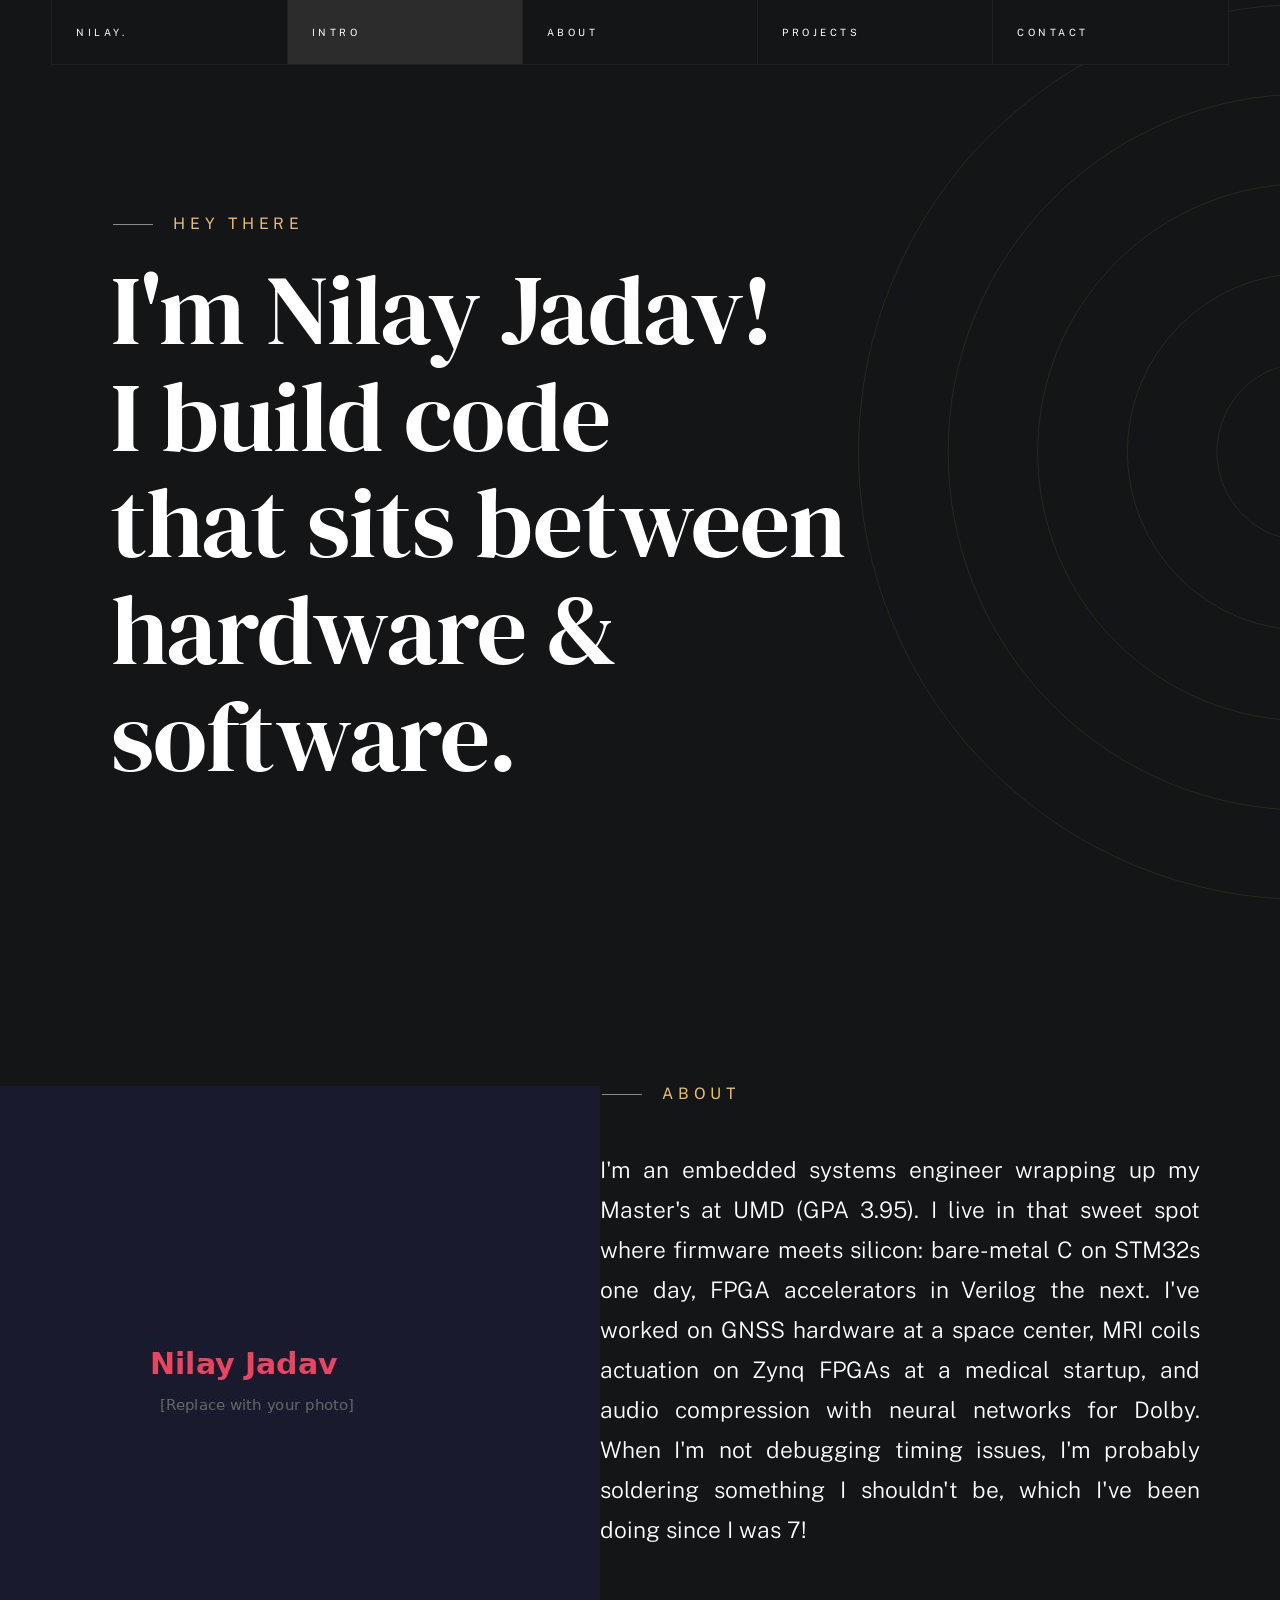
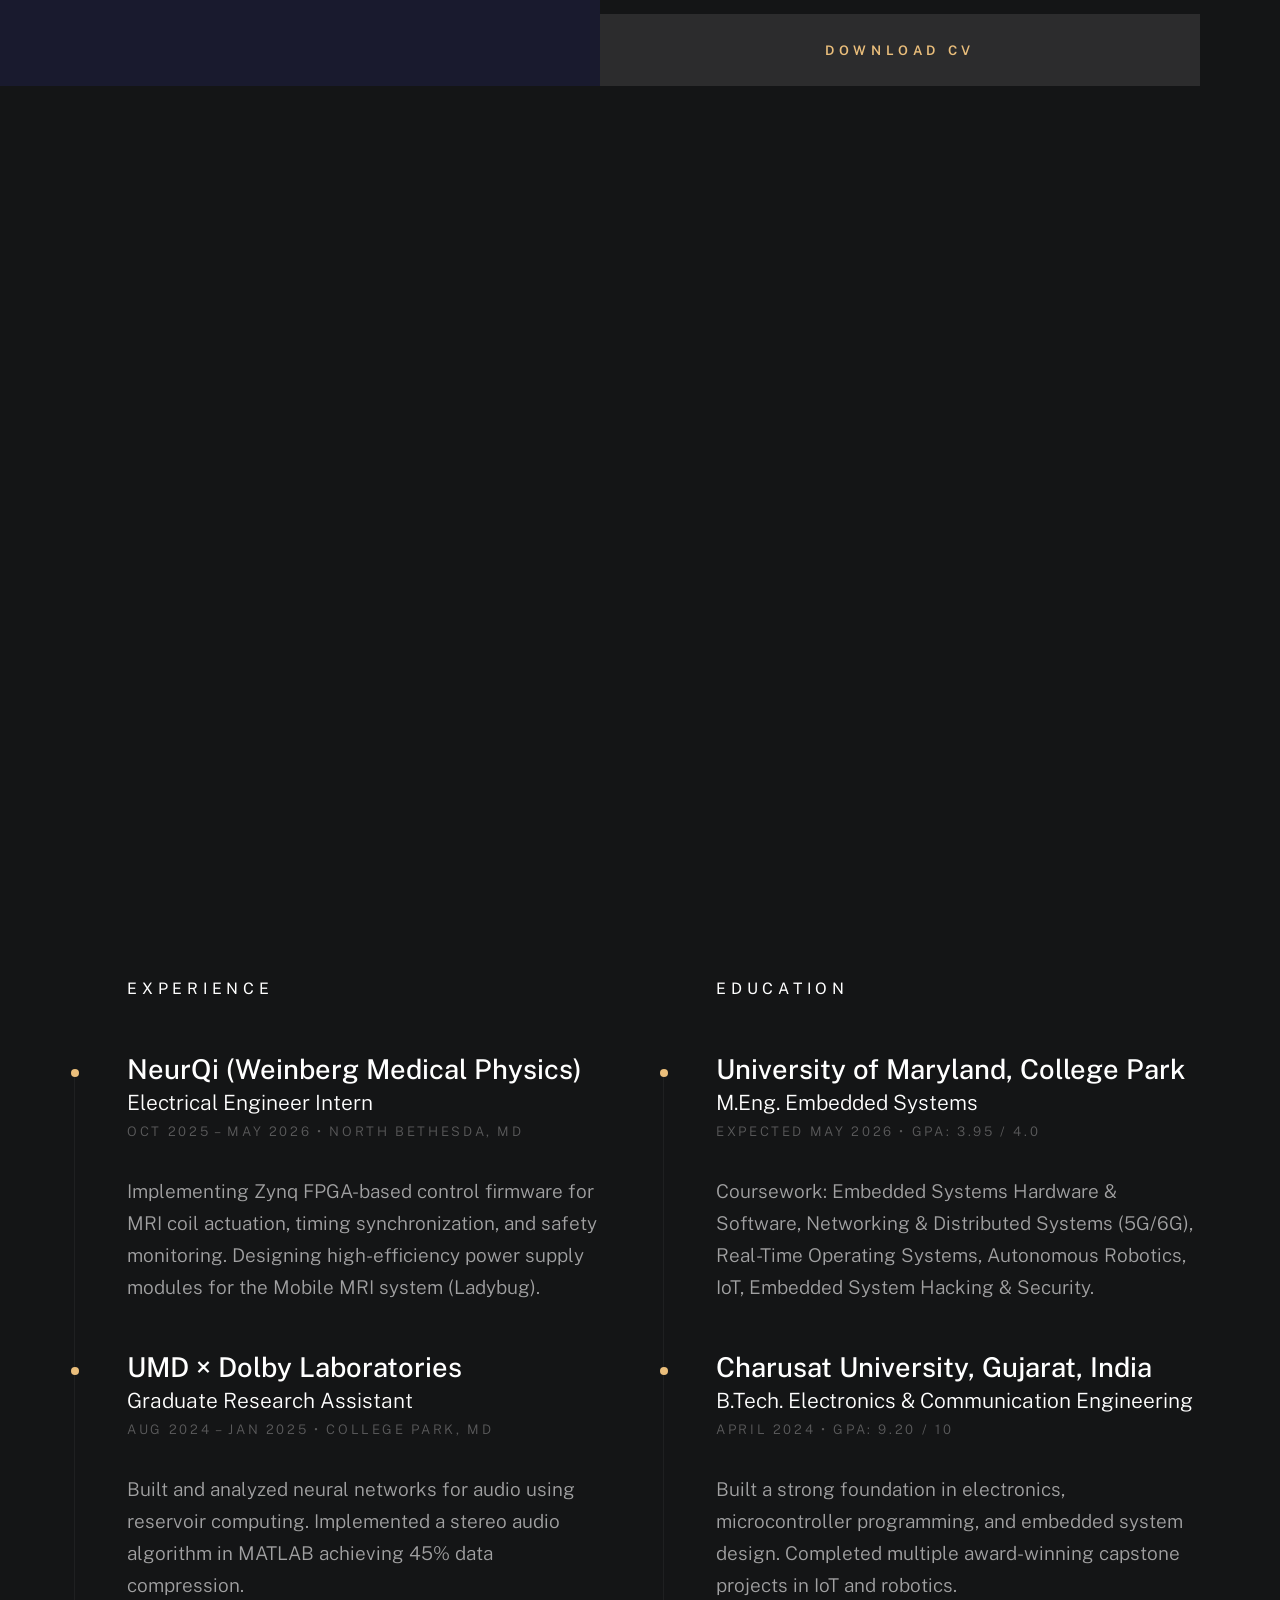
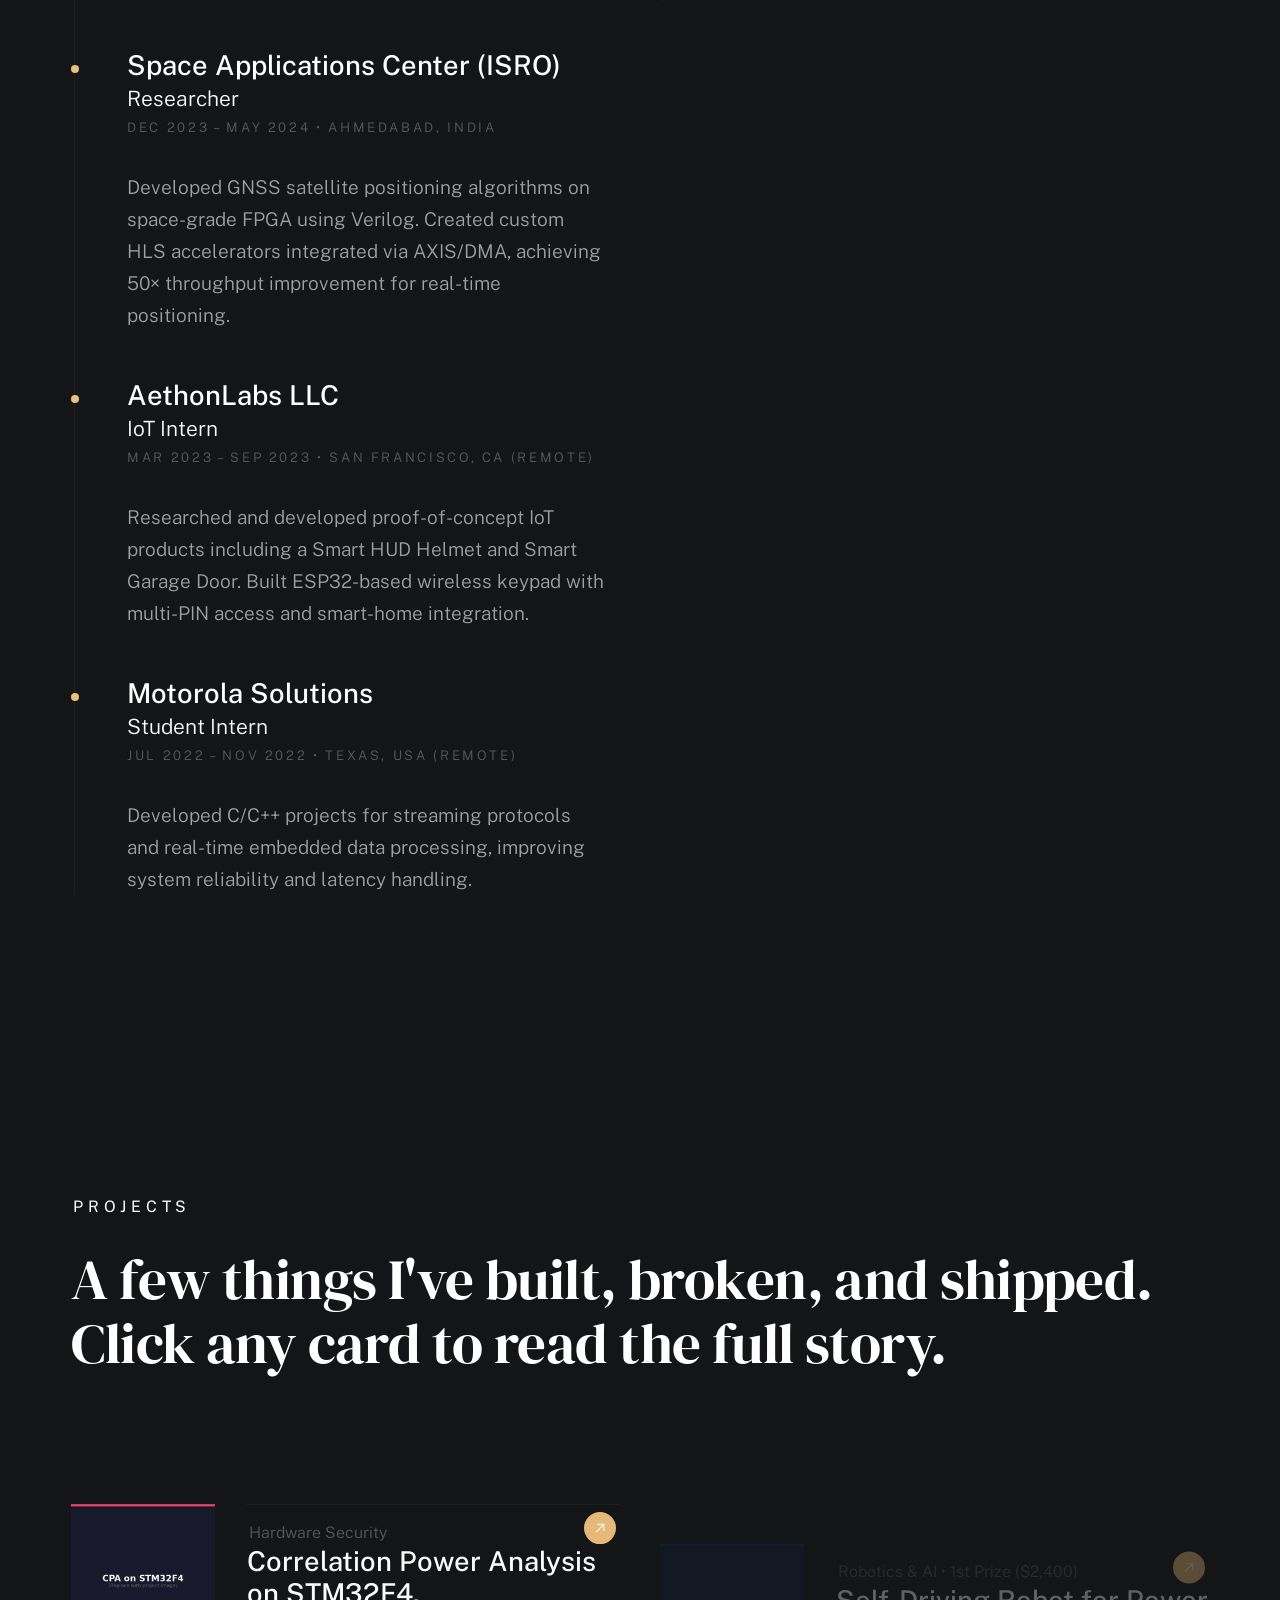
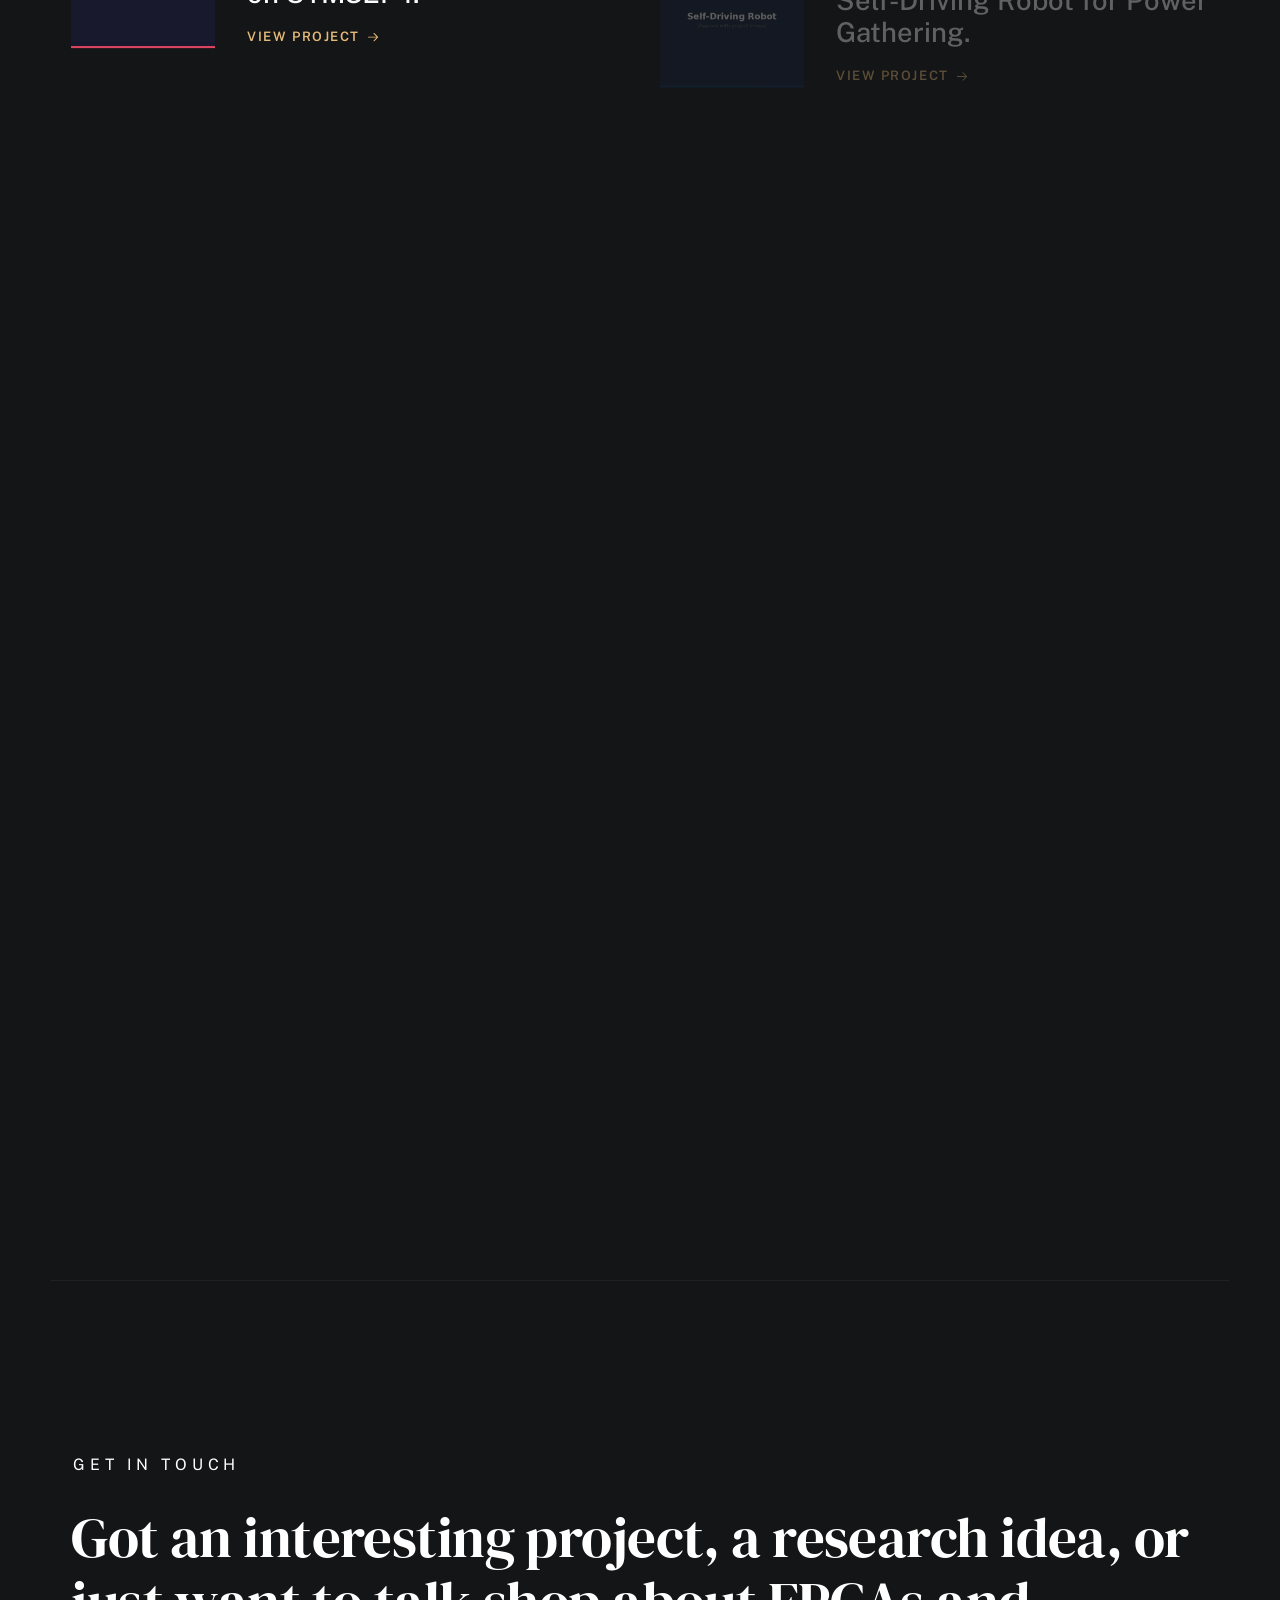
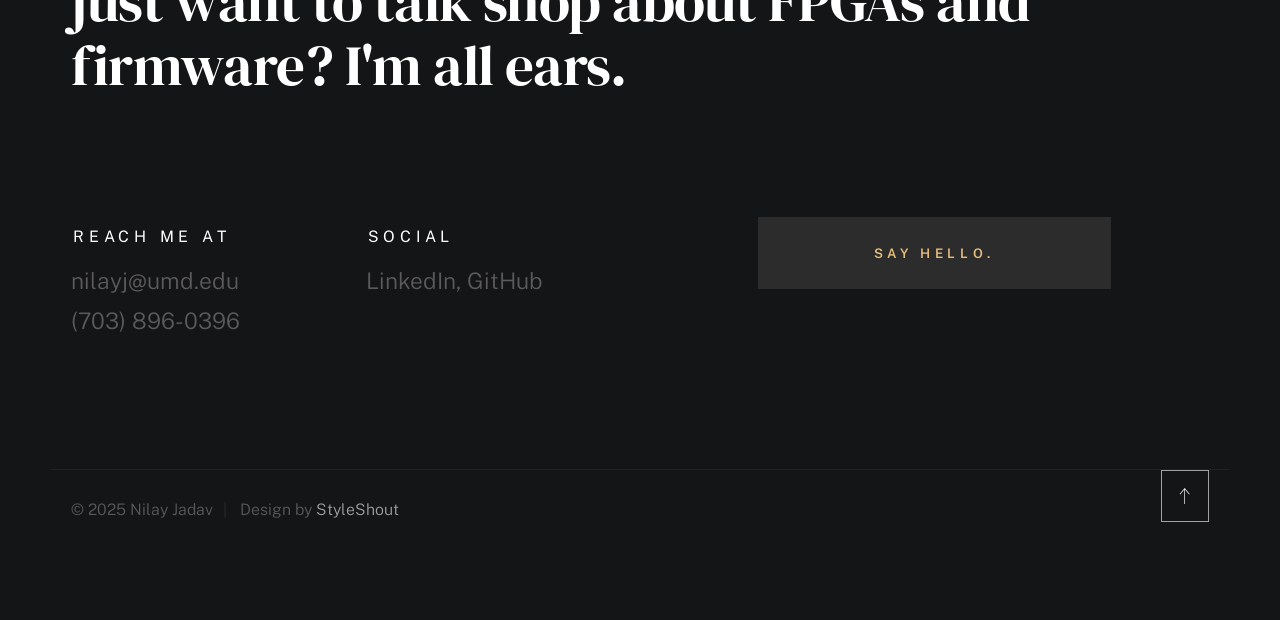
<file: index.html>
<!DOCTYPE html>
<html class="no-js ss-preload" lang="en">
<head>

    <meta charset="utf-8">
    <title>Nilay Jadav | Embedded Systems Engineer</title>
    <meta name="description" content="Portfolio of Nilay Jadav — Embedded Systems Engineer specializing in FPGA, real-time firmware, and hardware-software co-design.">
    <meta name="author" content="Nilay Jadav">
    <meta name="viewport" content="width=device-width, initial-scale=1">

    <link rel="stylesheet" href="css/vendor.css">
    <link rel="stylesheet" href="css/styles.css">

    <!-- Custom overrides -->
    <style>
        /* --- Make project links clearly clickable --- */
        .folio-list__item-link {
            text-decoration: none;
        }
        .about-info__text {
            padding-top: var(--vspace-1) !important;
        }
        .folio-list__item-text {
            position: relative;
        }
        /* "View Project" indicator under each item */
        .folio-list__view-cta {
            display: inline-flex;
            align-items: center;
            gap: 0.6rem;
            margin-top: 1.2rem;
            font-size: 1.3rem;
            font-weight: 600;
            letter-spacing: 0.12em;
            text-transform: uppercase;
            color: var(--color-1, #cf1767);
            transition: gap 0.4s ease;
        }
        .folio-list__item:hover .folio-list__view-cta {
            gap: 1.2rem;
        }
        .folio-list__view-cta svg {
            width: 14px;
            height: 14px;
            fill: currentColor;
        }
        /* Make proj-link arrow more visible */
        .attention-getter {
            text-align: justify;
        }
        .folio-list__proj-link {
            background: var(--color-1, #cf1767);
            border-radius: 50%;
            transition: transform 0.3s ease, background 0.3s ease;
        }
        .folio-list__item:hover .folio-list__proj-link {
            transform: scale(1.3);
        }

        /* --- Skills grid --- */
        .skills-grid {
            display: grid;
            grid-template-columns: repeat(auto-fill, minmax(200px, 1fr));
            gap: 2rem;
            margin-top: 2rem;
        }
        .skills-grid__group h4 {
            font-size: 1.3rem;
            font-weight: 700;
            letter-spacing: 0.15em;
            text-transform: uppercase;
            color: rgba(255,255,255,0.35);
            margin-bottom: 1rem;
        }
        .skills-grid__group ul {
            list-style: none;
            padding: 0;
            margin: 0;
        }
        .skills-grid__group ul li {
            font-size: 1.6rem;
            padding: 0.4rem 0;
            color: var(--color-text-light);
            border-bottom: 1px solid rgba(255,255,255,0.04);
        }
        .s-works {
            padding-bottom: 0;
        }
    </style>

    <link rel="apple-touch-icon" sizes="180x180" href="apple-touch-icon.png">
    <link rel="icon" type="image/png" sizes="32x32" href="favicon-32x32.png">
    <link rel="icon" type="image/png" sizes="16x16" href="favicon-16x16.png">
    <link rel="manifest" href="site.webmanifest">

</head>

<body id="top">

    <!-- # preloader
    ================================================== -->
    <div id="preloader">
        <div id="loader">
        </div>
    </div>


    <!-- # page wrap
    ================================================== -->
    <div class="s-pagewrap">

        <div class="circles">
            <span></span>
            <span></span>
            <span></span>
            <span></span>
            <span></span>
        </div>


        <!-- ## site header 
        ================================================== -->
        <header class="s-header">

            <div class="header-mobile">
                <span class="mobile-home-link"><a href="index.html">Nilay.</a></span>
                <a class="mobile-menu-toggle" href="#0"><span>Menu</span></a>
            </div>

            <div class="row wide main-nav-wrap">
                <nav class="column lg-12 main-nav">
                    <ul>
                        <li><a href="index.html" class="home-link">Nilay.</a></li>
                        <li class="current"><a href="#intro" class="smoothscroll">Intro</a></li>
                        <li><a href="#about" class="smoothscroll">About</a></li>
                        <li><a href="#works" class="smoothscroll">Projects</a></li>
                        <li><a href="#contact" class="smoothscroll">Contact</a></li>
                    </ul>
                </nav>
            </div>

        </header>


        <!-- ## main content
        ================================================== -->
        <main class="s-content">


            <!-- ### intro
            ================================================== -->
            <section id="intro" class="s-intro target-section">

                <div class="row intro-content wide">

                    <div class="column">
                        <div class="text-pretitle with-line">
                            Hey there
                        </div>

                        <h1 class="text-huge-title">
                            I'm Nilay Jadav! <br>
                            I build code <br>
                            that sits between <br>
                            hardware &amp; <br>
                            software.
                        </h1>
                    </div>

                    <ul class="intro-social">
                        <li><a href="https://linkedin.com/in/nilayjadav" target="_blank" rel="noopener">LinkedIn</a></li>
                        <li><a href="https://github.com/nilayjadav" target="_blank" rel="noopener">GitHub</a></li>
                        <li><a href="mailto:nilayj@umd.edu">Email</a></li>
                    </ul>

                </div>

                <a href="#about" class="intro-scrolldown smoothscroll">
                    <svg width="24" height="24" viewBox="0 0 24 24" xmlns="http://www.w3.org/2000/svg" fill-rule="evenodd" clip-rule="evenodd"><path d="M11 21.883l-6.235-7.527-.765.644 7.521 9 7.479-9-.764-.645-6.236 7.529v-21.884h-1v21.883z"/></svg>
                </a>

            </section>


            <!-- ### about
            ================================================== -->
            <section id="about" class="s-about target-section">

                <div class="row about-info wide" data-animate-block>

                    <div class="column lg-6 md-12 about-info__pic-block">
                        <img src="images/about-photo.jpg" 
                             srcset="images/about-photo.jpg 1x, images/about-photo@2x.jpg 2x" alt="Nilay Jadav" class="about-info__pic" data-animate-el loading="lazy">
                    </div>

                    <div class="column lg-6 md-12">
                        <div class="about-info__text">

                            <h2 class="text-pretitle with-line" data-animate-el>
                                About
                            </h2>
                            <p class="attention-getter" data-animate-el>
                                I'm an embedded systems engineer wrapping up my Master's at UMD (GPA 3.95). 
                                I live in that sweet spot where firmware meets silicon: bare-metal C on STM32s 
                                one day, FPGA accelerators in Verilog the next. I've worked on GNSS hardware at 
                                a space center, MRI coils actuation on Zynq FPGAs at a medical startup, and audio compression 
                                with neural networks for Dolby. When I'm not debugging timing issues, I'm probably 
                                soldering something I shouldn't be, which I've been doing since I was 7!
                            </p>
                            <a href="Nilay_Resume.pdf" class="btn btn--medium u-fullwidth" data-animate-el target="_blank">Download CV</a>

                        </div>
                    </div>
                </div>


                <div class="row about-expertise" data-animate-block>
                    <div class="column lg-12">

                        <h2 class="text-pretitle" data-animate-el>Skills &amp; Tools</h2>

                        <div class="skills-grid" data-animate-el>
                            <div class="skills-grid__group">
                                <h4>Languages</h4>
                                <ul>
                                    <li>C / C++</li>
                                    <li>Embedded C</li>
                                    <li>Python</li>
                                    <li>Verilog / SystemVerilog</li>
                                    <li>MATLAB</li>
                                    <li>Assembly</li>
                                    
                                </ul>
                            </div>
                            <div class="skills-grid__group">
                                <h4>Hardware</h4>
                                <ul>
                                    <li>FPGA / Zynq SoC</li>
                                    <li>ARM / AVR / PIC</li>
                                    <li>Jetson Boards</li>
                                    <li>Raspberry Pi</li>
                                    <li>PCB Design</li>
                                    <li>Power Electronics</li>
                                    <li>Everything Bagel (I meant everything in electronics)</li>
                                </ul>
                            </div>
                            <div class="skills-grid__group">
                                <h4>Protocols</h4>
                                <ul>
                                    <li>I2C / SPI / UART</li>
                                    <li>RS232 / RS485</li>
                                    <li>LoRa / Wi-Fi / BLE</li>
                                    <li>AXIS / DMA</li>
                                </ul>
                            </div>
                            <div class="skills-grid__group">
                                <h4>Tools</h4>
                                <ul>
                                    <li>Vivado / Vitis / HLS</li>
                                    <li>STM32 CubeIDE</li>
                                    <li>Atmel Studio 7</li>
                                    <li>Proteus</li>
                                    <li>Keil</li>
                                    <li>KiCad / Altium</li>
                                    <li>Arduino IDE</li>
                                    <li>Git / JIRA</li>
                                    <li>Fusion 360</li>
                                </ul>
                            </div>
                        </div>

                    </div>
                </div>


                <div class="row about-timelines" data-animate-block>

                    <div class="column lg-6 tab-12">

                        <h2 class="text-pretitle" data-animate-el>
                            Experience
                        </h2>

                        <div class="timeline" data-animate-el>

                            <div class="timeline__block">
                                <div class="timeline__bullet"></div>
                                <div class="timeline__header">
                                    <h4 class="timeline__title">NeurQi (Weinberg Medical Physics)</h4>
                                    <h5 class="timeline__meta">Electrical Engineer Intern</h5>
                                    <p class="timeline__timeframe">Oct 2025 – May 2026 &bull; North Bethesda, MD</p>
                                </div>
                                <div class="timeline__desc">
                                    <p>Implementing Zynq FPGA-based control firmware for MRI coil actuation, timing synchronization, and safety monitoring. Designing high-efficiency power supply modules for the Mobile MRI system (Ladybug).</p>
                                </div>
                            </div>
    
                            <div class="timeline__block">
                                <div class="timeline__bullet"></div>
                                <div class="timeline__header">
                                    <h4 class="timeline__title">UMD &times; Dolby Laboratories</h4>
                                    <h5 class="timeline__meta">Graduate Research Assistant</h5>
                                    <p class="timeline__timeframe">Aug 2024 – Jan 2025 &bull; College Park, MD</p>
                                </div>
                                <div class="timeline__desc">
                                    <p>Built and analyzed neural networks for audio using reservoir computing. Implemented a stereo audio algorithm in MATLAB achieving 45% data compression.</p>
                                </div>
                            </div>

                            <div class="timeline__block">
                                <div class="timeline__bullet"></div>
                                <div class="timeline__header">
                                    <h4 class="timeline__title">Space Applications Center (ISRO)</h4>
                                    <h5 class="timeline__meta">Researcher</h5>
                                    <p class="timeline__timeframe">Dec 2023 – May 2024 &bull; Ahmedabad, India</p>
                                </div>
                                <div class="timeline__desc">
                                    <p>Developed GNSS satellite positioning algorithms on space-grade FPGA using Verilog. Created custom HLS accelerators integrated via AXIS/DMA, achieving 50&times; throughput improvement for real-time positioning.</p>
                                </div>
                            </div>

                            <div class="timeline__block">
                                <div class="timeline__bullet"></div>
                                <div class="timeline__header">
                                    <h4 class="timeline__title">AethonLabs LLC</h4>
                                    <h5 class="timeline__meta">IoT Intern</h5>
                                    <p class="timeline__timeframe">Mar 2023 – Sep 2023 &bull; San Francisco, CA (Remote)</p>
                                </div>
                                <div class="timeline__desc">
                                    <p>Researched and developed proof-of-concept IoT products including a Smart HUD Helmet and Smart Garage Door. Built ESP32-based wireless keypad with multi-PIN access and smart-home integration.</p>
                                </div>
                            </div>

                            <div class="timeline__block">
                                <div class="timeline__bullet"></div>
                                <div class="timeline__header">
                                    <h4 class="timeline__title">Motorola Solutions</h4>
                                    <h5 class="timeline__meta">Student Intern</h5>
                                    <p class="timeline__timeframe">Jul 2022 – Nov 2022 &bull; Texas, USA (Remote)</p>
                                </div>
                                <div class="timeline__desc">
                                    <p>Developed C/C++ projects for streaming protocols and real-time embedded data processing, improving system reliability and latency handling.</p>
                                </div>
                            </div>
    
                        </div>

                    </div>

                    <div class="column lg-6 tab-12">

                        <h2 class="text-pretitle" data-animate-el>
                            Education
                        </h2>

                        <div class="timeline" data-animate-el>

                            <div class="timeline__block">
                                <div class="timeline__bullet"></div>
                                <div class="timeline__header">
                                    <h4 class="timeline__title">University of Maryland, College Park</h4>
                                    <h5 class="timeline__meta">M.Eng. Embedded Systems</h5>
                                    <p class="timeline__timeframe">Expected May 2026 &bull; GPA: 3.95 / 4.0</p>
                                </div>
                                <div class="timeline__desc">
                                    <p>Coursework: Embedded Systems Hardware &amp; Software, Networking &amp; Distributed Systems (5G/6G), Real-Time Operating Systems, Autonomous Robotics, IoT, Embedded System Hacking &amp; Security.</p>
                                </div>
                            </div>
    
                            <div class="timeline__block">
                                <div class="timeline__bullet"></div>
                                <div class="timeline__header">
                                    <h4 class="timeline__title">Charusat University, Gujarat, India</h4>
                                    <h5 class="timeline__meta">B.Tech. Electronics &amp; Communication Engineering</h5>
                                    <p class="timeline__timeframe">April 2024 &bull; GPA: 9.20 / 10</p>
                                </div>
                                <div class="timeline__desc">
                                    <p>Built a strong foundation in electronics, microcontroller programming, and embedded system design. Completed multiple award-winning capstone projects in IoT and robotics.</p>
                                </div>
                            </div>
    
                        </div>
                        
                    </div>

                </div>

            </section>


            <!-- ### works
            ================================================== -->
            <section id="works" class="s-works target-section">

                <div class="row works-portfolio">

                    <div class="column lg-12" data-animate-block>

                        <h2 class="text-pretitle" data-animate-el>
                            Projects 
                        </h2>
                        <p class="h1" data-animate-el>
                            A few things I've built, broken, and shipped. Click any card to read the full story.
                        </p>
    
                        <ul class="folio-list row block-lg-one-half block-stack-on-1000">

                            <li class="folio-list__item column" data-animate-el>
                                <a class="folio-list__item-link" href="projects/cpa-stm32.html">
                                    <div class="folio-list__item-pic">
                                        <img src="images/portfolio/cpa-stm32.jpg"
                                             srcset="images/portfolio/cpa-stm32.jpg 1x, images/portfolio/cpa-stm32@2x.jpg 2x" alt="Correlation Power Analysis" loading="lazy">
                                    </div>
                                    <div class="folio-list__item-text">
                                        <div class="folio-list__item-cat">Hardware Security</div>
                                        <div class="folio-list__item-title">Correlation Power Analysis on STM32F4.</div>
                                        <div class="folio-list__view-cta">View Project <svg viewBox="0 0 15 15" xmlns="http://www.w3.org/2000/svg"><path d="M8.14645 3.14645C8.34171 2.95118 8.65829 2.95118 8.85355 3.14645L12.8536 7.14645C13.0488 7.34171 13.0488 7.65829 12.8536 7.85355L8.85355 11.8536C8.65829 12.0488 8.34171 12.0488 8.14645 11.8536C7.95118 11.6583 7.95118 11.3417 8.14645 11.1464L11.2929 8H2.5C2.22386 8 2 7.77614 2 7.5C2 7.22386 2.22386 7 2.5 7H11.2929L8.14645 3.85355C7.95118 3.65829 7.95118 3.34171 8.14645 3.14645Z" fill="currentColor" fill-rule="evenodd" clip-rule="evenodd"></path></svg></div>
                                    </div>
                                </a>
                                <a class="folio-list__proj-link" href="projects/cpa-stm32.html" title="project link">
                                    <svg width="15" height="15" viewBox="0 0 15 15" fill="none" xmlns="http://www.w3.org/2000/svg"><path d="M8.14645 3.14645C8.34171 2.95118 8.65829 2.95118 8.85355 3.14645L12.8536 7.14645C13.0488 7.34171 13.0488 7.65829 12.8536 7.85355L8.85355 11.8536C8.65829 12.0488 8.34171 12.0488 8.14645 11.8536C7.95118 11.6583 7.95118 11.3417 8.14645 11.1464L11.2929 8H2.5C2.22386 8 2 7.77614 2 7.5C2 7.22386 2.22386 7 2.5 7H11.2929L8.14645 3.85355C7.95118 3.65829 7.95118 3.34171 8.14645 3.14645Z" fill="currentColor" fill-rule="evenodd" clip-rule="evenodd"></path></svg>
                                </a>
                            </li>

                            <li class="folio-list__item column" data-animate-el>
                                <a class="folio-list__item-link" href="projects/self-driving-robot.html">
                                    <div class="folio-list__item-pic">
                                        <img src="images/portfolio/self-driving-robot.jpg" 
                                             srcset="images/portfolio/self-driving-robot.jpg 1x, images/portfolio/self-driving-robot@2x.jpeg 2x" alt="Self-Driving Robot" loading="lazy">
                                    </div>
                                    <div class="folio-list__item-text">
                                        <div class="folio-list__item-cat">Robotics &amp; AI &bull; 1st Prize ($2,400)</div>
                                        <div class="folio-list__item-title">Self-Driving Robot for Power Gathering.</div>
                                        <div class="folio-list__view-cta">View Project <svg viewBox="0 0 15 15" xmlns="http://www.w3.org/2000/svg"><path d="M8.14645 3.14645C8.34171 2.95118 8.65829 2.95118 8.85355 3.14645L12.8536 7.14645C13.0488 7.34171 13.0488 7.65829 12.8536 7.85355L8.85355 11.8536C8.65829 12.0488 8.34171 12.0488 8.14645 11.8536C7.95118 11.6583 7.95118 11.3417 8.14645 11.1464L11.2929 8H2.5C2.22386 8 2 7.77614 2 7.5C2 7.22386 2.22386 7 2.5 7H11.2929L8.14645 3.85355C7.95118 3.65829 7.95118 3.34171 8.14645 3.14645Z" fill="currentColor" fill-rule="evenodd" clip-rule="evenodd"></path></svg></div>
                                    </div>
                                </a>
                                <a class="folio-list__proj-link" href="projects/self-driving-robot.html" title="project link">
                                    <svg width="15" height="15" viewBox="0 0 15 15" fill="none" xmlns="http://www.w3.org/2000/svg"><path d="M8.14645 3.14645C8.34171 2.95118 8.65829 2.95118 8.85355 3.14645L12.8536 7.14645C13.0488 7.34171 13.0488 7.65829 12.8536 7.85355L8.85355 11.8536C8.65829 12.0488 8.34171 12.0488 8.14645 11.8536C7.95118 11.6583 7.95118 11.3417 8.14645 11.1464L11.2929 8H2.5C2.22386 8 2 7.77614 2 7.5C2 7.22386 2.22386 7 2.5 7H11.2929L8.14645 3.85355C7.95118 3.65829 7.95118 3.34171 8.14645 3.14645Z" fill="currentColor" fill-rule="evenodd" clip-rule="evenodd"></path></svg>
                                </a>
                            </li>

                            <li class="folio-list__item column" data-animate-el>
                                <a class="folio-list__item-link" href="projects/iot-drone.html">
                                    <div class="folio-list__item-pic">
                                        <img src="images/portfolio/iot-drone.jpg" 
                                             srcset="images/portfolio/iot-drone.jpg 1x, images/portfolio/iot-drone@2x.jpg 2x" alt="IoT Water Quality Drone" loading="lazy">
                                    </div>
                                    <div class="folio-list__item-text">
                                        <div class="folio-list__item-cat">IoT &amp; Blockchain &bull; SSIP Funded</div>
                                        <div class="folio-list__item-title">IoT-Blockchain Water Quality Drone.</div>
                                        <div class="folio-list__view-cta">View Project <svg viewBox="0 0 15 15" xmlns="http://www.w3.org/2000/svg"><path d="M8.14645 3.14645C8.34171 2.95118 8.65829 2.95118 8.85355 3.14645L12.8536 7.14645C13.0488 7.34171 13.0488 7.65829 12.8536 7.85355L8.85355 11.8536C8.65829 12.0488 8.34171 12.0488 8.14645 11.8536C7.95118 11.6583 7.95118 11.3417 8.14645 11.1464L11.2929 8H2.5C2.22386 8 2 7.77614 2 7.5C2 7.22386 2.22386 7 2.5 7H11.2929L8.14645 3.85355C7.95118 3.65829 7.95118 3.34171 8.14645 3.14645Z" fill="currentColor" fill-rule="evenodd" clip-rule="evenodd"></path></svg></div>
                                    </div>
                                </a>
                                <a class="folio-list__proj-link" href="projects/iot-drone.html" title="project link">
                                    <svg width="15" height="15" viewBox="0 0 15 15" fill="none" xmlns="http://www.w3.org/2000/svg"><path d="M8.14645 3.14645C8.34171 2.95118 8.65829 2.95118 8.85355 3.14645L12.8536 7.14645C13.0488 7.34171 13.0488 7.65829 12.8536 7.85355L8.85355 11.8536C8.65829 12.0488 8.34171 12.0488 8.14645 11.8536C7.95118 11.6583 7.95118 11.3417 8.14645 11.1464L11.2929 8H2.5C2.22386 8 2 7.77614 2 7.5C2 7.22386 2.22386 7 2.5 7H11.2929L8.14645 3.85355C7.95118 3.65829 7.95118 3.34171 8.14645 3.14645Z" fill="currentColor" fill-rule="evenodd" clip-rule="evenodd"></path></svg>
                                </a>
                            </li>

                            <li class="folio-list__item column" data-animate-el>
                                <a class="folio-list__item-link" href="projects/smart-irrigation.html">
                                    <div class="folio-list__item-pic">
                                        <img src="images/portfolio/smart-irrigation.jpg"
                                             srcset="images/portfolio/smart-irrigation.jpg 1x, images/portfolio/smart-irrigation@2x.jpg 2x" alt="Smart Irrigation" loading="lazy">
                                    </div>
                                    <div class="folio-list__item-text">
                                        <div class="folio-list__item-cat">IoT &amp; Embedded</div>
                                        <div class="folio-list__item-title">ESP32 Smart Irrigation Nodes.</div>
                                        <div class="folio-list__view-cta">View Project <svg viewBox="0 0 15 15" xmlns="http://www.w3.org/2000/svg"><path d="M8.14645 3.14645C8.34171 2.95118 8.65829 2.95118 8.85355 3.14645L12.8536 7.14645C13.0488 7.34171 13.0488 7.65829 12.8536 7.85355L8.85355 11.8536C8.65829 12.0488 8.34171 12.0488 8.14645 11.8536C7.95118 11.6583 7.95118 11.3417 8.14645 11.1464L11.2929 8H2.5C2.22386 8 2 7.77614 2 7.5C2 7.22386 2.22386 7 2.5 7H11.2929L8.14645 3.85355C7.95118 3.65829 7.95118 3.34171 8.14645 3.14645Z" fill="currentColor" fill-rule="evenodd" clip-rule="evenodd"></path></svg></div>
                                    </div>
                                </a>
                                <a class="folio-list__proj-link" href="projects/smart-irrigation.html" title="project link">
                                    <svg width="15" height="15" viewBox="0 0 15 15" fill="none" xmlns="http://www.w3.org/2000/svg"><path d="M8.14645 3.14645C8.34171 2.95118 8.65829 2.95118 8.85355 3.14645L12.8536 7.14645C13.0488 7.34171 13.0488 7.65829 12.8536 7.85355L8.85355 11.8536C8.65829 12.0488 8.34171 12.0488 8.14645 11.8536C7.95118 11.6583 7.95118 11.3417 8.14645 11.1464L11.2929 8H2.5C2.22386 8 2 7.77614 2 7.5C2 7.22386 2.22386 7 2.5 7H11.2929L8.14645 3.85355C7.95118 3.65829 7.95118 3.34171 8.14645 3.14645Z" fill="currentColor" fill-rule="evenodd" clip-rule="evenodd"></path></svg>
                                </a>
                            </li>

                            <li class="folio-list__item column" data-animate-el>
                                <a class="folio-list__item-link" href="projects/sightsense.html">
                                    <div class="folio-list__item-pic">
                                        <img src="images/portfolio/sightsense.jpg" 
                                             srcset="images/portfolio/sightsense.jpg 1x, images/portfolio/sightsense@2x.jpg 2x" alt="SightSense" loading="lazy">
                                    </div>
                                    <div class="folio-list__item-text">
                                        <div class="folio-list__item-cat">Assistive Tech &bull; Patent Filed</div>
                                        <div class="folio-list__item-title">SightSense Smart Blind Stick.</div>
                                        <div class="folio-list__view-cta">View Project <svg viewBox="0 0 15 15" xmlns="http://www.w3.org/2000/svg"><path d="M8.14645 3.14645C8.34171 2.95118 8.65829 2.95118 8.85355 3.14645L12.8536 7.14645C13.0488 7.34171 13.0488 7.65829 12.8536 7.85355L8.85355 11.8536C8.65829 12.0488 8.34171 12.0488 8.14645 11.8536C7.95118 11.6583 7.95118 11.3417 8.14645 11.1464L11.2929 8H2.5C2.22386 8 2 7.77614 2 7.5C2 7.22386 2.22386 7 2.5 7H11.2929L8.14645 3.85355C7.95118 3.65829 7.95118 3.34171 8.14645 3.14645Z" fill="currentColor" fill-rule="evenodd" clip-rule="evenodd"></path></svg></div>
                                    </div>
                                </a>
                                <a class="folio-list__proj-link" href="projects/sightsense.html" title="project link">
                                    <svg width="15" height="15" viewBox="0 0 15 15" fill="none" xmlns="http://www.w3.org/2000/svg"><path d="M8.14645 3.14645C8.34171 2.95118 8.65829 2.95118 8.85355 3.14645L12.8536 7.14645C13.0488 7.34171 13.0488 7.65829 12.8536 7.85355L8.85355 11.8536C8.65829 12.0488 8.34171 12.0488 8.14645 11.8536C7.95118 11.6583 7.95118 11.3417 8.14645 11.1464L11.2929 8H2.5C2.22386 8 2 7.77614 2 7.5C2 7.22386 2.22386 7 2.5 7H11.2929L8.14645 3.85355C7.95118 3.65829 7.95118 3.34171 8.14645 3.14645Z" fill="currentColor" fill-rule="evenodd" clip-rule="evenodd"></path></svg>
                                </a>
                            </li>

                            <li class="folio-list__item column" data-animate-el>
                                <a class="folio-list__item-link" href="projects/fpga-accelerators.html">
                                    <div class="folio-list__item-pic">
                                        <img src="images/portfolio/fpga-accelerators.jpg" 
                                             srcset="images/portfolio/fpga-accelerators.jpg 1x, images/portfolio/fpga-accelerators@2x.jpg 2x" alt="FPGA Accelerators" loading="lazy">
                                    </div>
                                    <div class="folio-list__item-text">
                                        <div class="folio-list__item-cat">FPGA &amp; Hardware &bull; IEEE Published</div>
                                        <div class="folio-list__item-title">FPGA Accelerators (GNSS &amp; Robotics).</div>
                                        <div class="folio-list__view-cta">View Project <svg viewBox="0 0 15 15" xmlns="http://www.w3.org/2000/svg"><path d="M8.14645 3.14645C8.34171 2.95118 8.65829 2.95118 8.85355 3.14645L12.8536 7.14645C13.0488 7.34171 13.0488 7.65829 12.8536 7.85355L8.85355 11.8536C8.65829 12.0488 8.34171 12.0488 8.14645 11.8536C7.95118 11.6583 7.95118 11.3417 8.14645 11.1464L11.2929 8H2.5C2.22386 8 2 7.77614 2 7.5C2 7.22386 2.22386 7 2.5 7H11.2929L8.14645 3.85355C7.95118 3.65829 7.95118 3.34171 8.14645 3.14645Z" fill="currentColor" fill-rule="evenodd" clip-rule="evenodd"></path></svg></div>
                                    </div>
                                </a>
                                <a class="folio-list__proj-link" href="projects/fpga-accelerators.html" title="project link">
                                    <svg width="15" height="15" viewBox="0 0 15 15" fill="none" xmlns="http://www.w3.org/2000/svg"><path d="M8.14645 3.14645C8.34171 2.95118 8.65829 2.95118 8.85355 3.14645L12.8536 7.14645C13.0488 7.34171 13.0488 7.65829 12.8536 7.85355L8.85355 11.8536C8.65829 12.0488 8.34171 12.0488 8.14645 11.8536C7.95118 11.6583 7.95118 11.3417 8.14645 11.1464L11.2929 8H2.5C2.22386 8 2 7.77614 2 7.5C2 7.22386 2.22386 7 2.5 7H11.2929L8.14645 3.85355C7.95118 3.65829 7.95118 3.34171 8.14645 3.14645Z" fill="currentColor" fill-rule="evenodd" clip-rule="evenodd"></path></svg>
                                </a>
                            </li>

                        </ul> <!-- end folio-list -->

                    </div> <!-- end column -->

                </div> <!-- end works-portfolio -->

            </section> <!-- end s-works -->

           <!-- ### publications
            ================================================== -->
            <section id="publications" class="target-section" style="padding-bottom:var(--vspace-2);">

                <div class="row" data-animate-block>
                    <div class="column lg-12">

                        <h2 class="text-pretitle" data-animate-el>
                            Publications &amp; Patent
                        </h2>
                        <p class="h1" data-animate-el>
                            Research that made it to print.
                        </p>

                        <div data-animate-el style="margin-top:var(--vspace-1_5);">

                            <div style="border-bottom:1px solid rgba(255,255,255,0.06);padding-bottom:2.4rem;margin-bottom:2.4rem;">
                                <h4 style="font-size:var(--text-md);margin-bottom:0.6rem;">
                                    <a href="https://ieeexplore.ieee.org/document/10969225" target="_blank" rel="noopener" style="color:var(--color-text);text-decoration:none;">
                                        FPGA Implementation of Hardware Accelerated 64-bit Floating Point Matrix-Multiplier for GNSS Data Processing
                                    </a>
                                </h4>
                                <p style="color:var(--color-text-light);font-size:1.5rem;margin-bottom:0.8rem;">IEEE &bull; 2024</p>
                                <a href="https://ieeexplore.ieee.org/document/10969225" target="_blank" rel="noopener" style="font-size:1.3rem;font-weight:600;letter-spacing:0.1em;text-transform:uppercase;color:var(--color-1);">Read Paper &nearr;</a>
                            </div>

                            <div style="border-bottom:1px solid rgba(255,255,255,0.06);padding-bottom:2.4rem;margin-bottom:2.4rem;">
                                <h4 style="font-size:var(--text-md);margin-bottom:0.6rem;">
                                    <a href="https://ieeexplore.ieee.org/document/10426431" target="_blank" rel="noopener" style="color:var(--color-text);text-decoration:none;">
                                        AI-Enhanced Quad-Wheeled Robot for Targeted Plant Disease Surveillance in Greenhouses
                                    </a>
                                </h4>
                                <p style="color:var(--color-text-light);font-size:1.5rem;margin-bottom:0.8rem;">IEEE &bull; 2023</p>
                                <a href="https://ieeexplore.ieee.org/document/10426431" target="_blank" rel="noopener" style="font-size:1.3rem;font-weight:600;letter-spacing:0.1em;text-transform:uppercase;color:var(--color-1);">Read Paper &nearr;</a>
                            </div>

                            <div>
                                <h4 style="font-size:var(--text-md);margin-bottom:0.6rem;">
                                    SightSense — Smart Assistive Blind Stick
                                </h4>
                                <p style="color:var(--color-text-light);font-size:1.5rem;margin-bottom:0.8rem;">Patent Filed &bull; 2024</p>
                            </div>

                        </div>

                    </div>
                </div>

            </section>

            <!-- ### contact
            ================================================== -->
            <section id="contact" class="s-contact target-section">

                <div class="row contact-top">
                    <div class="column lg-12">
                        <h2 class="text-pretitle">
                            Get In Touch
                        </h2>

                        <p class="h1">
                            Got an interesting project, a research idea, 
                            or just want to talk shop about FPGAs and firmware? I'm all ears.
                        </p>
                    </div>
                </div>

                <div class="row contact-bottom">
                    <div class="column lg-3 md-5 tab-6 stack-on-550 contact-block">
                        <h3 class="text-pretitle">Reach me at</h3>
                        <p class="contact-links">
                            <a href="mailto:nilayj@umd.edu">nilayj@umd.edu</a> <br>
                            <a href="tel:+17038960396">(703) 896-0396</a>
                        </p>
                    </div>
                    <div class="column lg-4 md-5 tab-6 stack-on-550 contact-block">
                        <h3 class="text-pretitle">Social</h3>
                        <ul class="contact-social">
                            <li><a href="https://linkedin.com/in/nilayjadav" target="_blank" rel="noopener">LinkedIn</a></li>
                            <li><a href="https://github.com/nilayjadav" target="_blank" rel="noopener">GitHub</a></li>
                        </ul>
                    </div>
                    <div class="column lg-4 md-12 contact-block">
                        <a href="mailto:nilayj@umd.edu" class="btn btn--medium u-fullwidth contact-btn">Say Hello.</a>
                    </div>
                </div>

            </section>

        </main>


        <!-- ## footer
        ================================================== -->
        <footer class="s-footer">

            <div class="row">
                <div class="column ss-copyright">
                    <span>&copy; 2025 Nilay Jadav</span> 
                    <span>Design by <a href="https://www.styleshout.com/">StyleShout</a></span>
                </div>

                <div class="ss-go-top">
                    <a class="smoothscroll" title="Back to Top" href="#top">
                        <svg xmlns="http://www.w3.org/2000/svg" viewBox="0 0 24 24" fill-rule="evenodd" clip-rule="evenodd"><path d="M11 2.206l-6.235 7.528-.765-.645 7.521-9 7.479 9-.764.646-6.236-7.53v21.884h-1v-21.883z"/></svg>
                    </a>
                </div>
            </div>

        </footer>

    </div>


    <!-- Java Script
    ================================================== -->
    <script src="js/plugins.js"></script>
    <script src="js/main.js"></script>

</body>
</html>
</file>
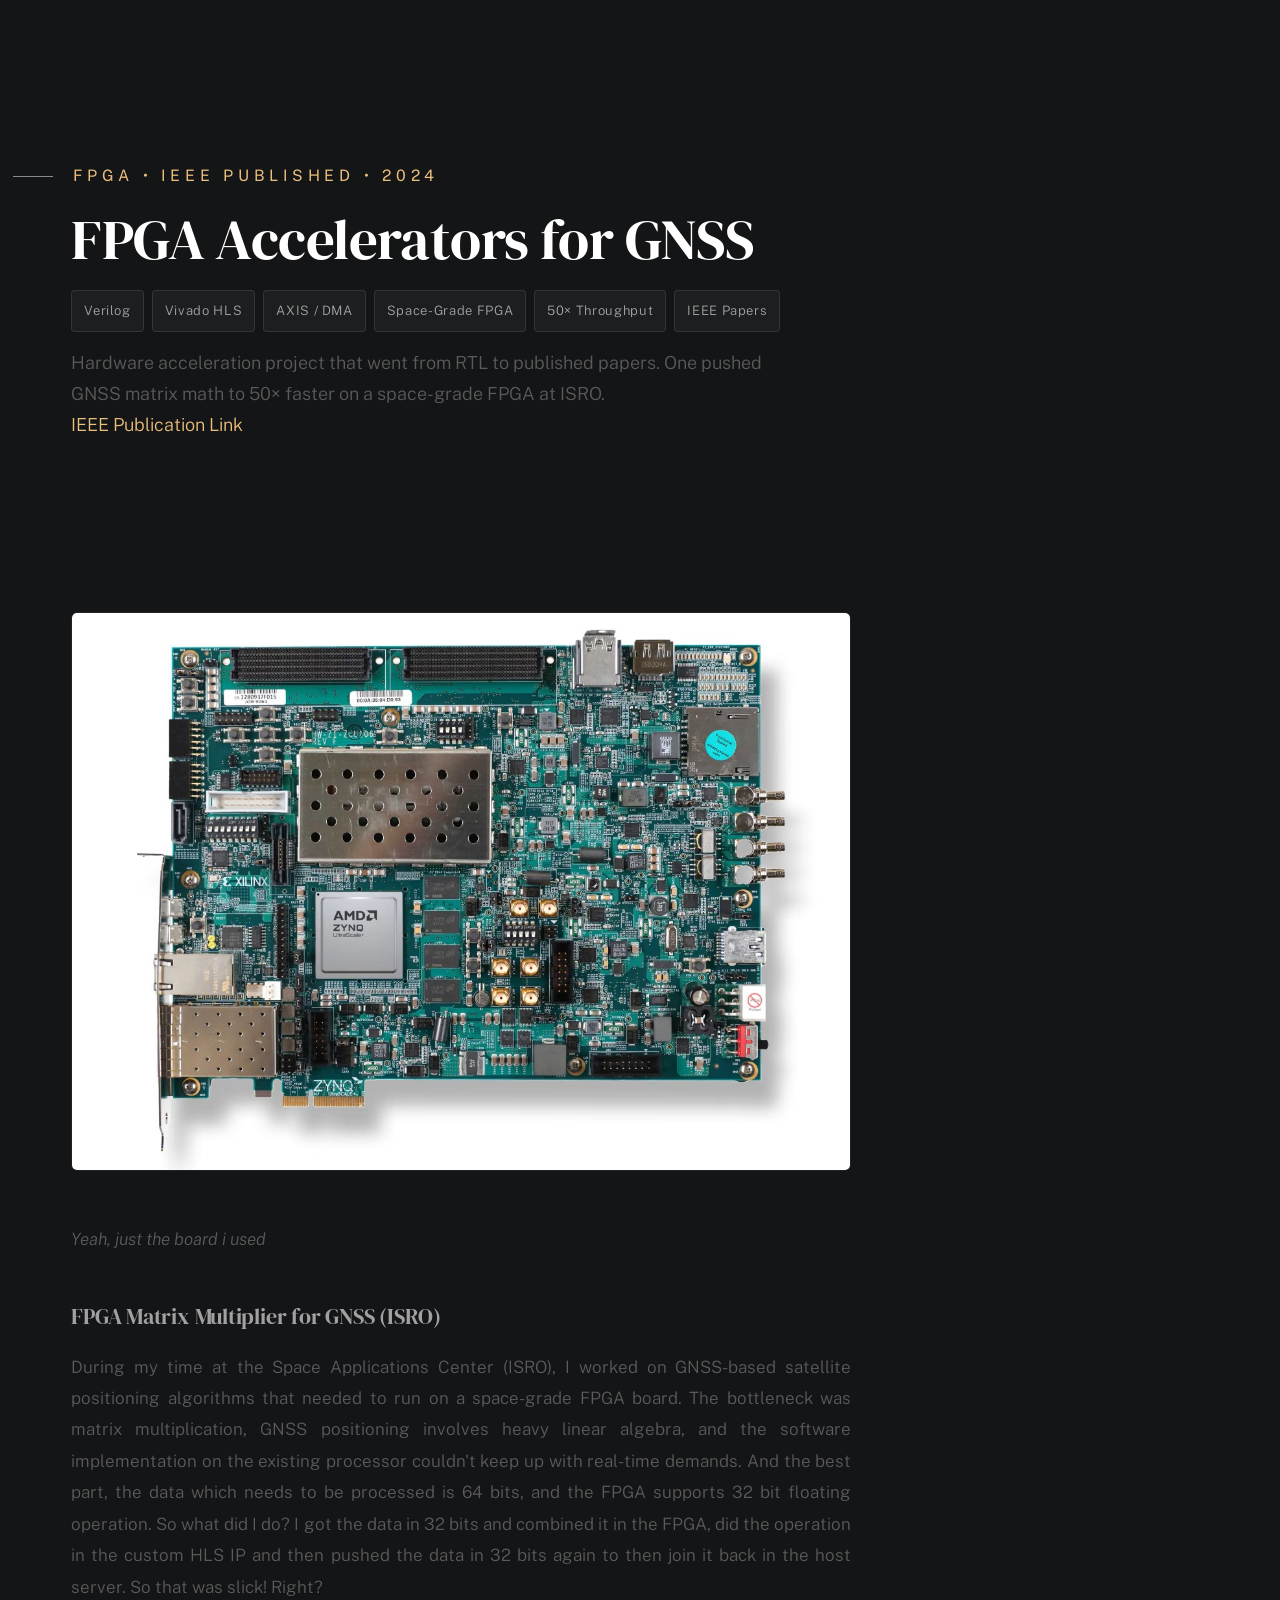
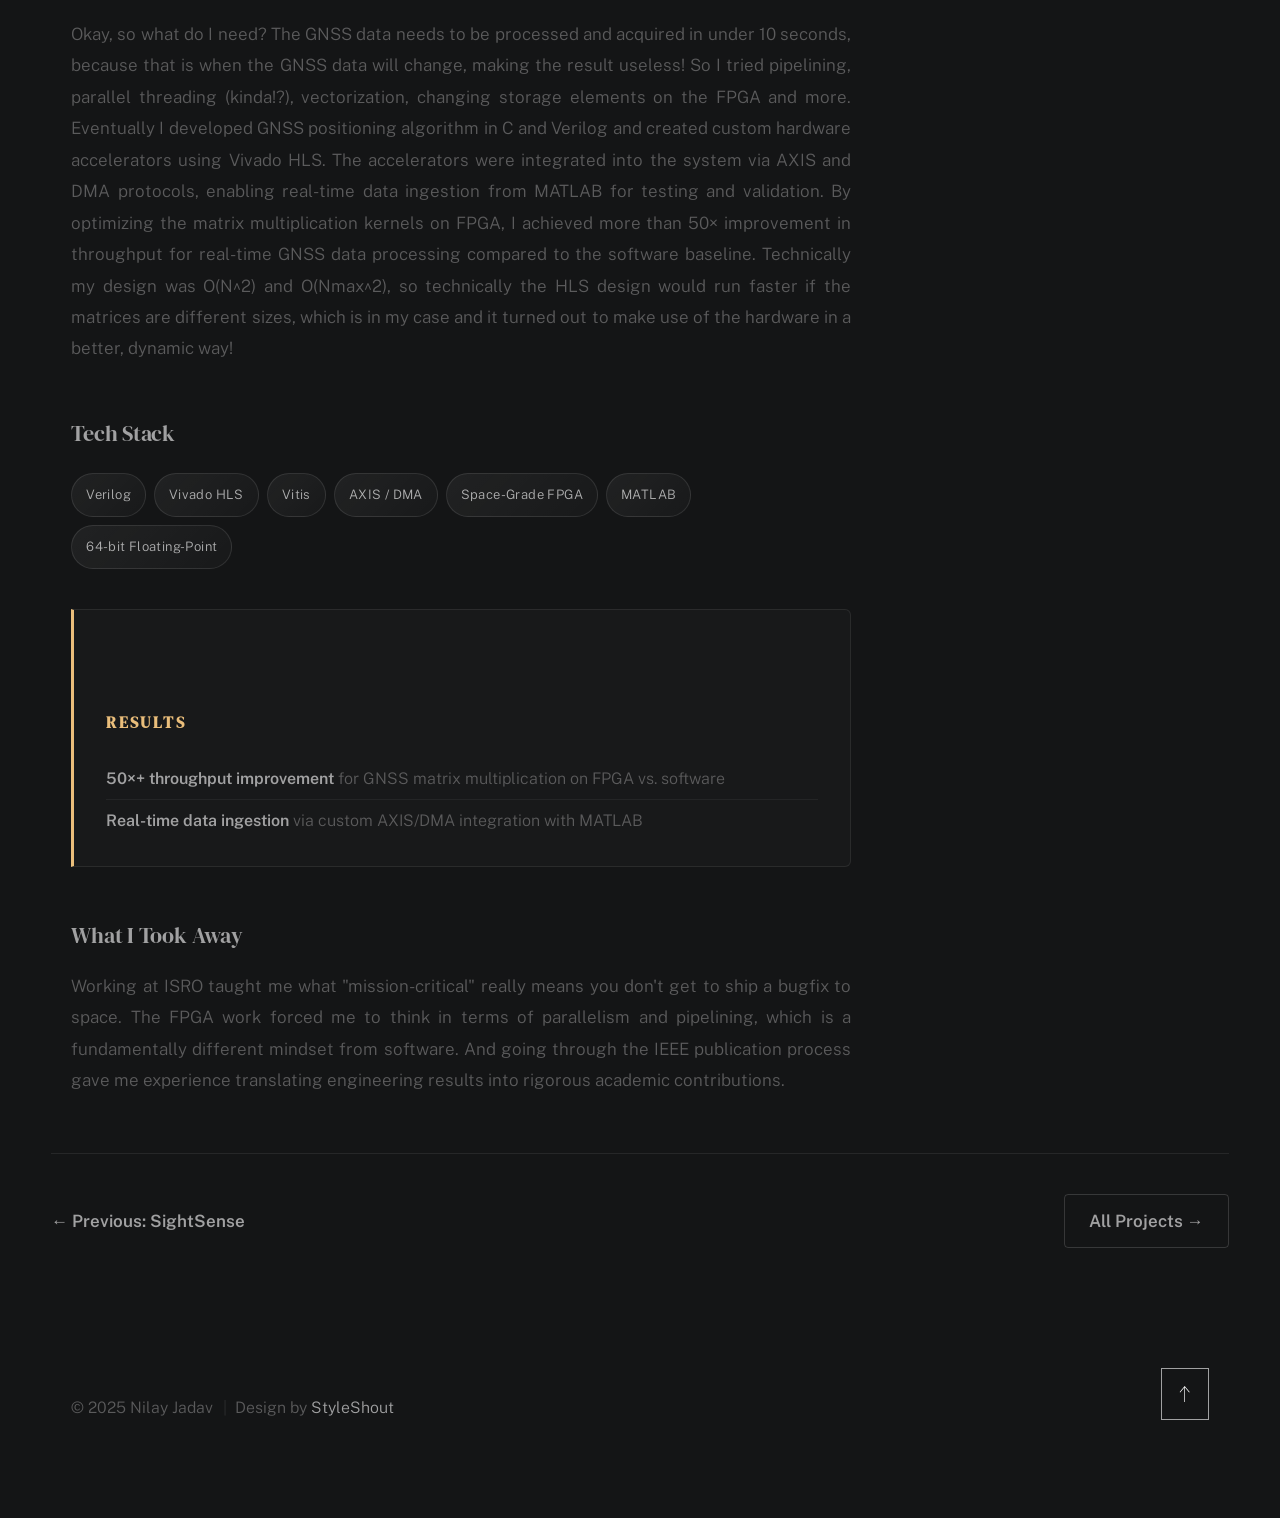
<file: projects/fpga-accelerators.html>
<!DOCTYPE html>
<html class="no-js" lang="en">
<head>
    <meta charset="utf-8">
    <title>FPGA Accelerators — GNSS  | Nilay Jadav</title>
    <meta name="description" content="FPGA-based matrix multiplier for GNSS with 50x throughput improvement, and AI greenhouse robot published in IEEE.">
    <meta name="viewport" content="width=device-width, initial-scale=1">
    <link rel="stylesheet" href="../css/vendor.css">
    <link rel="stylesheet" href="../css/styles.css">
    <link rel="stylesheet" href="../css/project.css">
</head>

<body id="top">
    <div class="s-pagewrap">
        <header class="s-header">
            <div class="header-mobile">
                <span class="mobile-home-link"><a href="../index.html">Nilay.</a></span>
                <a class="mobile-menu-toggle" href="#0"><span>Menu</span></a>
            </div>
            <div class="row wide main-nav-wrap">
                <nav class="column lg-12 main-nav">
                    <ul>
                        <li><a href="../index.html" class="home-link">Nilay.</a></li>
                        <li><a href="../index.html#intro">Intro</a></li>
                        <li><a href="../index.html#about">About</a></li>
                        <li class="current"><a href="../index.html#works">Projects</a></li>
                        <li><a href="../index.html#contact">Contact</a></li>
                    </ul>
                </nav>
            </div>
        </header>

        <main class="s-content">
            <section class="s-project-hero">
                <div class="row">
                    <div class="column lg-12">
                        <div class="text-pretitle with-line">FPGA &bull; IEEE Published &bull; 2024</div>
                        <h1 class="project-hero__title">FPGA Accelerators for GNSS</h1>
                        <div class="project-hero__meta">
                            <span>Verilog</span>
                            <span>Vivado HLS</span>
                            <span>AXIS / DMA</span>
                            <span>Space-Grade FPGA</span>
                            <span>50&times; Throughput</span>
                            <span>IEEE Papers</span>
                        </div>
                        <p class="project-hero__summary">
                           Hardware acceleration project that went from RTL to published papers. One pushed 
                            GNSS matrix math to 50&times; faster on a space-grade FPGA at ISRO. 
                            <br>
                            <a href = "https://ieeexplore.ieee.org/document/10969225"> IEEE Publication Link</a>
                        </p>
                    </div>
                </div>
            </section>

            <section class="s-project-content">
                <div class="row">
                    <div class="column lg-12 project-content__main">

                     <div class="project-media">
                            <img src="../images/portfolio/gallery/zync.jpg" alt="Zync Ultrascale" loading="lazy">
                            <p class="project-media__caption">Yeah, just the board i used</p>
                        </div>

                        <h3> FPGA Matrix Multiplier for GNSS (ISRO)</h3>
                        <p>
                            During my time at the Space Applications Center (ISRO), I worked on GNSS-based satellite 
                            positioning algorithms that needed to run on a space-grade FPGA board. The bottleneck 
                            was matrix multiplication, GNSS positioning involves heavy linear algebra, and the 
                            software implementation on the existing processor couldn't keep up with real-time demands.
                            And the best part, the data which needs to be processed is 64 bits, and the FPGA supports 32 bit floating operation. 
                            So what did I do? I got the data in 32 bits and combined it in the FPGA, did the operation in the custom HLS IP and 
                            then pushed the data in 32 bits again to then join it back in the host server. So that was slick! Right?
                        </p>
                        <p>
                            Okay, so what do I need? The GNSS data needs to be processed and acquired in under 10 seconds, because that
                            is when the GNSS data will change, making the result useless! So I tried pipelining, parallel threading (kinda!?), 
                            vectorization, changing storage elements on the FPGA and more.
                            Eventually I developed GNSS positioning algorithm in C and Verilog and created custom hardware 
                            accelerators using Vivado HLS. The accelerators were integrated into the system via 
                            AXIS and DMA protocols, enabling real-time data ingestion from MATLAB for testing and 
                            validation. By optimizing the matrix multiplication kernels on FPGA, I achieved more 
                            than 50&times; improvement in throughput for real-time GNSS data processing compared 
                            to the software baseline. Technically my design was O(N^2) and O(Nmax^2), so technically the HLS design would run faster 
                            if the matrices are different sizes, which is in my case and it turned out to make use of the hardware in a better, dynamic way!
                        </p>

                        <h3>Tech Stack</h3>
                        <div class="tech-stack">
                            <span>Verilog</span>
                            <span>Vivado HLS</span>
                            <span>Vitis</span>
                            <span>AXIS / DMA</span>
                            <span>Space-Grade FPGA</span>
                            <span>MATLAB</span>
                            <span>64-bit Floating-Point</span>
                        </div>



                        <div class="project-results">
                            <h4>Results</h4>
                            <ul>
                                <li><strong>50&times;+ throughput improvement</strong> for GNSS matrix multiplication on FPGA vs. software</li>
                                <li><strong>Real-time data ingestion</strong> via custom AXIS/DMA integration with MATLAB</li>
                            </ul>
                        </div>

                        <h3>What I Took Away</h3>
                        <p>
                            Working at ISRO taught me what "mission-critical" really means you don't get to ship 
                            a bugfix to space. The FPGA work forced me to think in terms of parallelism and 
                            pipelining, which is a fundamentally different mindset from software. And going through 
                            the IEEE publication process gave me experience translating engineering results into 
                            rigorous academic contributions.
                        </p>

                    </div>
                </div>

                <div class="row">
                    <div class="column lg-12 project-nav">
                        <a href="sightsense.html">&larr; Previous: SightSense</a>
                        <a href="../index.html#works" class="project-nav__back">All Projects &rarr;</a>
                    </div>
                </div>
            </section>
        </main>

        <footer class="s-footer">
            <div class="row">
                <div class="column ss-copyright"><span>&copy; 2025 Nilay Jadav</span><span>Design by <a href="https://www.styleshout.com/">StyleShout</a></span></div>
                <div class="ss-go-top"><a title="Back to Top" href="#top"><svg xmlns="http://www.w3.org/2000/svg" viewBox="0 0 24 24" fill-rule="evenodd" clip-rule="evenodd"><path d="M11 2.206l-6.235 7.528-.765-.645 7.521-9 7.479 9-.764.646-6.236-7.53v21.884h-1v-21.883z"/></svg></a></div>
            </div>
        </footer>
    </div>
    <script src="../js/plugins.js"></script>
    <script src="../js/main.js"></script>
</body>
</html>
</file>
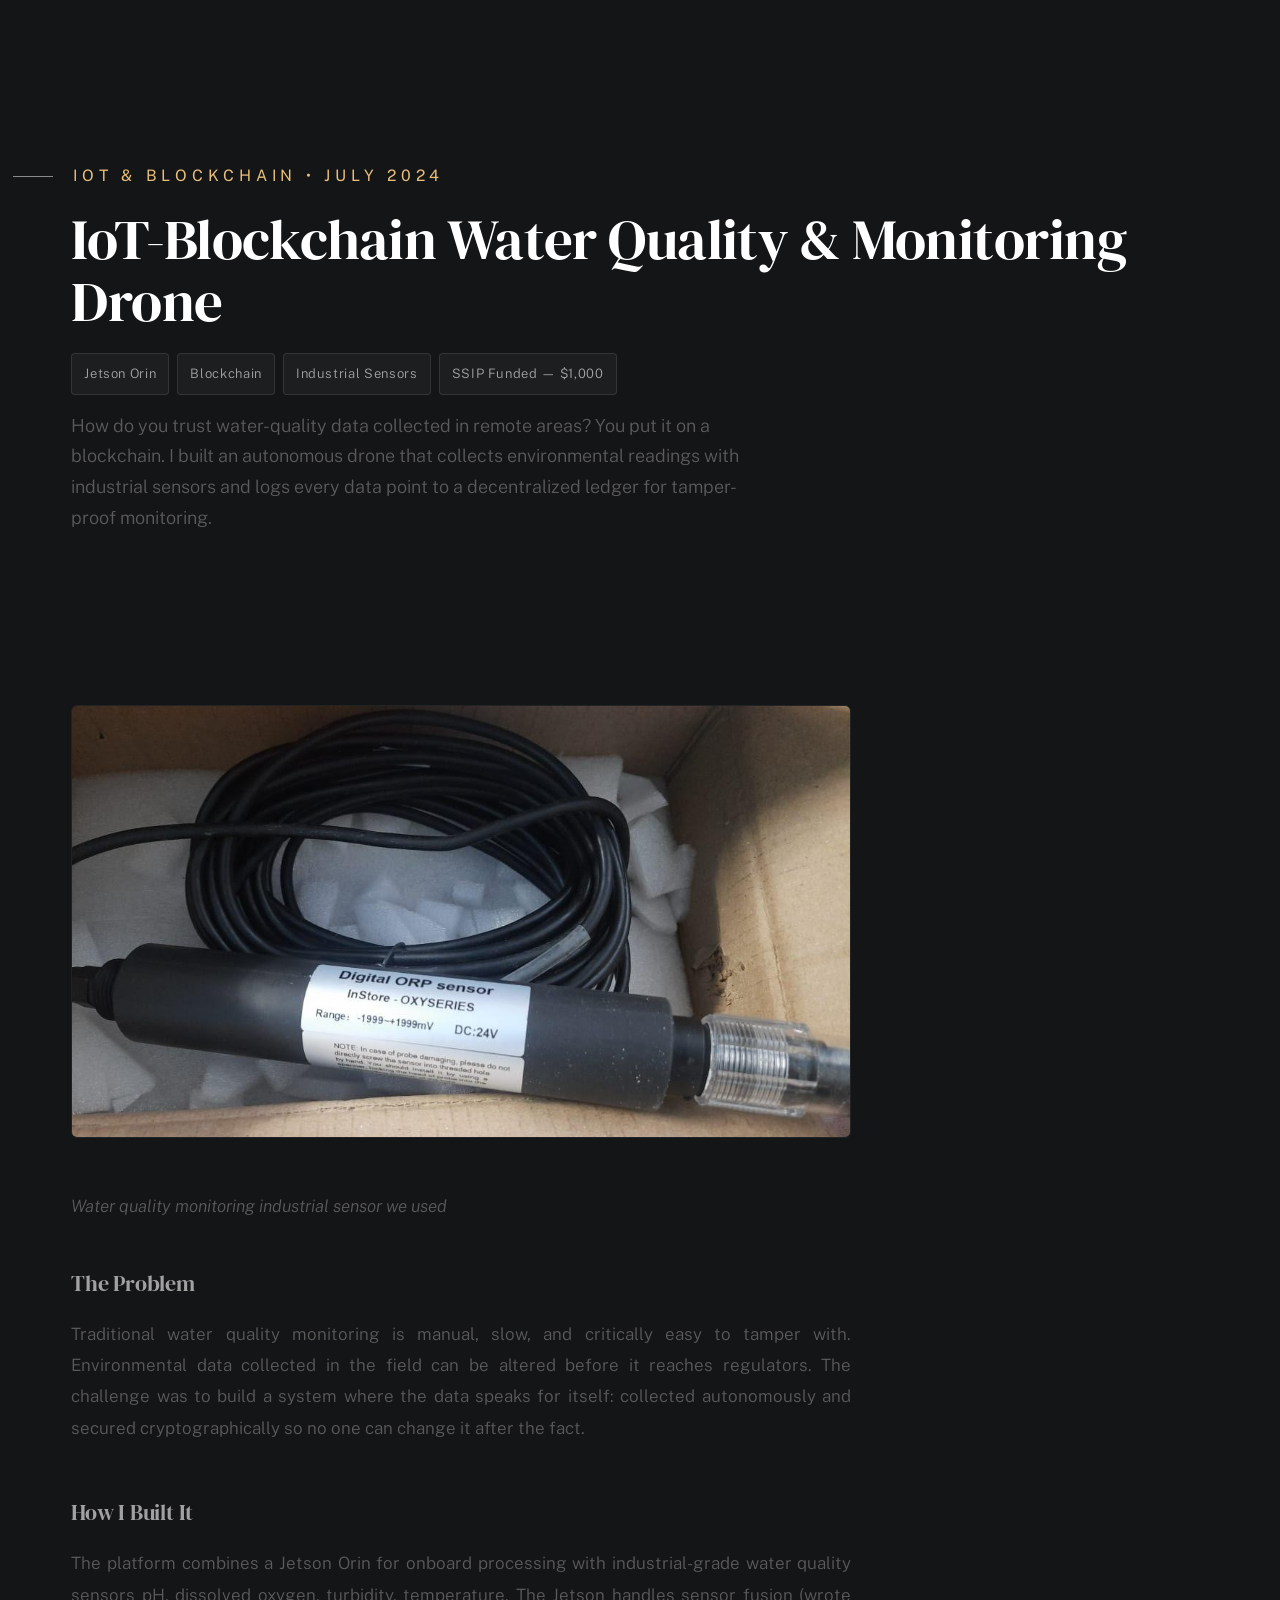
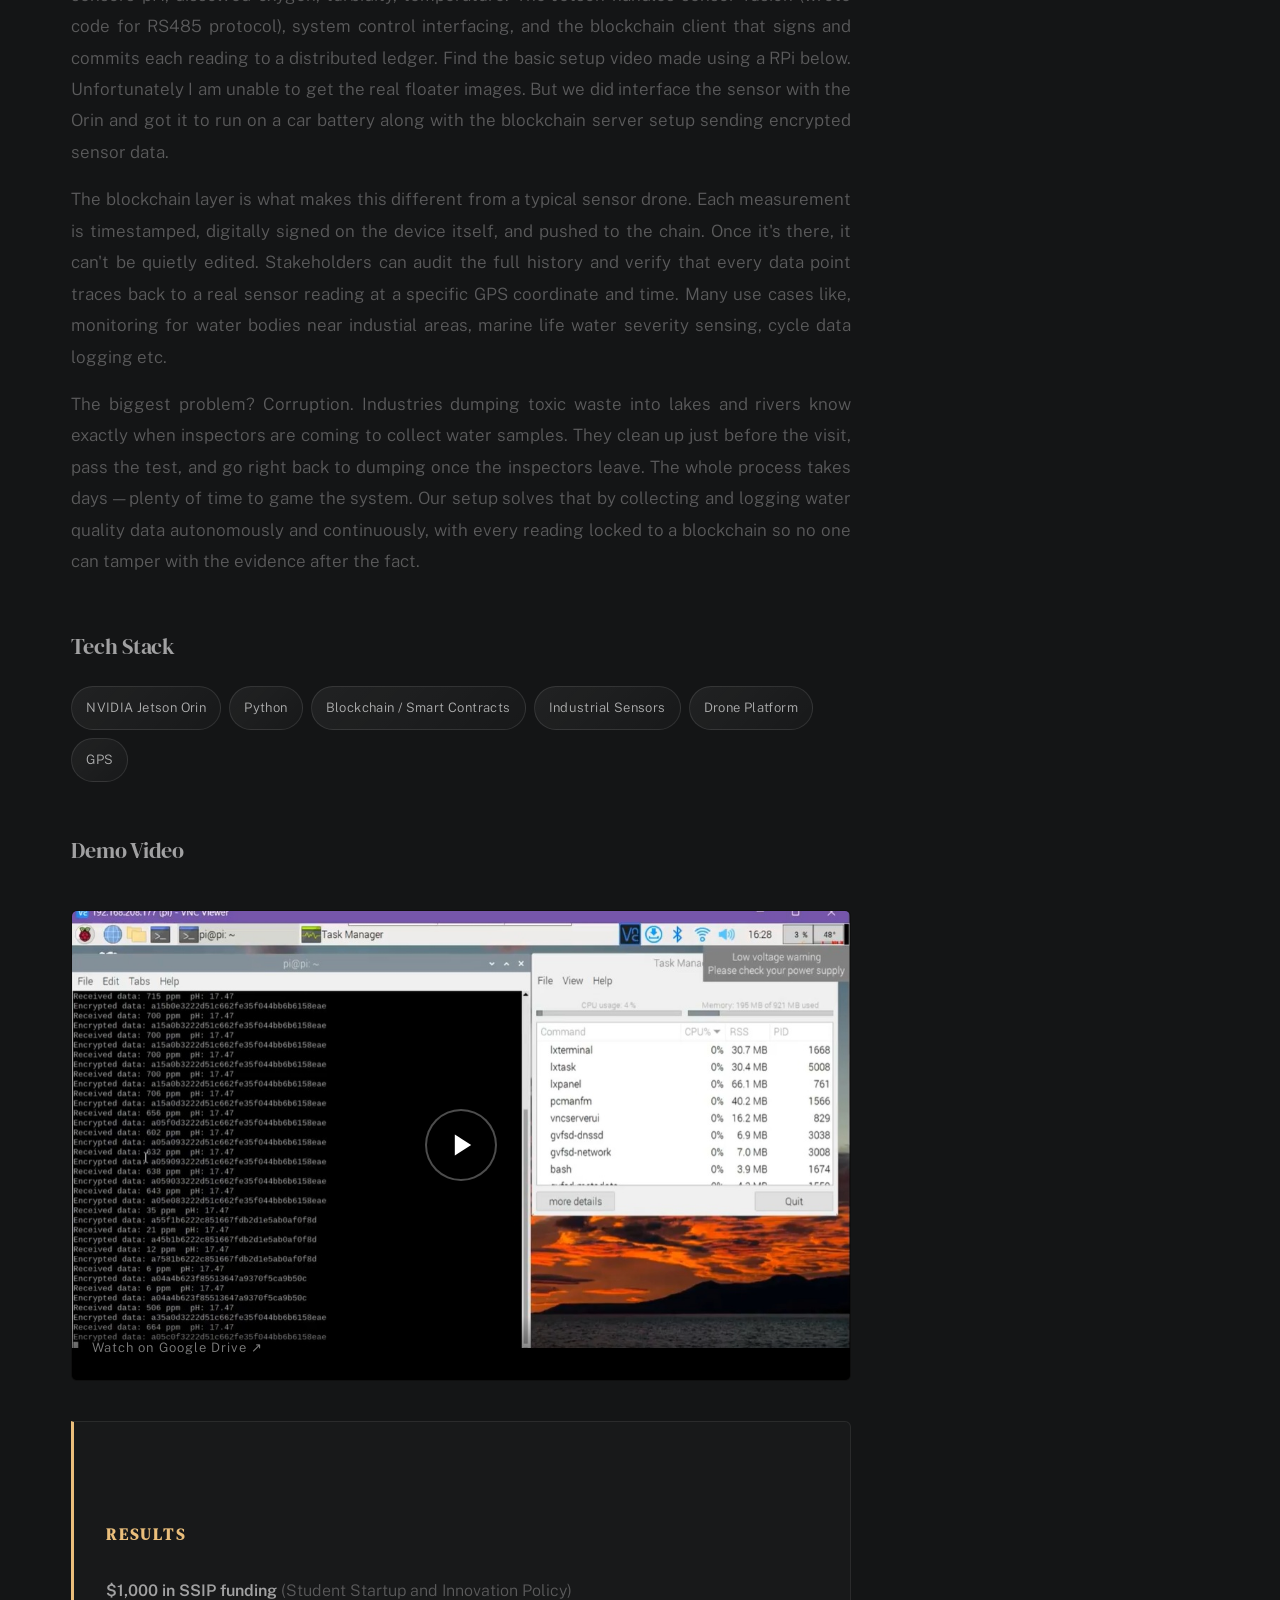
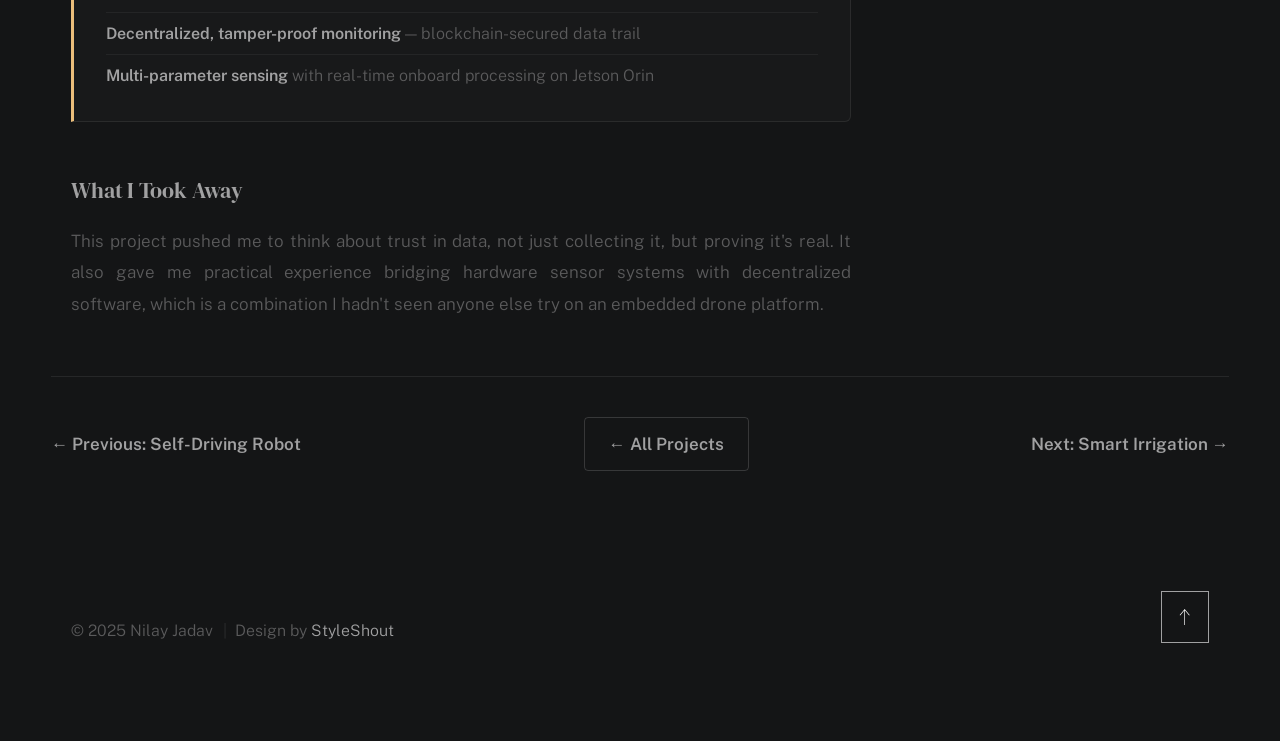
<file: projects/iot-drone.html>
<!DOCTYPE html>
<html class="no-js" lang="en">
<head>
    <meta charset="utf-8">
    <title>IoT-Blockchain Water Quality Drone | Nilay Jadav</title>
    <meta name="description" content="Blockchain-based water drone for decentralized secure monitoring using Jetson Orin and industrial sensors.">
    <meta name="viewport" content="width=device-width, initial-scale=1">
    <link rel="stylesheet" href="../css/vendor.css">
    <link rel="stylesheet" href="../css/styles.css">
    <link rel="stylesheet" href="../css/project.css">
</head>

<body id="top">
    <div class="s-pagewrap">
        <header class="s-header">
            <div class="header-mobile">
                <span class="mobile-home-link"><a href="../index.html">Nilay.</a></span>
                <a class="mobile-menu-toggle" href="#0"><span>Menu</span></a>
            </div>
            <div class="row wide main-nav-wrap">
                <nav class="column lg-12 main-nav">
                    <ul>
                        <li><a href="../index.html" class="home-link">Nilay.</a></li>
                        <li><a href="../index.html#intro">Intro</a></li>
                        <li><a href="../index.html#about">About</a></li>
                        <li class="current"><a href="../index.html#works">Projects</a></li>
                        <li><a href="../index.html#contact">Contact</a></li>
                    </ul>
                </nav>
            </div>
        </header>

        <main class="s-content">
            <section class="s-project-hero">
                <div class="row">
                    <div class="column lg-12">
                        <div class="text-pretitle with-line">IoT &amp; Blockchain &bull; July 2024</div>
                        <h1 class="project-hero__title">IoT-Blockchain Water Quality &amp; Monitoring Drone</h1>
                        <div class="project-hero__meta">
                            <span>Jetson Orin</span>
                            <span>Blockchain</span>
                            <span>Industrial Sensors</span>
                            <span>SSIP Funded — $1,000</span>
                        </div>
                        <p class="project-hero__summary">
                            How do you trust water-quality data collected in remote areas? You put it on a blockchain. 
                            I built an autonomous drone that collects environmental readings with industrial sensors 
                            and logs every data point to a decentralized ledger for tamper-proof monitoring.
                        </p>
                    </div>
                </div>
            </section>

            <section class="s-project-content">
                <div class="row">
                    <div class="column lg-12 project-content__main">

                        <div class="project-media">
                            <img src="../images/portfolio/gallery/iot_2.jpeg" alt="IoT Water Quality Drone" loading="lazy">
                            <p class="project-media__caption">Water quality monitoring industrial sensor we used</p>
                        </div>

                        <h3>The Problem</h3>
                        <p>
                            Traditional water quality monitoring is manual, slow, and critically easy to tamper 
                            with. Environmental data collected in the field can be altered before it reaches 
                            regulators. The challenge was to build a system where the data speaks for itself: 
                            collected autonomously and secured cryptographically so no one can change it after the fact.
                        </p>

                        <h3>How I Built It</h3>
                        <p>
                            The platform combines a Jetson Orin for onboard processing with industrial-grade water 
                            quality sensors pH, dissolved oxygen, turbidity, temperature. The Jetson handles 
                            sensor fusion (wrote code for RS485 protocol), system control interfacing, and the blockchain client that signs and 
                            commits each reading to a distributed ledger. Find the basic setup video made using a RPi below. 
                            Unfortunately I am unable to get the real floater images. But we did interface the sensor with the Orin and got it to 
                            run on a car battery along with the blockchain server setup sending encrypted sensor data. 
                        </p>
                        <p>
                            The blockchain layer is what makes this different from a typical sensor drone. Each 
                            measurement is timestamped, digitally signed on the device itself, and pushed to the 
                            chain. Once it's there, it can't be quietly edited. Stakeholders can audit the full 
                            history and verify that every data point traces back to a real sensor reading at a 
                            specific GPS coordinate and time. Many use cases like, monitoring for water bodies near industial areas, 
                            marine life water severity sensing, cycle data logging etc.
                            
                        </p>

                        <p>
                            The biggest problem? Corruption. Industries dumping toxic waste into lakes and rivers 
                            know exactly when inspectors are coming to collect water samples. They clean up just 
                            before the visit, pass the test, and go right back to dumping once the inspectors leave. 
                            The whole process takes days — plenty of time to game the system. Our setup solves that 
                            by collecting and logging water quality data autonomously and continuously, with every 
                            reading locked to a blockchain so no one can tamper with the evidence after the fact.
                        </p>

                        <h3>Tech Stack</h3>
                        <div class="tech-stack">
                            <span>NVIDIA Jetson Orin</span>
                            <span>Python</span>
                            <span>Blockchain / Smart Contracts</span>
                            <span>Industrial Sensors</span>
                            <span>Drone Platform</span>
                            <span>GPS</span>
                        </div>

                        <h3>Demo Video</h3>
                        <a href="https://drive.google.com/file/d/1bJpCX3L3Q3tk_aYVGxomYRhZ4JrC5PTG/view?usp=sharing" target="_blank" rel="noopener" class="video-thumb">
                        <img src="../images/portfolio/gallery/iot_1.jpg" alt="Watch demo video" loading="lazy">
                        <div class="video-thumb__play"><svg viewBox="0 0 24 24" xmlns="http://www.w3.org/2000/svg"><polygon points="5 3 19 12 5 21 5 3"></polygon></svg></div>
                        <div class="video-thumb__label">Watch on Google Drive &nearr;</div>
                        </a>    



                        <div class="project-results">
                            <h4>Results</h4>
                            <ul>
                                <li><strong>$1,000 in SSIP funding</strong> (Student Startup and Innovation Policy)</li>
                                <li><strong>Decentralized, tamper-proof monitoring</strong> — blockchain-secured data trail</li>
                                <li><strong>Multi-parameter sensing</strong> with real-time onboard processing on Jetson Orin</li>
                            </ul>
                        </div>

                        <h3>What I Took Away</h3>
                        <p>
                            This project pushed me to think about trust in data, not just collecting it, but 
                            proving it's real. It also gave me practical experience bridging hardware sensor 
                            systems with decentralized software, which is a combination I hadn't seen anyone else 
                            try on an embedded drone platform.
                        </p>

                    </div>
                </div>

                <div class="row">
                    <div class="column lg-12 project-nav">
                        <a href="self-driving-robot.html">&larr; Previous: Self-Driving Robot</a>
                        <a href="../index.html#works" class="project-nav__back">&larr; All Projects</a>
                        <a href="smart-irrigation.html">Next: Smart Irrigation &rarr;</a>
                    </div>
                </div>
            </section>
        </main>

        <footer class="s-footer">
            <div class="row">
                <div class="column ss-copyright"><span>&copy; 2025 Nilay Jadav</span><span>Design by <a href="https://www.styleshout.com/">StyleShout</a></span></div>
                <div class="ss-go-top"><a title="Back to Top" href="#top"><svg xmlns="http://www.w3.org/2000/svg" viewBox="0 0 24 24" fill-rule="evenodd" clip-rule="evenodd"><path d="M11 2.206l-6.235 7.528-.765-.645 7.521-9 7.479 9-.764.646-6.236-7.53v21.884h-1v-21.883z"/></svg></a></div>
            </div>
        </footer>
    </div>
    <script src="../js/plugins.js"></script>
    <script src="../js/main.js"></script>
</body>
</html>
</file>
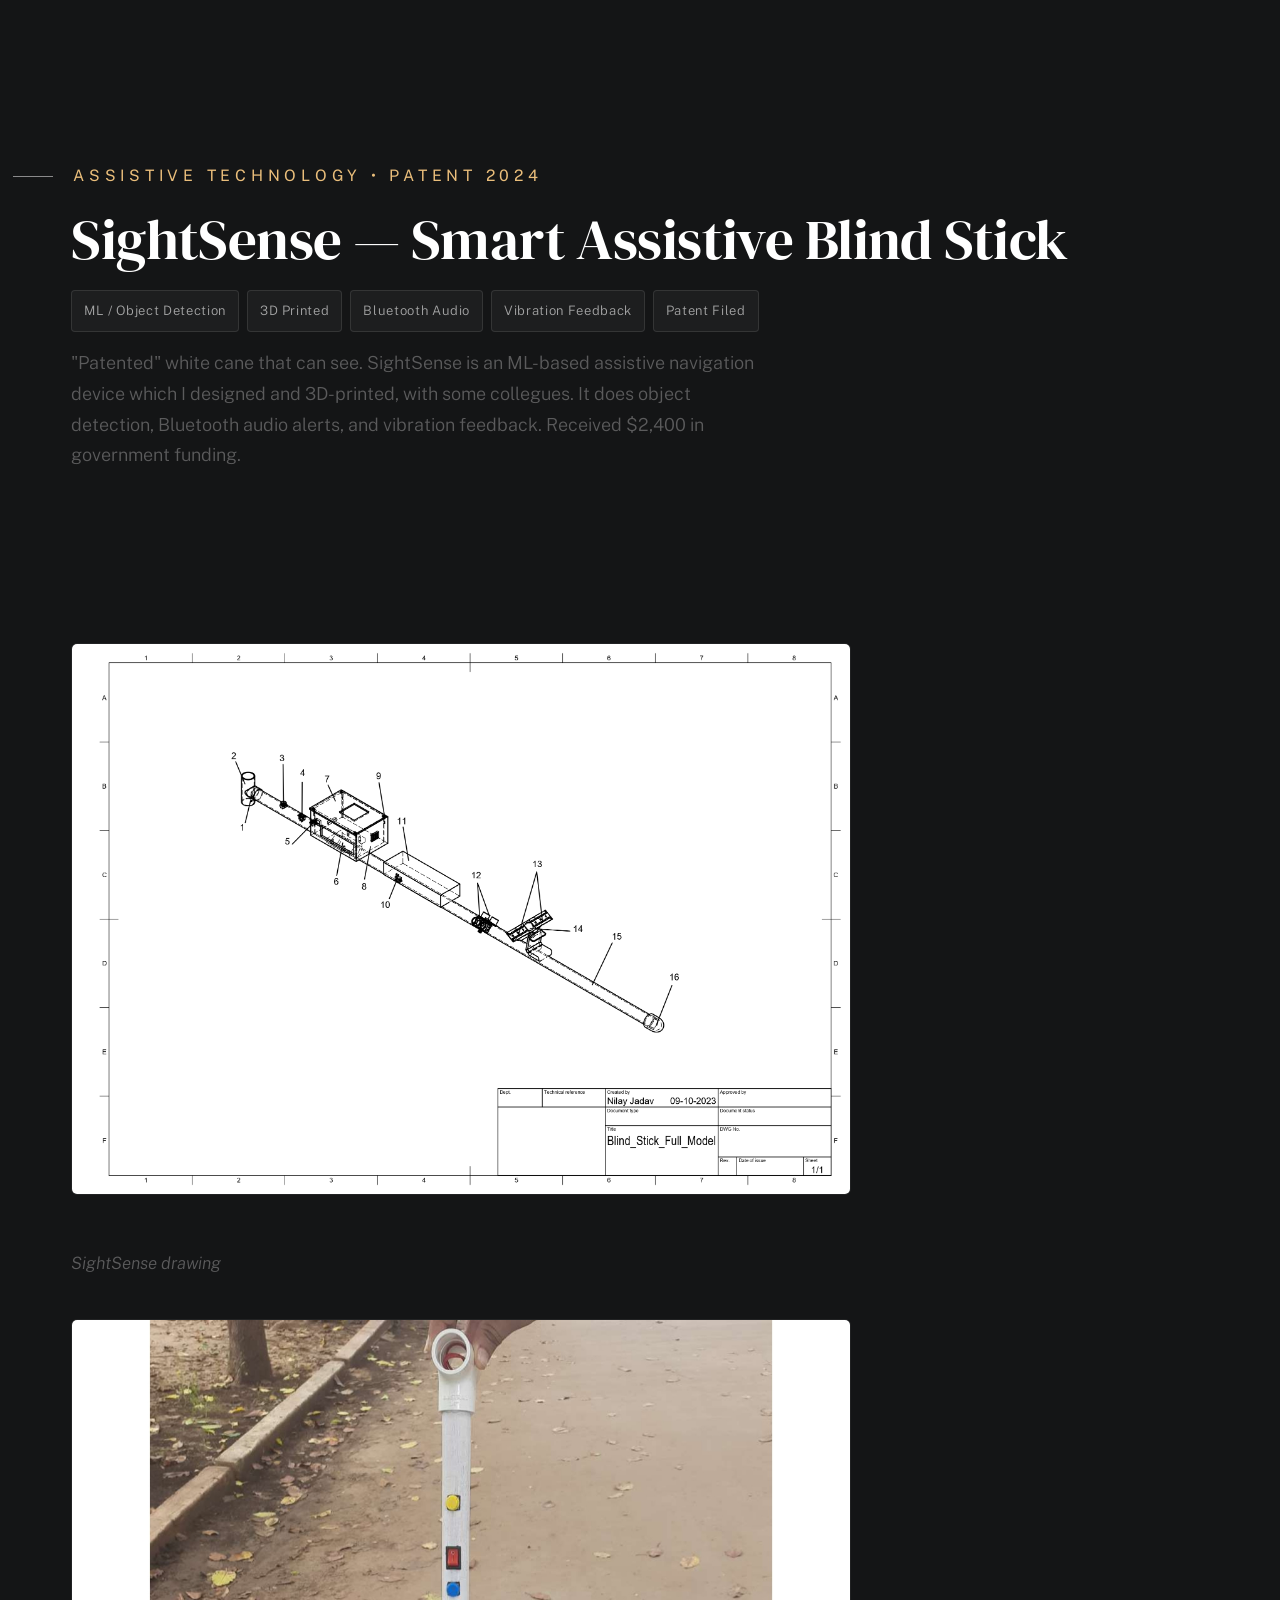
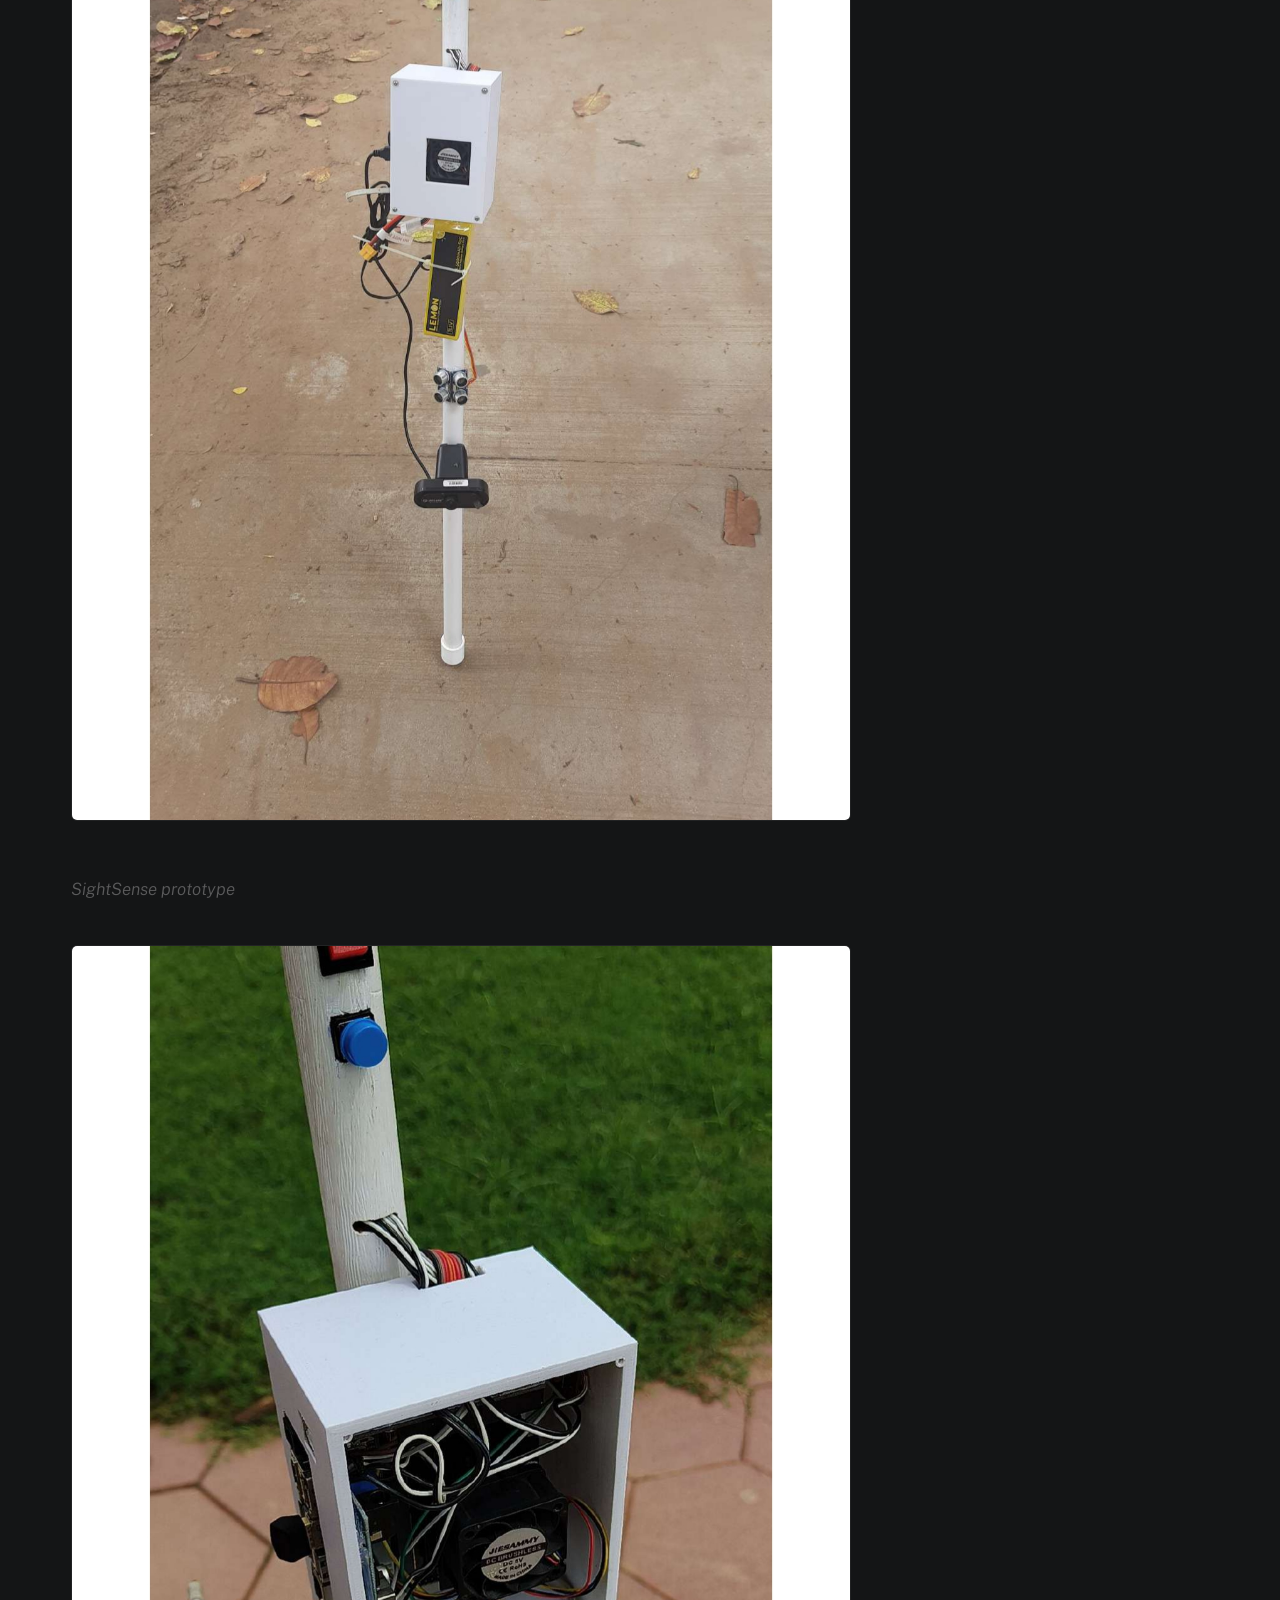
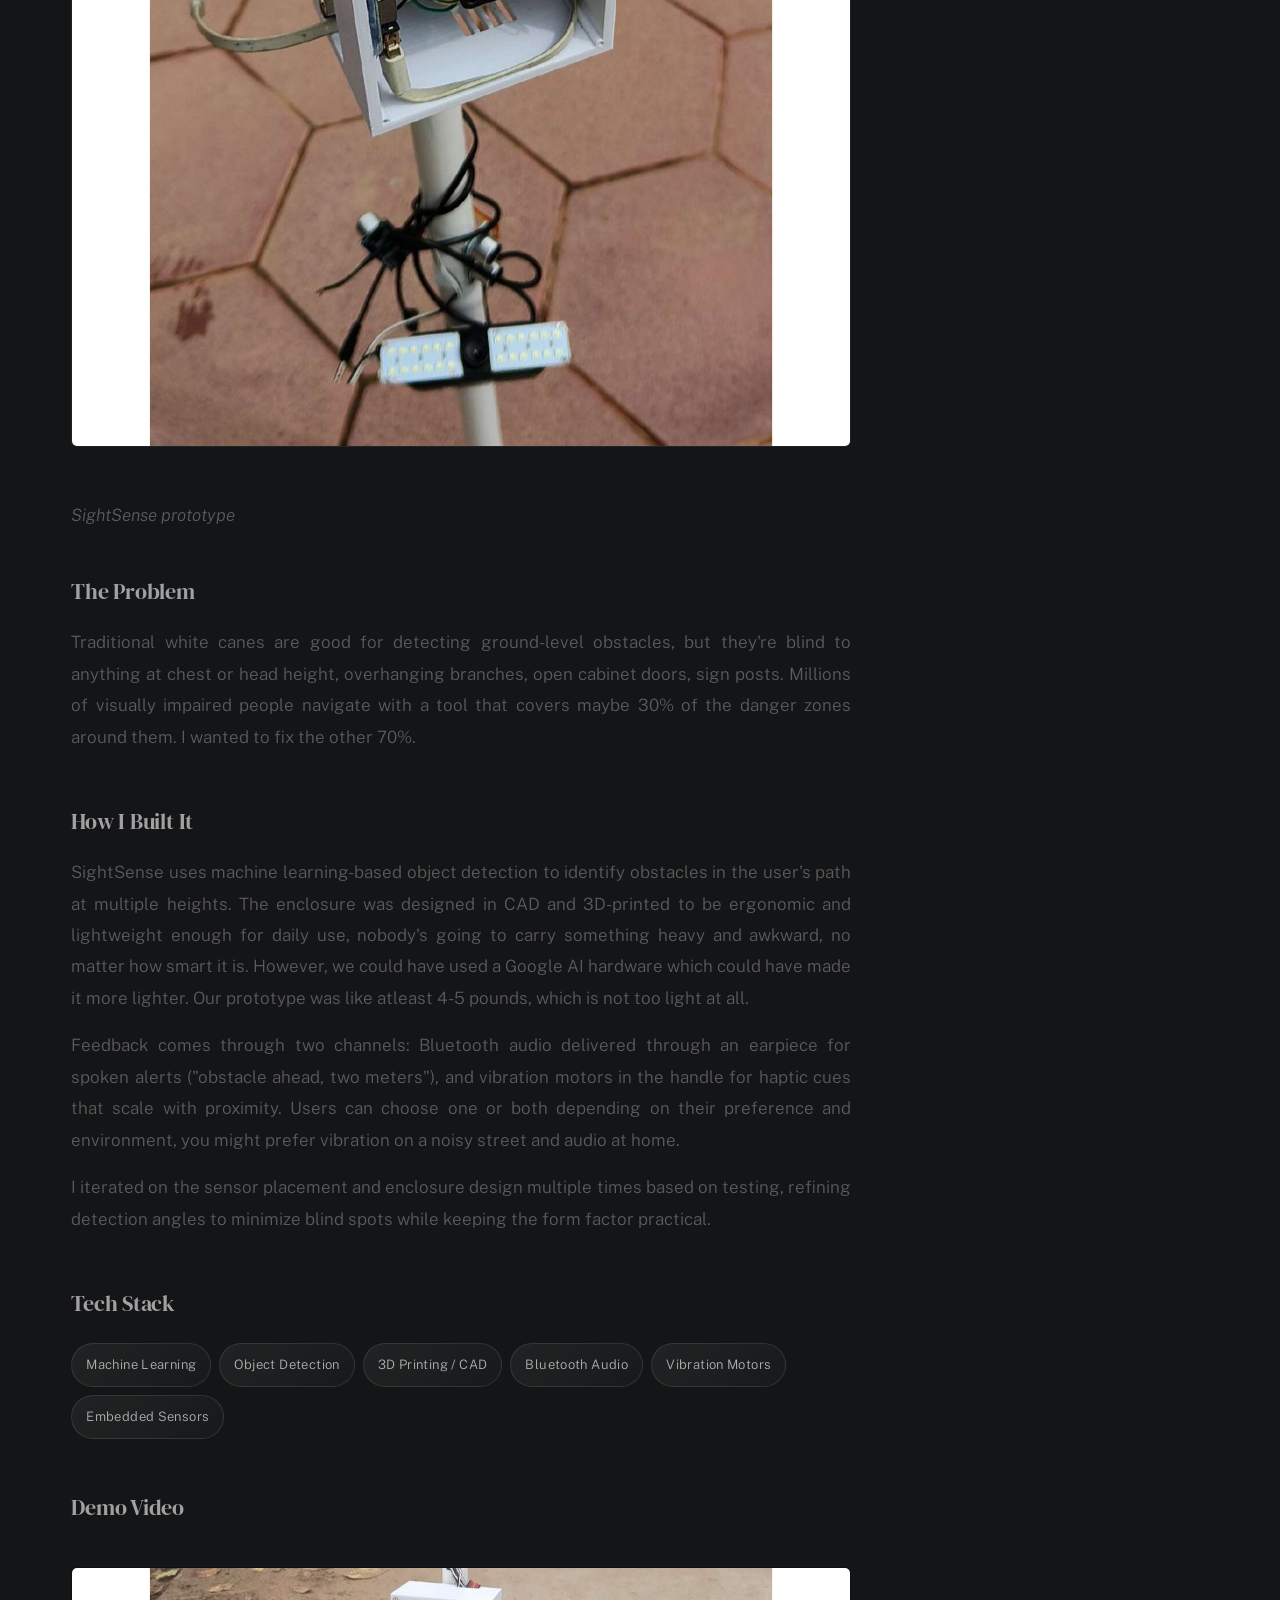
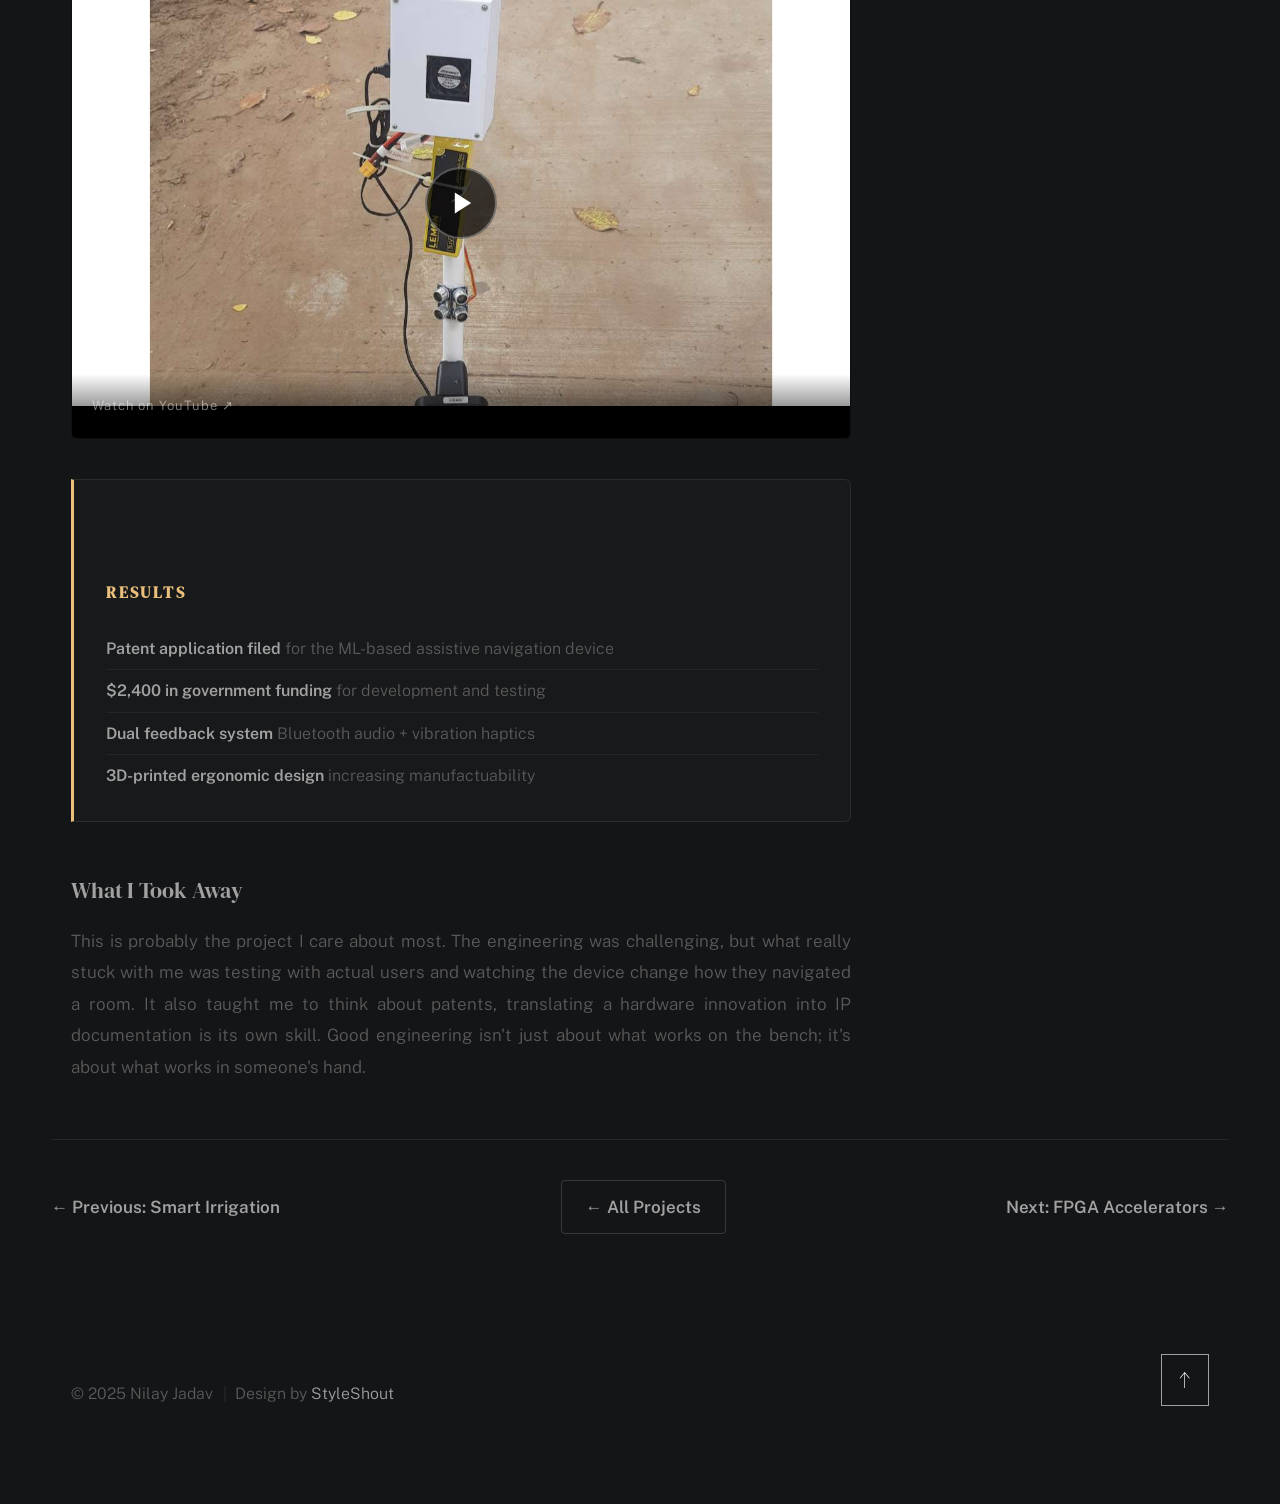
<file: projects/sightsense.html>
<!DOCTYPE html>
<html class="no-js" lang="en">
<head>
    <meta charset="utf-8">
    <title>SightSense Smart Blind Stick | Nilay Jadav</title>
    <meta name="description" content="3D-printed ML-based assistive navigation device with object detection, Bluetooth audio, and vibration feedback. Patent pending.">
    <meta name="viewport" content="width=device-width, initial-scale=1">
    <link rel="stylesheet" href="../css/vendor.css">
    <link rel="stylesheet" href="../css/styles.css">
    <link rel="stylesheet" href="../css/project.css">
</head>

<body id="top">
    <div class="s-pagewrap">
        <header class="s-header">
            <div class="header-mobile">
                <span class="mobile-home-link"><a href="../index.html">Nilay.</a></span>
                <a class="mobile-menu-toggle" href="#0"><span>Menu</span></a>
            </div>
            <div class="row wide main-nav-wrap">
                <nav class="column lg-12 main-nav">
                    <ul>
                        <li><a href="../index.html" class="home-link">Nilay.</a></li>
                        <li><a href="../index.html#intro">Intro</a></li>
                        <li><a href="../index.html#about">About</a></li>
                        <li class="current"><a href="../index.html#works">Projects</a></li>
                        <li><a href="../index.html#contact">Contact</a></li>
                    </ul>
                </nav>
            </div>
        </header>

        <main class="s-content">
            <section class="s-project-hero">
                <div class="row">
                    <div class="column lg-12">
                        <div class="text-pretitle with-line">Assistive Technology &bull; Patent 2024</div>
                        <h1 class="project-hero__title">SightSense — Smart Assistive Blind Stick</h1>
                        <div class="project-hero__meta">
                            <span>ML / Object Detection</span>
                            <span>3D Printed</span>
                            <span>Bluetooth Audio</span>
                            <span>Vibration Feedback</span>
                            <span>Patent Filed</span>
                        </div>
                        <p class="project-hero__summary">
                            "Patented" white cane that can see. SightSense is an ML-based assistive navigation device which I  
                            designed and 3D-printed, with some collegues. It does object detection, Bluetooth audio alerts, and vibration 
                            feedback. Received $2,400 in government funding.
                        </p>
                    </div>
                </div>
            </section>

            <section class="s-project-content">
                <div class="row">
                    <div class="column lg-12 project-content__main">

                        <div class="project-media">
                            <img src="../images/portfolio/gallery/blindstick_1.jpg" alt="SightSense Blind Stick" loading="lazy">
                            <p class="project-media__caption">SightSense drawing</p>
                        </div>

                        <div class="project-media">
                            <img src="../images/portfolio/gallery/blindstick_3.jpg" alt="SightSense Blind Stick" loading="lazy">
                            <p class="project-media__caption">SightSense prototype</p>
                        </div>

                        <div class="project-media">
                            <img src="../images/portfolio/gallery/blindstick_2.jpg" alt="SightSense Blind Stick" loading="lazy">
                            <p class="project-media__caption">SightSense prototype </p>
                        </div>
                        <h3>The Problem</h3>
                        <p>
                            Traditional white canes are good for detecting ground-level obstacles, but they're 
                            blind to anything at chest or head height, overhanging branches, open cabinet doors, 
                            sign posts. Millions of visually impaired people navigate with a tool that covers 
                            maybe 30% of the danger zones around them. I wanted to fix the other 70%.
                        </p>

                        <h3>How I Built It</h3>
                        <p>
                            SightSense uses machine learning-based object detection to identify obstacles in the 
                            user's path at multiple heights. The enclosure was designed in CAD and 3D-printed to 
                            be ergonomic and lightweight enough for daily use, nobody's going to carry something 
                            heavy and awkward, no matter how smart it is. However, we could have used a Google AI hardware
                            which could have made it more lighter. Our prototype was like atleast 4-5 pounds, which is not too light at all. 
                        </p>
                        <p>
                            Feedback comes through two channels: Bluetooth audio delivered through an earpiece 
                            for spoken alerts ("obstacle ahead, two meters"), and vibration motors in the handle 
                            for haptic cues that scale with proximity. Users can choose one or both depending on 
                            their preference and environment, you might prefer vibration on a noisy street and 
                            audio at home.
                        </p>
                        <p>
                            I iterated on the sensor placement and enclosure design multiple times based on 
                            testing, refining detection angles to minimize blind spots while keeping the form 
                            factor practical.
                        </p>

                        <h3>Tech Stack</h3>
                        <div class="tech-stack">
                            <span>Machine Learning</span>
                            <span>Object Detection</span>
                            <span>3D Printing / CAD</span>
                            <span>Bluetooth Audio</span>
                            <span>Vibration Motors</span>
                            <span>Embedded Sensors</span>
                        </div>

                        
                        <h3>Demo Video</h3>
                        <a href="https://www.youtube.com/watch?v=o1gIEFg7zrE" target="_blank" rel="noopener" class="video-thumb">
                            <img src="../images/portfolio/gallery/blindstick_3.jpg" alt="Watch demo video" loading="lazy">
                            <div class="video-thumb__play"><svg viewBox="0 0 24 24" xmlns="http://www.w3.org/2000/svg"><polygon points="5 3 19 12 5 21 5 3"></polygon></svg></div>
                            <div class="video-thumb__label">Watch on YouTube &nearr;</div>
                        </a>



                        <div class="project-results">
                            <h4>Results</h4>
                            <ul>
                                <li><strong>Patent application filed</strong> for the ML-based assistive navigation device</li>
                                <li><strong>$2,400 in government funding</strong> for development and testing</li>
                                <li><strong>Dual feedback system</strong> Bluetooth audio + vibration haptics</li>
                                <li><strong>3D-printed ergonomic design</strong> increasing manufactuability</li>
                            </ul>
                        </div>

                        <h3>What I Took Away</h3>
                        <p>
                            This is probably the project I care about most. The engineering was challenging, but 
                            what really stuck with me was testing with actual users and watching the device change 
                            how they navigated a room. It also taught me to think about patents, translating a 
                            hardware innovation into IP documentation is its own skill. Good engineering isn't just 
                            about what works on the bench; it's about what works in someone's hand.
                        </p>

                    </div>
                </div>

                <div class="row">
                    <div class="column lg-12 project-nav">
                        <a href="smart-irrigation.html">&larr; Previous: Smart Irrigation</a>
                        <a href="../index.html#works" class="project-nav__back">&larr; All Projects</a>
                        <a href="fpga-accelerators.html">Next: FPGA Accelerators &rarr;</a>
                    </div>
                </div>
            </section>
        </main>

        <footer class="s-footer">
            <div class="row">
                <div class="column ss-copyright"><span>&copy; 2025 Nilay Jadav</span><span>Design by <a href="https://www.styleshout.com/">StyleShout</a></span></div>
                <div class="ss-go-top"><a title="Back to Top" href="#top"><svg xmlns="http://www.w3.org/2000/svg" viewBox="0 0 24 24" fill-rule="evenodd" clip-rule="evenodd"><path d="M11 2.206l-6.235 7.528-.765-.645 7.521-9 7.479 9-.764.646-6.236-7.53v21.884h-1v-21.883z"/></svg></a></div>
            </div>
        </footer>
    </div>
    <script src="../js/plugins.js"></script>
    <script src="../js/main.js"></script>
</body>
</html>
</file>
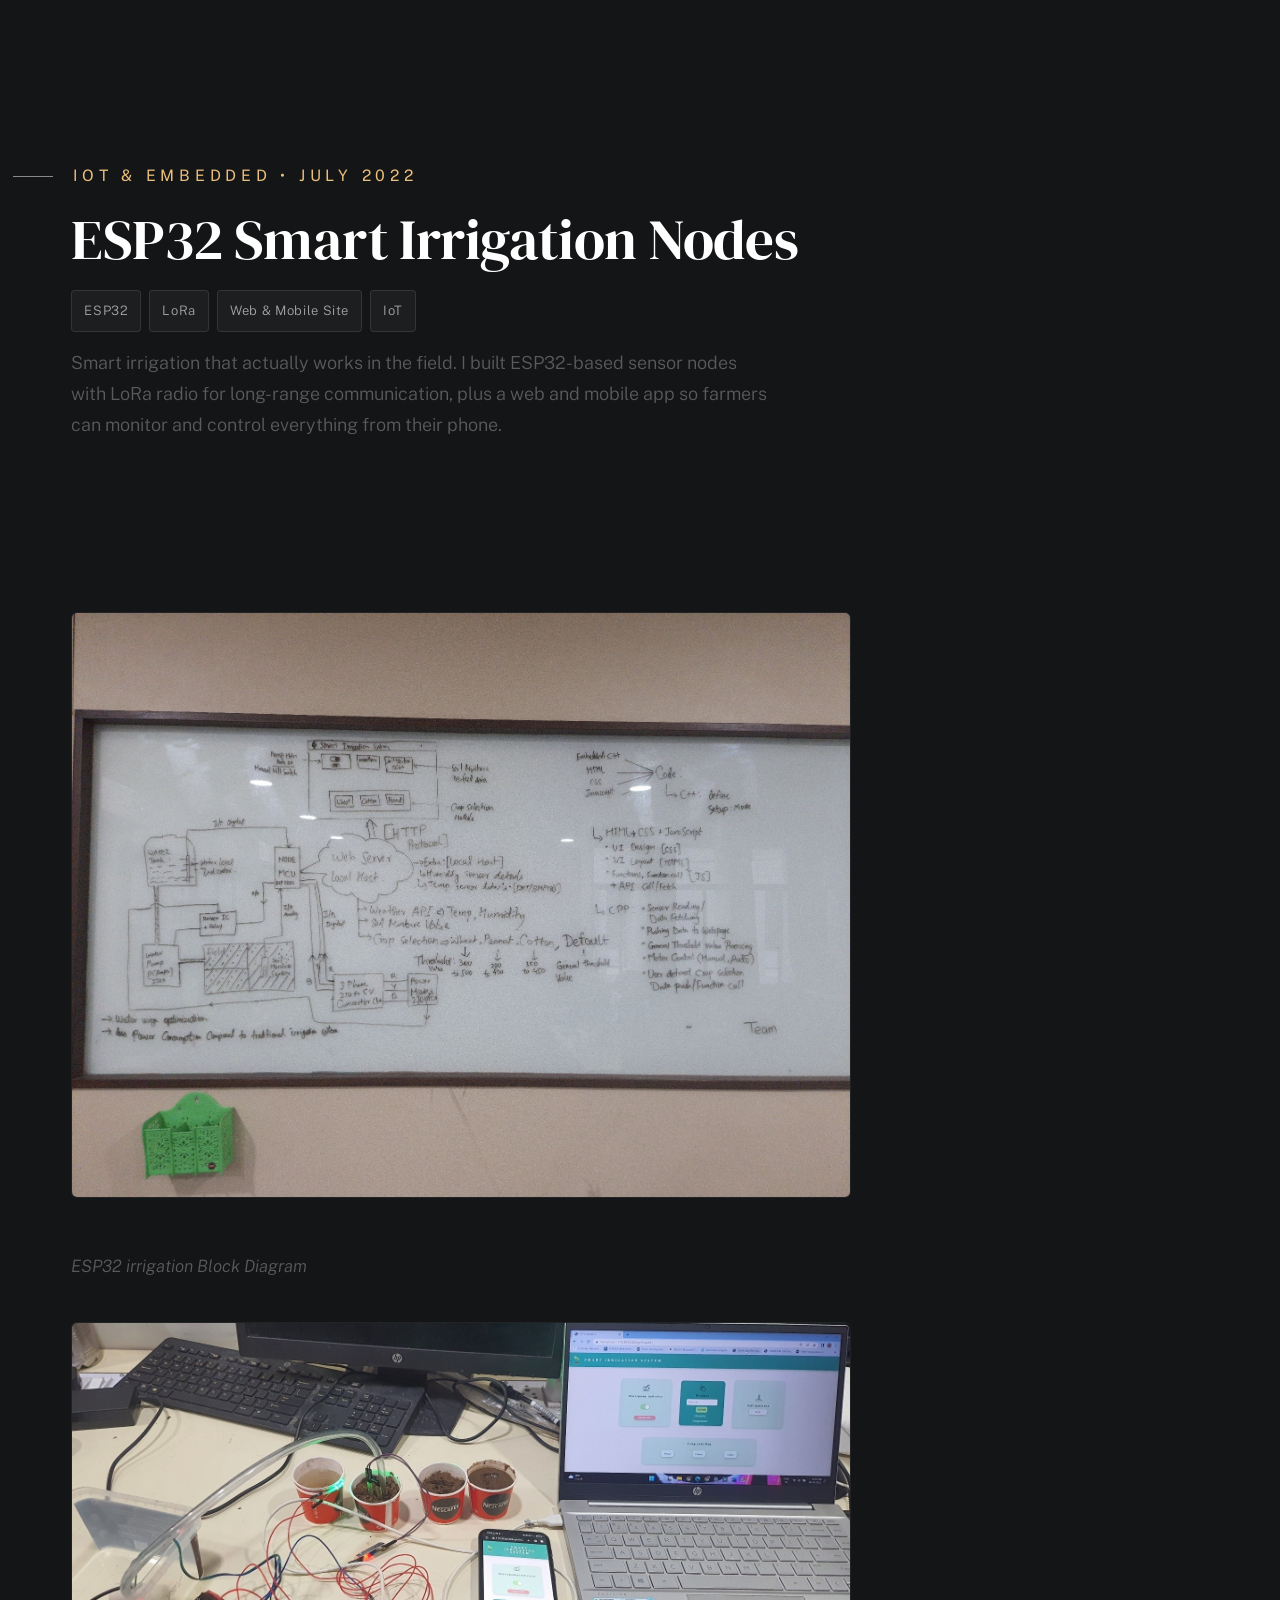
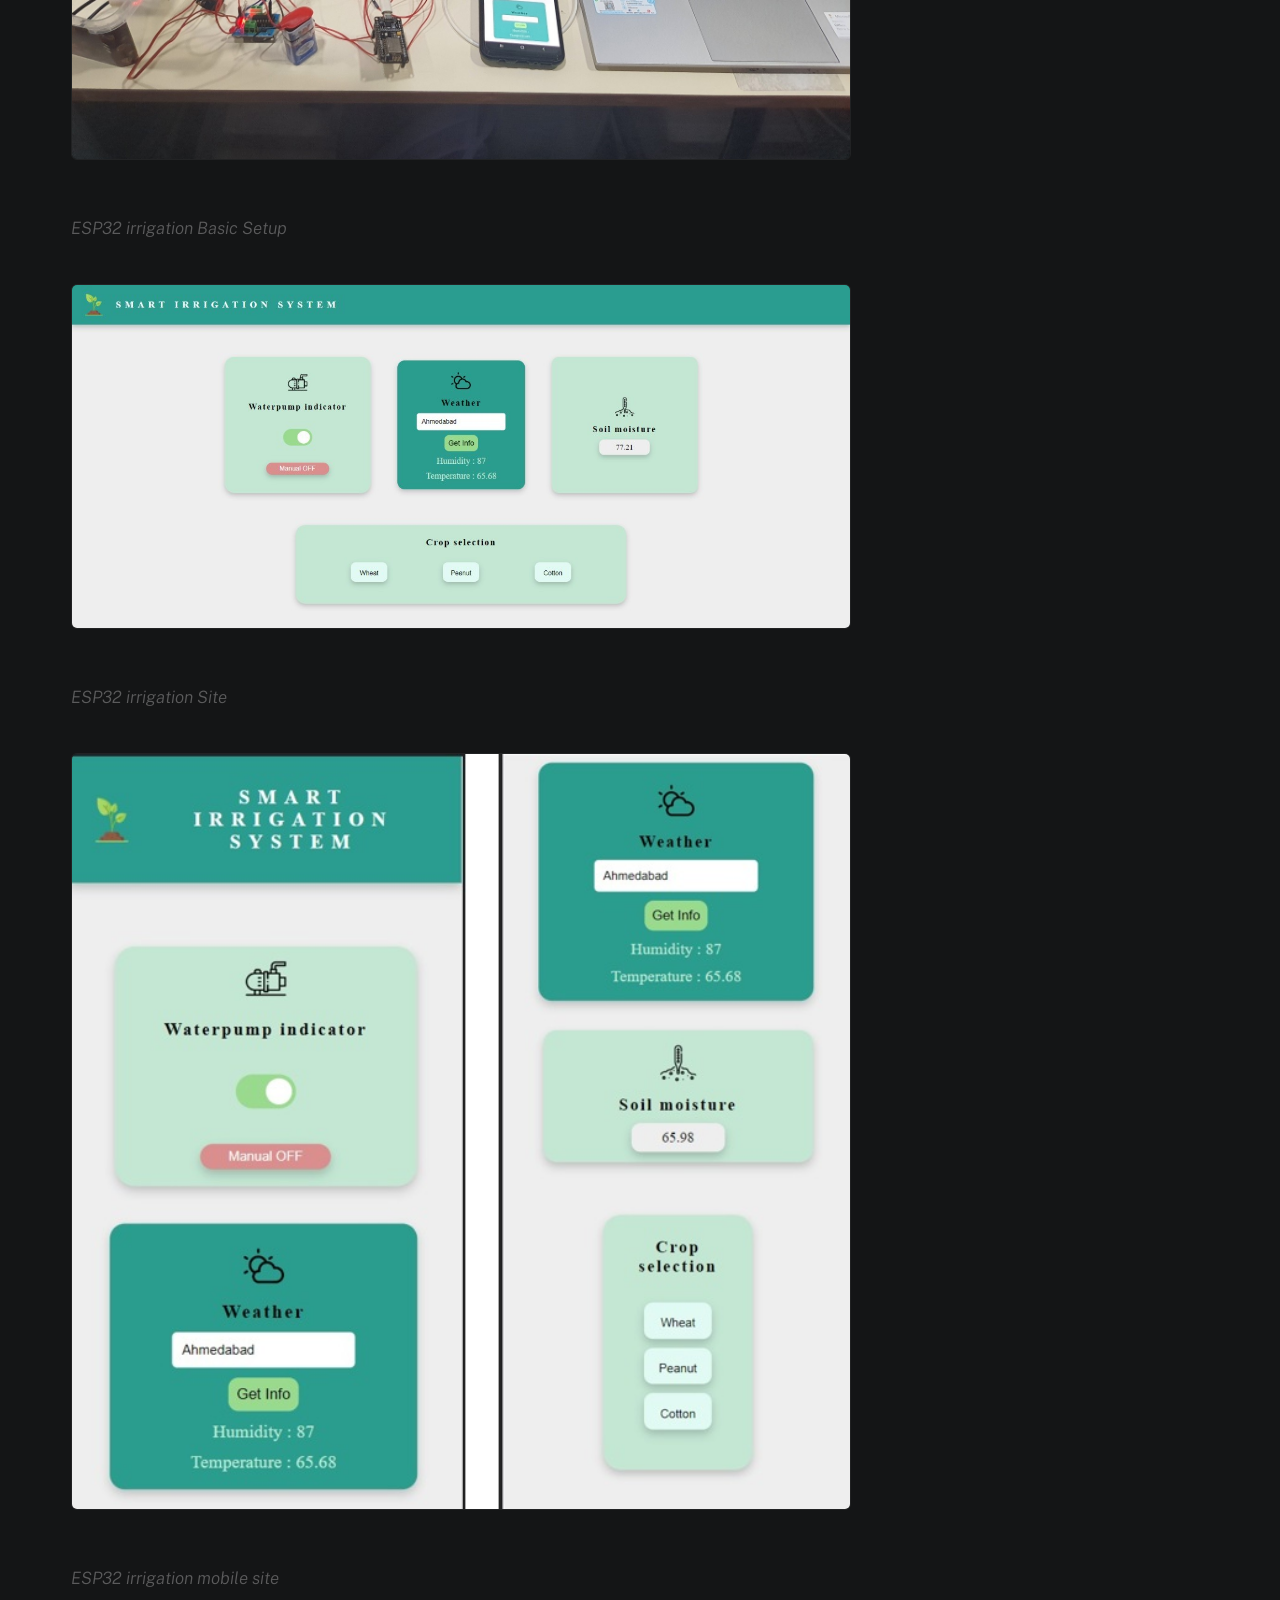
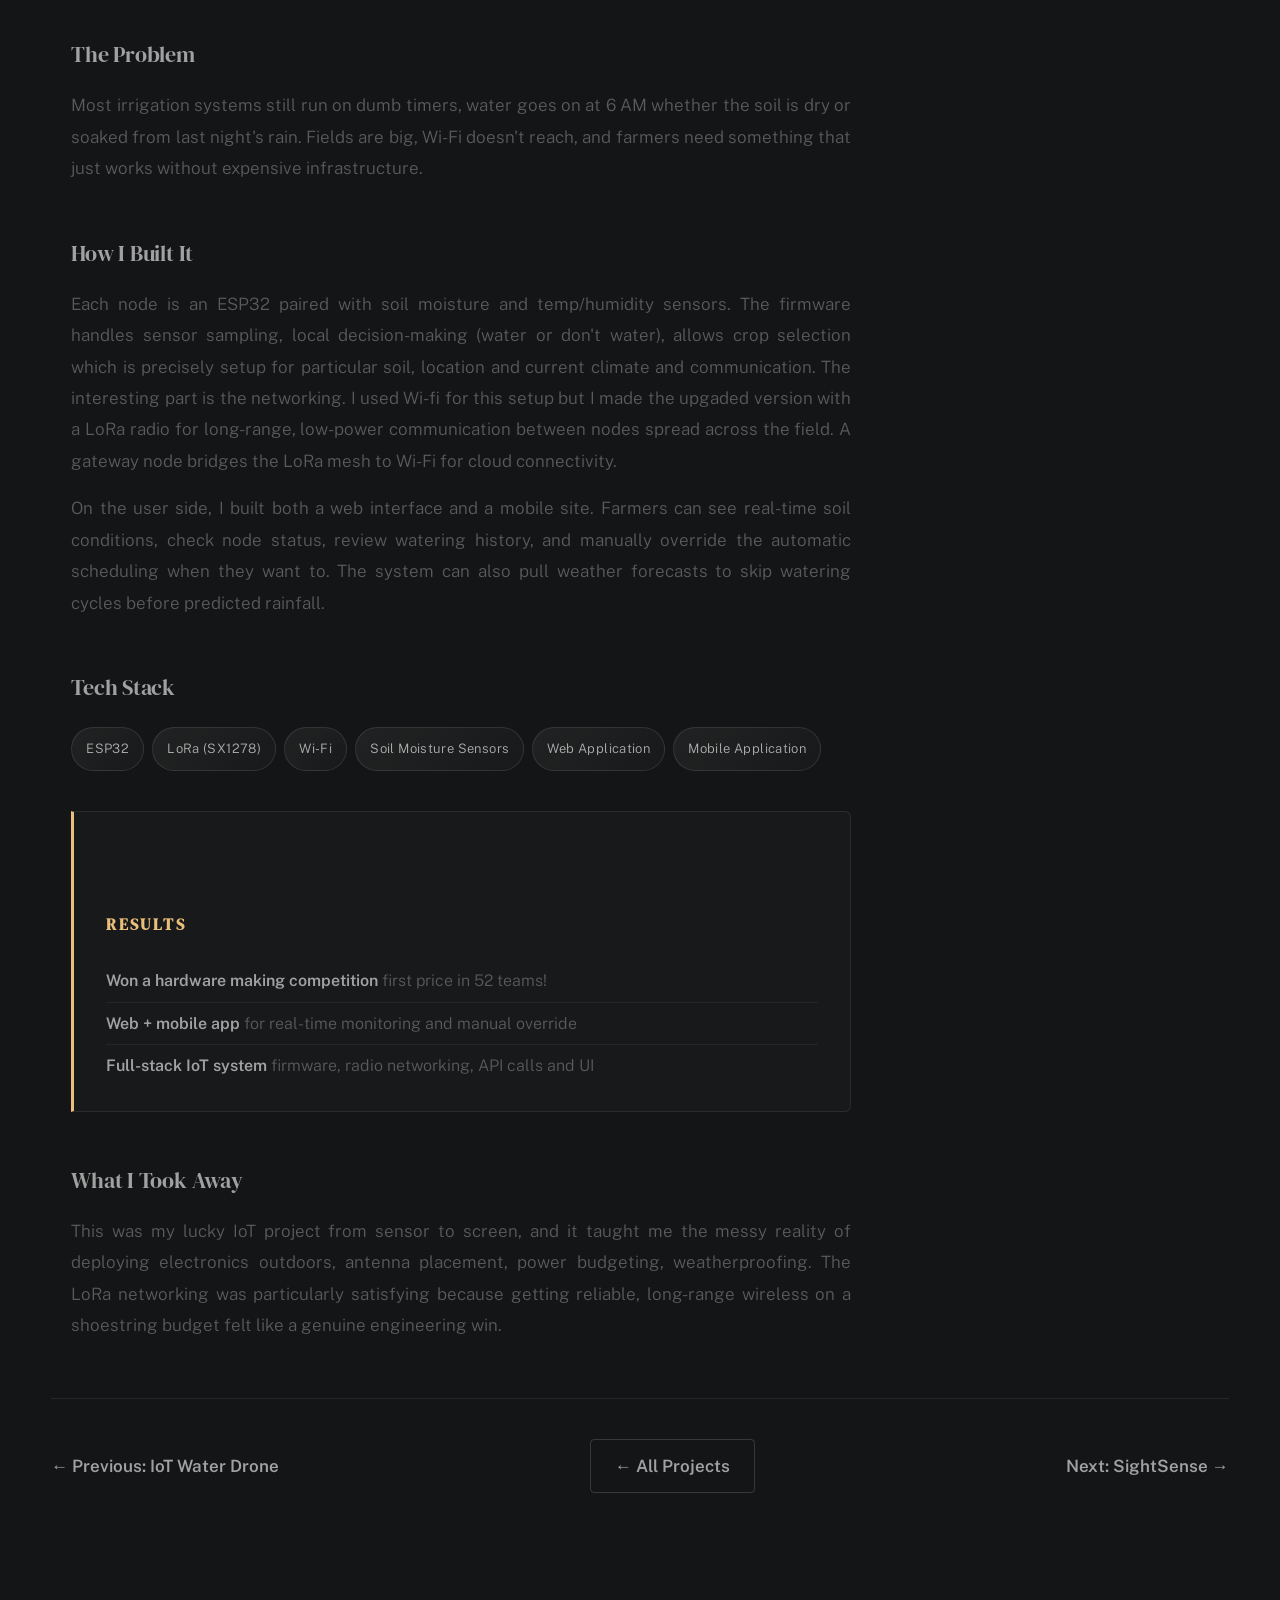
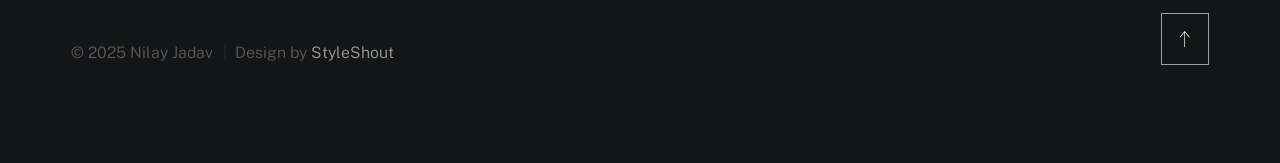
<file: projects/smart-irrigation.html>
<!DOCTYPE html>
<html class="no-js" lang="en">
<head>
    <meta charset="utf-8">
    <title>ESP32 Smart Irrigation Nodes | Nilay Jadav</title>
    <meta name="description" content="ESP32 irrigation nodes with web access, mobile application, and LoRa-based long-range transmission.">
    <meta name="viewport" content="width=device-width, initial-scale=1">
    <link rel="stylesheet" href="../css/vendor.css">
    <link rel="stylesheet" href="../css/styles.css">
    <link rel="stylesheet" href="../css/project.css">
</head>

<body id="top">
    <div class="s-pagewrap">
        <header class="s-header">
            <div class="header-mobile">
                <span class="mobile-home-link"><a href="../index.html">Nilay.</a></span>
                <a class="mobile-menu-toggle" href="#0"><span>Menu</span></a>
            </div>
            <div class="row wide main-nav-wrap">
                <nav class="column lg-12 main-nav">
                    <ul>
                        <li><a href="../index.html" class="home-link">Nilay.</a></li>
                        <li><a href="../index.html#intro">Intro</a></li>
                        <li><a href="../index.html#about">About</a></li>
                        <li class="current"><a href="../index.html#works">Projects</a></li>
                        <li><a href="../index.html#contact">Contact</a></li>
                    </ul>
                </nav>
            </div>
        </header>

        <main class="s-content">
            <section class="s-project-hero">
                <div class="row">
                    <div class="column lg-12">
                        <div class="text-pretitle with-line">IoT &amp; Embedded &bull; July 2022</div>
                        <h1 class="project-hero__title">ESP32 Smart Irrigation Nodes</h1>
                        <div class="project-hero__meta">
                            <span>ESP32</span>
                            <span>LoRa</span>
                            <span>Web &amp; Mobile Site</span>
                            <span>IoT</span>
                        </div>
                        <p class="project-hero__summary">
                            Smart irrigation that actually works in the field. I built ESP32-based sensor nodes 
                            with LoRa radio for long-range communication, plus a web and mobile app so farmers 
                            can monitor and control everything from their phone.
                        </p>
                    </div>
                </div>
            </section>

            <section class="s-project-content">
                <div class="row">
                    <div class="column lg-12 project-content__main">

                        <div class="project-media">
                            <img src="../images/portfolio/gallery/irrigation_1.jpg" alt="Smart Irrigation Block Diagram" loading="lazy">
                            <p class="project-media__caption">ESP32 irrigation Block Diagram</p>
                        </div>
                        
                        <div class="project-media">
                            <img src="../images/portfolio/gallery/irrigation_2.jpg" alt="Smart Irrigation" loading="lazy">
                            <p class="project-media__caption">ESP32 irrigation Basic Setup</p>
                        </div>

                        <div class="project-media">
                            <img src="../images/portfolio/gallery/irrigation_3.jpg" alt="Smart Irrigation Node" loading="lazy">
                            <p class="project-media__caption">ESP32 irrigation Site</p>
                        </div>

                        <div class="project-media">
                            <img src="../images/portfolio/gallery/irrigation_4.jpg" alt="Smart Irrigation Node" loading="lazy">
                            <p class="project-media__caption">ESP32 irrigation mobile site</p>
                        </div>
                        <h3>The Problem</h3>
                        <p>
                            Most irrigation systems still run on dumb timers, water goes on at 6 AM whether the 
                            soil is dry or soaked from last night's rain. Fields are big, Wi-Fi doesn't reach, 
                            and farmers need something that just works without expensive infrastructure.
                        </p>

                        <h3>How I Built It</h3>
                        <p>
                            Each node is an ESP32 paired with soil moisture and temp/humidity sensors. The firmware 
                            handles sensor sampling, local decision-making (water or don't water), allows crop selection
                             which is precisely setup for particular soil, location and current climate and communication. 
                            The interesting part is the networking. I used Wi-fi for this setup but I made the upgaded version 
                            with a LoRa radio for long-range, low-power 
                            communication between nodes spread across the field. A gateway node bridges the LoRa 
                            mesh to Wi-Fi for cloud connectivity. 
                        </p>
                        <p>
                            On the user side, I built both a web interface and a mobile site. Farmers can see 
                            real-time soil conditions, check node status, review watering history, and manually 
                            override the automatic scheduling when they want to. The system can also pull weather 
                            forecasts to skip watering cycles before predicted rainfall.
                        </p>

                        <h3>Tech Stack</h3>
                        <div class="tech-stack">
                            <span>ESP32</span>
                            <span>LoRa (SX1278)</span>
                            <span>Wi-Fi</span>
                            <span>Soil Moisture Sensors</span>
                            <span>Web Application</span>
                            <span>Mobile Application</span>
                        </div>


                        <div class="project-results">
                            <h4>Results</h4>
                            <ul>
                                <li><strong>Won a hardware making competition</strong> first price in 52 teams! </li>
                                <li><strong>Web + mobile app</strong> for real-time monitoring and manual override</li>
                                <li><strong>Full-stack IoT system</strong> firmware, radio networking, API calls and UI</li>
                            </ul>
                        </div>

                        <h3>What I Took Away</h3>
                        <p>
                            This was my lucky IoT project from sensor to screen, and it taught me the messy 
                            reality of deploying electronics outdoors, antenna placement, power budgeting, 
                            weatherproofing. 
                            The LoRa networking was particularly satisfying because getting 
                            reliable, long-range wireless on a shoestring budget felt like a genuine engineering win.
                        </p>

                    </div>
                </div>

                <div class="row">
                    <div class="column lg-12 project-nav">
                        <a href="iot-drone.html">&larr; Previous: IoT Water Drone</a>
                        <a href="../index.html#works" class="project-nav__back">&larr; All Projects</a>
                        <a href="sightsense.html">Next: SightSense &rarr;</a>
                    </div>
                </div>
            </section>
        </main>

        <footer class="s-footer">
            <div class="row">
                <div class="column ss-copyright"><span>&copy; 2025 Nilay Jadav</span><span>Design by <a href="https://www.styleshout.com/">StyleShout</a></span></div>
                <div class="ss-go-top"><a title="Back to Top" href="#top"><svg xmlns="http://www.w3.org/2000/svg" viewBox="0 0 24 24" fill-rule="evenodd" clip-rule="evenodd"><path d="M11 2.206l-6.235 7.528-.765-.645 7.521-9 7.479 9-.764.646-6.236-7.53v21.884h-1v-21.883z"/></svg></a></div>
            </div>
        </footer>
    </div>
    <script src="../js/plugins.js"></script>
    <script src="../js/main.js"></script>
</body>
</html>
</file>
<file: css/vendor.css>
/* ===================================================================
 * Theme Third-party Stylesheets
 * Template Ver. 1.0.0
 * 02-16-2021
 * -------------------------------------------------------------------
 *
 * TOC:
 * 
 * # PrismJS 1.20.0
 * # Swiper 6.4.5
 * # Basiclightbox
 * 
 * ------------------------------------------------------------------- */



/* ===================================================================
 * # PrismJS 1.20.0
 *   https://prismjs.com/download.html#themes=prism-tomorrow&languages=markup+css+clike+javascript+markup-templating+php
 *   
 *   prism.js tomorrow night eighties for JavaScript, CoffeeScript, CSS and HTML
 *   Based on https://github.com/chriskempson/tomorrow-theme
 *   @author Rose Pritchard
 * ------------------------------------------------------------------- */

code[class*="language-"],
pre[class*="language-"] {
    color           : #ccc;
    background      : none;
    font-family     : var(--font-mono);
    font-size       : calc(var(--text-size) * 0.9444);
    text-align      : left;
    white-space     : pre;
    word-spacing    : normal;
    word-break      : normal;
    word-wrap       : normal;
    line-height     : var(--vspace-1);
    -moz-tab-size   : 4;
    -o-tab-size     : 4;
    tab-size        : 4;
    -webkit-hyphens : none;
    -moz-hyphens    : none;
    -ms-hyphens     : none;
    hyphens         : none;
}

/* Code blocks */

pre[class*="language-"] {
    padding  : var(--vspace-0_5) 0 var(--vspace-1);
    margin   : 0;
    overflow : auto;
}

:not(pre)>code[class*="language-"],
pre[class*="language-"] {
    background : #2d2d2d;
}

/* Inline code */

:not(pre)>code[class*="language-"] {
    padding     : .1em;
    white-space : normal;
}

.token.comment,
.token.block-comment,
.token.prolog,
.token.doctype,
.token.cdata {
    color : #999;
}

.token.punctuation {
    color : #ccc;
}

.token.tag,
.token.attr-name,
.token.namespace,
.token.deleted {
    color : #e2777a;
}

.token.function-name {
    color : #6196cc;
}

.token.boolean,
.token.number,
.token.function {
    color : #f08d49;
}

.token.property,
.token.class-name,
.token.constant,
.token.symbol {
    color : #f8c555;
}

.token.selector,
.token.important,
.token.atrule,
.token.keyword,
.token.builtin {
    color : #cc99cd;
}

.token.string,
.token.char,
.token.attr-value,
.token.regex,
.token.variable {
    color : #7ec699;
}

.token.operator,
.token.entity,
.token.url {
    color : #67cdcc;
}

.token.important,
.token.bold {
    font-weight : bold;
}

.token.italic {
    font-style : italic;
}

.token.entity {
    cursor : help;
}

.token.inserted {
    color : green;
}



/* ===================================================================
 * # Swiper 6.4.5
 *   Most modern mobile touch slider and framework with hardware accelerated transitions
 *   https://swiperjs.com
 *
 *   Copyright 2014-2020 Vladimir Kharlampidi
 *
 *   Released under the MIT License
 *
 *   Released on: December 18, 2020
 * ------------------------------------------------------------------- */

@font-face {
    font-family : "swiper-icons";
    src         : url("data:application/font-woff;charset=utf-8;base64, [base64]//wADZ2x5ZgAAAywAAADMAAAD2MHtryVoZWFkAAABbAAAADAAAAA2E2+eoWhoZWEAAAGcAAAAHwAAACQC9gDzaG10eAAAAigAAAAZAAAArgJkABFsb2NhAAAC0AAAAFoAAABaFQAUGG1heHAAAAG8AAAAHwAAACAAcABAbmFtZQAAA/gAAAE5AAACXvFdBwlwb3N0AAAFNAAAAGIAAACE5s74hXjaY2BkYGAAYpf5Hu/j+W2+MnAzMYDAzaX6QjD6/4//Bxj5GA8AuRwMYGkAPywL13jaY2BkYGA88P8Agx4j+/8fQDYfA1AEBWgDAIB2BOoAeNpjYGRgYNBh4GdgYgABEMnIABJzYNADCQAACWgAsQB42mNgYfzCOIGBlYGB0YcxjYGBwR1Kf2WQZGhhYGBiYGVmgAFGBiQQkOaawtDAoMBQxXjg/wEGPcYDDA4wNUA2CCgwsAAAO4EL6gAAeNpj2M0gyAACqxgGNWBkZ2D4/wMA+xkDdgAAAHjaY2BgYGaAYBkGRgYQiAHyGMF8FgYHIM3DwMHABGQrMOgyWDLEM1T9/w8UBfEMgLzE////P/5//f/V/xv+r4eaAAeMbAxwIUYmIMHEgKYAYjUcsDAwsLKxc3BycfPw8jEQA/[base64]/uznmfPFBNODM2K7MTQ45YEAZqGP81AmGGcF3iPqOop0r1SPTaTbVkfUe4HXj97wYE+yNwWYxwWu4v1ugWHgo3S1XdZEVqWM7ET0cfnLGxWfkgR42o2PvWrDMBSFj/IHLaF0zKjRgdiVMwScNRAoWUoH78Y2icB/yIY09An6AH2Bdu/UB+yxopYshQiEvnvu0dURgDt8QeC8PDw7Fpji3fEA4z/PEJ6YOB5hKh4dj3EvXhxPqH/SKUY3rJ7srZ4FZnh1PMAtPhwP6fl2PMJMPDgeQ4rY8YT6Gzao0eAEA409DuggmTnFnOcSCiEiLMgxCiTI6Cq5DZUd3Qmp10vO0LaLTd2cjN4fOumlc7lUYbSQcZFkutRG7g6JKZKy0RmdLY680CDnEJ+UMkpFFe1RN7nxdVpXrC4aTtnaurOnYercZg2YVmLN/d/gczfEimrE/fs/bOuq29Zmn8tloORaXgZgGa78yO9/cnXm2BpaGvq25Dv9S4E9+5SIc9PqupJKhYFSSl47+Qcr1mYNAAAAeNptw0cKwkAAAMDZJA8Q7OUJvkLsPfZ6zFVERPy8qHh2YER+3i/BP83vIBLLySsoKimrqKqpa2hp6+jq6RsYGhmbmJqZSy0sraxtbO3sHRydnEMU4uR6yx7JJXveP7WrDycAAAAAAAH//wACeNpjYGRgYOABYhkgZgJCZgZNBkYGLQZtIJsFLMYAAAw3ALgAeNolizEKgDAQBCchRbC2sFER0YD6qVQiBCv/H9ezGI6Z5XBAw8CBK/m5iQQVauVbXLnOrMZv2oLdKFa8Pjuru2hJzGabmOSLzNMzvutpB3N42mNgZGBg4GKQYzBhYMxJLMlj4GBgAYow/P/PAJJhLM6sSoWKfWCAAwDAjgbRAAB42mNgYGBkAIIbCZo5IPrmUn0hGA0AO8EFTQAA") format("woff");
    font-weight : 400;
    font-style  : normal;
}

:root {
    --swiper-theme-color : #007aff;
}

.swiper-container {
    margin-left  : auto;
    margin-right : auto;
    position     : relative;
    overflow     : hidden;
    list-style   : none;
    padding      : 0;
    /* Fix of Webkit flickering */
    z-index      : 1;
}

.swiper-container-vertical>.swiper-wrapper {
    flex-direction : column;
}

.swiper-wrapper {
    position            : relative;
    width               : 100%;
    height              : 100%;
    z-index             : 1;
    display             : flex;
    transition-property : transform;
    box-sizing          : content-box;
}

.swiper-container-android .swiper-slide,
.swiper-wrapper {
    transform : translate3d(0px, 0, 0);
}

.swiper-container-multirow>.swiper-wrapper {
    flex-wrap : wrap;
}

.swiper-container-multirow-column>.swiper-wrapper {
    flex-wrap      : wrap;
    flex-direction : column;
}

.swiper-container-free-mode>.swiper-wrapper {
    transition-timing-function : ease-out;
    margin                     : 0 auto;
}

.swiper-slide {
    flex-shrink         : 0;
    width               : 100%;
    height              : 100%;
    position            : relative;
    transition-property : transform;
}

.swiper-slide-invisible-blank {
    visibility : hidden;
}

/* Auto Height */

.swiper-container-autoheight,
.swiper-container-autoheight .swiper-slide {
    height : auto;
}

.swiper-container-autoheight .swiper-wrapper {
    align-items         : flex-start;
    transition-property : transform, height;
}

/* 3D Effects */

.swiper-container-3d {
    perspective : 1200px;
}

.swiper-container-3d .swiper-wrapper,
.swiper-container-3d .swiper-slide,
.swiper-container-3d .swiper-slide-shadow-left,
.swiper-container-3d .swiper-slide-shadow-right,
.swiper-container-3d .swiper-slide-shadow-top,
.swiper-container-3d .swiper-slide-shadow-bottom,
.swiper-container-3d .swiper-cube-shadow {
    transform-style : preserve-3d;
}

.swiper-container-3d .swiper-slide-shadow-left,
.swiper-container-3d .swiper-slide-shadow-right,
.swiper-container-3d .swiper-slide-shadow-top,
.swiper-container-3d .swiper-slide-shadow-bottom {
    position       : absolute;
    left           : 0;
    top            : 0;
    width          : 100%;
    height         : 100%;
    pointer-events : none;
    z-index        : 10;
}

.swiper-container-3d .swiper-slide-shadow-left {
    background-image : linear-gradient(to left, rgba(0, 0, 0, 0.5), rgba(0, 0, 0, 0));
}

.swiper-container-3d .swiper-slide-shadow-right {
    background-image : linear-gradient(to right, rgba(0, 0, 0, 0.5), rgba(0, 0, 0, 0));
}

.swiper-container-3d .swiper-slide-shadow-top {
    background-image : linear-gradient(to top, rgba(0, 0, 0, 0.5), rgba(0, 0, 0, 0));
}

.swiper-container-3d .swiper-slide-shadow-bottom {
    background-image : linear-gradient(to bottom, rgba(0, 0, 0, 0.5), rgba(0, 0, 0, 0));
}

/* CSS Mode */

.swiper-container-css-mode>.swiper-wrapper {
    overflow           : auto;
    scrollbar-width    : none;
    /* For Firefox */
    -ms-overflow-style : none;
    /* For Internet Explorer and Edge */
}

.swiper-container-css-mode>.swiper-wrapper::-webkit-scrollbar {
    display : none;
}

.swiper-container-css-mode>.swiper-wrapper>.swiper-slide {
    scroll-snap-align : start start;
}

.swiper-container-horizontal.swiper-container-css-mode>.swiper-wrapper {
    scroll-snap-type : x mandatory;
}

.swiper-container-vertical.swiper-container-css-mode>.swiper-wrapper {
    scroll-snap-type : y mandatory;
}

:root {
    --swiper-navigation-size   : 44px;
    /*
    --swiper-navigation-color  : var(--swiper-theme-color);
    */
}

.swiper-button-prev,
.swiper-button-next {
    position        : absolute;
    top             : 50%;
    width           : calc(var(--swiper-navigation-size) / 44 * 27);
    height          : var(--swiper-navigation-size);
    margin-top      : calc(-1 * var(--swiper-navigation-size) / 2);
    z-index         : 10;
    cursor          : pointer;
    display         : flex;
    align-items     : center;
    justify-content : center;
    color           : var(--swiper-navigation-color, var(--swiper-theme-color));
}

.swiper-button-prev.swiper-button-disabled,
.swiper-button-next.swiper-button-disabled {
    opacity        : 0.35;
    cursor         : auto;
    pointer-events : none;
}

.swiper-button-prev:after,
.swiper-button-next:after {
    font-family    : swiper-icons;
    font-size      : var(--swiper-navigation-size);
    text-transform : none !important;
    letter-spacing : 0;
    text-transform : none;
    font-variant   : initial;
    line-height    : 1;
}

.swiper-button-prev,
.swiper-container-rtl .swiper-button-next {
    left  : 10px;
    right : auto;
}

.swiper-button-prev:after,
.swiper-container-rtl .swiper-button-next:after {
    content : "prev";
}

.swiper-button-next,
.swiper-container-rtl .swiper-button-prev {
    right : 10px;
    left  : auto;
}

.swiper-button-next:after,
.swiper-container-rtl .swiper-button-prev:after {
    content : "next";
}

.swiper-button-prev.swiper-button-white,
.swiper-button-next.swiper-button-white {
    --swiper-navigation-color : #ffffff;
}

.swiper-button-prev.swiper-button-black,
.swiper-button-next.swiper-button-black {
    --swiper-navigation-color : #000000;
}

.swiper-button-lock {
    display : none;
}

:root {
    /*
    --swiper-pagination-color: var(--swiper-theme-color);
    */
}

.swiper-pagination {
    position   : absolute;
    text-align : center;
    transition : 300ms opacity;
    transform  : translate3d(0, 0, 0);
    z-index    : 10;
}

.swiper-pagination.swiper-pagination-hidden {
    opacity : 0;
}

/* Common Styles */

.swiper-pagination-fraction,
.swiper-pagination-custom,
.swiper-container-horizontal>.swiper-pagination-bullets {
    bottom : 10px;
    left   : 0;
    width  : 100%;
}

/* Bullets */

.swiper-pagination-bullets-dynamic {
    overflow  : hidden;
    font-size : 0;
}

.swiper-pagination-bullets-dynamic .swiper-pagination-bullet {
    transform : scale(0.33);
    position  : relative;
}

.swiper-pagination-bullets-dynamic .swiper-pagination-bullet-active {
    transform : scale(1);
}

.swiper-pagination-bullets-dynamic .swiper-pagination-bullet-active-main {
    transform : scale(1);
}

.swiper-pagination-bullets-dynamic .swiper-pagination-bullet-active-prev {
    transform : scale(0.66);
}

.swiper-pagination-bullets-dynamic .swiper-pagination-bullet-active-prev-prev {
    transform : scale(0.33);
}

.swiper-pagination-bullets-dynamic .swiper-pagination-bullet-active-next {
    transform : scale(0.66);
}

.swiper-pagination-bullets-dynamic .swiper-pagination-bullet-active-next-next {
    transform : scale(0.33);
}

.swiper-pagination-bullet {
    width         : 8px;
    height        : 8px;
    display       : inline-block;
    border-radius : 100%;
    background    : #000;
    opacity       : 0.2;
}

button.swiper-pagination-bullet {
    border             : none;
    margin             : 0;
    padding            : 0;
    box-shadow         : none;
    -webkit-appearance : none;
    -moz-appearance    : none;
    appearance         : none;
}

.swiper-pagination-clickable .swiper-pagination-bullet {
    cursor : pointer;
}

.swiper-pagination-bullet-active {
    opacity    : 1;
    background : var(--swiper-pagination-color, var(--swiper-theme-color));
}

.swiper-container-vertical>.swiper-pagination-bullets {
    right     : 10px;
    top       : 50%;
    transform : translate3d(0px, -50%, 0);
}

.swiper-container-vertical>.swiper-pagination-bullets .swiper-pagination-bullet {
    margin  : 6px 0;
    display : block;
}

.swiper-container-vertical>.swiper-pagination-bullets.swiper-pagination-bullets-dynamic {
    top       : 50%;
    transform : translateY(-50%);
    width     : 8px;
}

.swiper-container-vertical>.swiper-pagination-bullets.swiper-pagination-bullets-dynamic .swiper-pagination-bullet {
    display    : inline-block;
    transition : 200ms transform, 200ms top;
}

.swiper-container-horizontal>.swiper-pagination-bullets .swiper-pagination-bullet {
    margin : 0 4px;
}

.swiper-container-horizontal>.swiper-pagination-bullets.swiper-pagination-bullets-dynamic {
    left        : 50%;
    transform   : translateX(-50%);
    white-space : nowrap;
}

.swiper-container-horizontal>.swiper-pagination-bullets.swiper-pagination-bullets-dynamic .swiper-pagination-bullet {
    transition : 200ms transform, 200ms left;
}

.swiper-container-horizontal.swiper-container-rtl>.swiper-pagination-bullets-dynamic .swiper-pagination-bullet {
    transition : 200ms transform, 200ms right;
}

/* Progress */

.swiper-pagination-progressbar {
    background : rgba(0, 0, 0, 0.25);
    position   : absolute;
}

.swiper-pagination-progressbar .swiper-pagination-progressbar-fill {
    background       : var(--swiper-pagination-color, var(--swiper-theme-color));
    position         : absolute;
    left             : 0;
    top              : 0;
    width            : 100%;
    height           : 100%;
    transform        : scale(0);
    transform-origin : left top;
}

.swiper-container-rtl .swiper-pagination-progressbar .swiper-pagination-progressbar-fill {
    transform-origin : right top;
}

.swiper-container-horizontal>.swiper-pagination-progressbar,
.swiper-container-vertical>.swiper-pagination-progressbar.swiper-pagination-progressbar-opposite {
    width  : 100%;
    height : 4px;
    left   : 0;
    top    : 0;
}

.swiper-container-vertical>.swiper-pagination-progressbar,
.swiper-container-horizontal>.swiper-pagination-progressbar.swiper-pagination-progressbar-opposite {
    width  : 4px;
    height : 100%;
    left   : 0;
    top    : 0;
}

.swiper-pagination-white {
    --swiper-pagination-color : #ffffff;
}

.swiper-pagination-black {
    --swiper-pagination-color : #000000;
}

.swiper-pagination-lock {
    display : none;
}

/* Scrollbar */

.swiper-scrollbar {
    border-radius    : 10px;
    position         : relative;
    -ms-touch-action : none;
    background       : rgba(0, 0, 0, 0.1);
}

.swiper-container-horizontal>.swiper-scrollbar {
    position : absolute;
    left     : 1%;
    bottom   : 3px;
    z-index  : 50;
    height   : 5px;
    width    : 98%;
}

.swiper-container-vertical>.swiper-scrollbar {
    position : absolute;
    right    : 3px;
    top      : 1%;
    z-index  : 50;
    width    : 5px;
    height   : 98%;
}

.swiper-scrollbar-drag {
    height        : 100%;
    width         : 100%;
    position      : relative;
    background    : rgba(0, 0, 0, 0.5);
    border-radius : 10px;
    left          : 0;
    top           : 0;
}

.swiper-scrollbar-cursor-drag {
    cursor : move;
}

.swiper-scrollbar-lock {
    display : none;
}

.swiper-zoom-container {
    width           : 100%;
    height          : 100%;
    display         : flex;
    justify-content : center;
    align-items     : center;
    text-align      : center;
}

.swiper-zoom-container>img,
.swiper-zoom-container>svg,
.swiper-zoom-container>canvas {
    max-width  : 100%;
    max-height : 100%;
    object-fit : contain;
}

.swiper-slide-zoomed {
    cursor : move;
}

/* Preloader */

:root {
    /*
    --swiper-preloader-color: var(--swiper-theme-color);
    */
}

.swiper-lazy-preloader {
    width            : 42px;
    height           : 42px;
    position         : absolute;
    left             : 50%;
    top              : 50%;
    margin-left      : -21px;
    margin-top       : -21px;
    z-index          : 10;
    transform-origin : 50%;
    animation        : swiper-preloader-spin 1s infinite linear;
    box-sizing       : border-box;
    border           : 4px solid var(--swiper-preloader-color, var(--swiper-theme-color));
    border-radius    : 50%;
    border-top-color : transparent;
}

.swiper-lazy-preloader-white {
    --swiper-preloader-color : #fff;
}

.swiper-lazy-preloader-black {
    --swiper-preloader-color : #000;
}

@keyframes swiper-preloader-spin {
    100% {
        transform : rotate(360deg);
    }
}

/* a11y */

.swiper-container .swiper-notification {
    position       : absolute;
    left           : 0;
    top            : 0;
    pointer-events : none;
    opacity        : 0;
    z-index        : -1000;
}

.swiper-container-fade.swiper-container-free-mode .swiper-slide {
    transition-timing-function : ease-out;
}

.swiper-container-fade .swiper-slide {
    pointer-events      : none;
    transition-property : opacity;
}

.swiper-container-fade .swiper-slide .swiper-slide {
    pointer-events : none;
}

.swiper-container-fade .swiper-slide-active,
.swiper-container-fade .swiper-slide-active .swiper-slide-active {
    pointer-events : auto;
}

.swiper-container-cube {
    overflow : visible;
}

.swiper-container-cube .swiper-slide {
    pointer-events              : none;
    -webkit-backface-visibility : hidden;
    backface-visibility         : hidden;
    z-index                     : 1;
    visibility                  : hidden;
    transform-origin            : 0 0;
    width                       : 100%;
    height                      : 100%;
}

.swiper-container-cube .swiper-slide .swiper-slide {
    pointer-events : none;
}

.swiper-container-cube.swiper-container-rtl .swiper-slide {
    transform-origin : 100% 0;
}

.swiper-container-cube .swiper-slide-active,
.swiper-container-cube .swiper-slide-active .swiper-slide-active {
    pointer-events : auto;
}

.swiper-container-cube .swiper-slide-active,
.swiper-container-cube .swiper-slide-next,
.swiper-container-cube .swiper-slide-prev,
.swiper-container-cube .swiper-slide-next+.swiper-slide {
    pointer-events : auto;
    visibility     : visible;
}

.swiper-container-cube .swiper-slide-shadow-top,
.swiper-container-cube .swiper-slide-shadow-bottom,
.swiper-container-cube .swiper-slide-shadow-left,
.swiper-container-cube .swiper-slide-shadow-right {
    z-index                     : 0;
    -webkit-backface-visibility : hidden;
    backface-visibility         : hidden;
}

.swiper-container-cube .swiper-cube-shadow {
    position       : absolute;
    left           : 0;
    bottom         : 0px;
    width          : 100%;
    height         : 100%;
    background     : #000;
    opacity        : 0.6;
    -webkit-filter : blur(50px);
    filter         : blur(50px);
    z-index        : 0;
}

.swiper-container-flip {
    overflow : visible;
}

.swiper-container-flip .swiper-slide {
    pointer-events              : none;
    -webkit-backface-visibility : hidden;
    backface-visibility         : hidden;
    z-index                     : 1;
}

.swiper-container-flip .swiper-slide .swiper-slide {
    pointer-events : none;
}

.swiper-container-flip .swiper-slide-active,
.swiper-container-flip .swiper-slide-active .swiper-slide-active {
    pointer-events : auto;
}

.swiper-container-flip .swiper-slide-shadow-top,
.swiper-container-flip .swiper-slide-shadow-bottom,
.swiper-container-flip .swiper-slide-shadow-left,
.swiper-container-flip .swiper-slide-shadow-right {
    z-index                     : 0;
    -webkit-backface-visibility : hidden;
    backface-visibility         : hidden;
}



/* ===================================================================
 * # Basiclightbox
 *
 *
 * ------------------------------------------------------------------- */

.basicLightbox {
    position        : fixed;
    display         : flex;
    justify-content : center;
    align-items     : center;
    top             : 0;
    left            : 0;
    width           : 100%;
    height          : 100vh;
    background      : var(--color-body);
    opacity         : 0.01;
    transition      : opacity 0.4s ease;
    z-index         : 1000;
    will-change     : opacity;
}

.basicLightbox::after {
    content             : "";
    position            : absolute;
    top                 : 1.8rem;
    right               : 1.8rem;
    width               : 2em;
    height              : 2em;
    background          : url(../images/icons/icon-close.svg);
    background-position : center;
    background-size     : 1.8rem 1.8rem;
    background-repeat   : no-repeat;
    cursor              : pointer;
}

.basicLightbox--visible {
    opacity : 1;
}

.basicLightbox__placeholder {
    max-width   : 100%;
    transform   : scale(0.9);
    transition  : all 0.4s ease;
    z-index     : 1;
    will-change : transform;
    opacity     : 0;
}

.basicLightbox__placeholder>iframe:first-child:last-child,
.basicLightbox__placeholder>img:first-child:last-child,
.basicLightbox__placeholder>video:first-child:last-child {
    display    : block;
    position   : absolute;
    top        : 0;
    right      : 0;
    bottom     : 0;
    left       : 0;
    margin     : auto;
    max-width  : 95%;
    max-height : 95%;
}

.basicLightbox__placeholder>iframe:first-child:last-child,
.basicLightbox__placeholder>video:first-child:last-child {
    pointer-events : auto;
}

.basicLightbox__placeholder>img:first-child:last-child,
.basicLightbox__placeholder>video:first-child:last-child {
    width  : auto;
    height : auto;
}

.basicLightbox--iframe .basicLightbox__placeholder,
.basicLightbox--img .basicLightbox__placeholder,
.basicLightbox--video .basicLightbox__placeholder {
    width          : 100%;
    height         : 100%;
    pointer-events : none;
}

.basicLightbox--visible .basicLightbox__placeholder {
    transform : scale(1);
    opacity   : 1;
}
</file>
<file: css/styles.css>
/* =================================================================== 
 * Luther Main Stylesheet
 * Template Ver. 1.0.0
 * 02-15-2021
 * ------------------------------------------------------------------
 *
 * TOC:
 *
 * # SETTINGS
 *      ## fonts 
 *      ## colors
 *      ## spacing and typescale
 *      ## grid variables
 * # NORMALIZE
 * # BASE SETUP
 * # GRID
 *      ## large screen devices 
 *      ## medium screen devices 
 *      ## tablet devices 
 *      ## mobile devices 
 *      ## small screen devices 
 *      ## additional column stackpoints 
 * # UTILITY CLASSES
 * # TYPOGRAPHY 
 *      ## base type styles
 *      ## additional typography & helper classes
 *      ## lists
 *      ## spacing
 * # PRELOADER
 * # FORM
 *      ## style placeholder text
 *      ## change autocomplete styles in Chrome
 * # BUTTONS
 * # TABLE
 * # COMPONENTS
 *      ## pagination
 *      ## alert box 
 *      ## skillbars 
 *      ## stats tabs
 * # PROJECT-WIDE SHARED STYLES
 *      ## media classes
 *      ## theme-specific typography classes
 *      ## MailtoUI style overrides
 * # PAGE WRAP
 *      ## circles
 * # SITE HEADER
 *      ## main navigation
 *      ## mobile menu toggle
 * # INTRO
 *      ## intro social
 *      ## intro scrolldown
 * # ABOUT
 *      ## about info
 *      ## about expertise
 *      ## about timelines
 * # WORKS
 *      ## works portfolio
 *      ## modal popup
 *      ## testimonials
 *      ## testimonial slider 
 * # CONTACT
 * # FOOTER
 *      ## copyright
 *      ## go top
 *
 * ------------------------------------------------------------------ */


/* ===================================================================
 * # SETTINGS
 *
 *
 * ------------------------------------------------------------------- */

/* ------------------------------------------------------------------- 
 * ## fonts 
 * ------------------------------------------------------------------- */
@import url("https://fonts.googleapis.com/css2?family=DM+Serif+Display&family=DM+Serif+Text:ital@0;1&family=Public+Sans:ital,wght@0,300;0,400;0,500;0,600;0,700;1,300;1,400;1,500;1,600;1,700&display=swap");

:root {

    --font-1 : "Public Sans", sans-serif;
    --font-2 : "DM Serif Display", serif;

    /* monospace
    */
    --font-mono : Consolas, "Andale Mono", Courier, "Courier New", monospace;
}

/* ------------------------------------------------------------------- 
 * ## colors
 * ------------------------------------------------------------------- */
:root {

    /* color-1(#eabe7c)
     * color-2(#23967f)
     */
    --color-1 : hsla(36, 72%, 70%, 1);
    --color-2 : hsla(168, 62%, 36%, 1);

    /* theme color variations
     */
    --color-1-lighter : hsla(36, 72%, 90%, 1);
    --color-1-light   : hsla(36, 72%, 80%, 1);
    --color-1-dark    : hsla(36, 72%, 60%, 1);
    --color-1-darker  : hsla(36, 72%, 50%, 1);
    --color-2-lighter : hsla(168, 62%, 56%, 1);
    --color-2-light   : hsla(168, 62%, 46%, 1);
    --color-2-dark    : hsla(168, 62%, 26%, 1);
    --color-2-darker  : hsla(168, 62%, 16%, 1);

    /* feedback colors
     * color-error(#ffd1d2), color-success(#c8e675), 
     * color-info(#d7ecfb), color-notice(#fff099)
     */
    --color-error           : hsla(359, 100%, 91%, 1);
    --color-success         : hsla(76, 69%, 68%, 1);
    --color-info            : hsla(205, 82%, 91%, 1);
    --color-notice          : hsla(51, 100%, 80%, 1);
    --color-error-content   : hsla(359, 50%, 50%, 1);
    --color-success-content : hsla(76, 29%, 28%, 1);
    --color-info-content    : hsla(205, 32%, 31%, 1);
    --color-notice-content  : hsla(51, 30%, 30%, 1);

    /* shades 
     * generated using 
     * Tint & Shade Generator 
     * (https://maketintsandshades.com/)
     */
    --color-black   : #000000;
    --color-gray-19 : #020202;
    --color-gray-18 : #040404;
    --color-gray-17 : #060607;
    --color-gray-16 : #080809;
    --color-gray-15 : #0a0b0b;
    --color-gray-14 : #0c0d0d;
    --color-gray-13 : #0e0f0f;
    --color-gray-12 : #101112;
    --color-gray-11 : #121314;
    --color-gray-10 : #141516;
    --color-gray-9  : #2c2c2d;
    --color-gray-8  : #434445;
    --color-gray-7  : #5b5b5c;
    --color-gray-6  : #727373;
    --color-gray-5  : #8a8a8b;
    --color-gray-4  : #a1a1a2;
    --color-gray-3  : #b9b9b9;
    --color-gray-2  : #d0d0d0;
    --color-gray-1  : #e8e8e8;
    --color-white   : #ffffff;

    /* text
     */
    --color-text        : var(--color-gray-4);
    --color-text-dark   : var(--color-white);
    --color-text-light  : var(--color-gray-7);
    --color-placeholder : var(--color-gray-7);

    /* buttons
     */
    --color-btn                    : var(--color-gray-9);
    --color-btn-text               : var(--color-1);
    --color-btn-hover              : var(--color-white);
    --color-btn-hover-text         : var(--color-black);
    --color-btn-primary            : var(--color-1-dark);
    --color-btn-primary-text       : var(--color-black);
    --color-btn-primary-hover      : var(--color-1-darker);
    --color-btn-primary-hover-text : var(--color-black);
    --color-btn-stroke             : var(--color-white);
    --color-btn-stroke-text        : var(--color-white);
    --color-btn-stroke-hover       : var(--color-white);
    --color-btn-stroke-hover-text  : var(--color-black);

    /* preloader
     */
    --color-preloader-bg : var(--color-gray-10);
    --color-loader       : white;
    --color-loader-light : rgba(255, 255, 255, 0.1);

    /* others
     */
    --color-body    : var(--color-gray-10);
    --color-border  : rgba(255, 255, 255, .05);
    --border-radius : 3px;
}

/* ------------------------------------------------------------------- 
 * ## spacing and typescale
 * ------------------------------------------------------------------- */
:root {

    /* spacing
     * base font size: 19px 
     * vertical space unit : 32px
     */
    --base-size      : 62.5%;
    --multiplier     : 1;
    --base-font-size : calc(1.9rem * var(--multiplier));
    --space          : calc(3.2rem * var(--multiplier));

    /* vertical spacing 
     */
    --vspace-0_125 : calc(0.125 * var(--space));
    --vspace-0_25  : calc(0.25 * var(--space));
    --vspace-0_375 : calc(0.375 * var(--space));
    --vspace-0_5   : calc(0.5 * var(--space));
    --vspace-0_625 : calc(0.625 * var(--space));
    --vspace-0_75  : calc(0.75 * var(--space));
    --vspace-0_875 : calc(0.875 * var(--space));
    --vspace-1     : calc(var(--space));
    --vspace-1_25  : calc(1.25 * var(--space));
    --vspace-1_5   : calc(1.5 * var(--space));
    --vspace-1_75  : calc(1.75 * var(--space));
    --vspace-2     : calc(2 * var(--space));
    --vspace-2_5   : calc(2.5 * var(--space));
    --vspace-3     : calc(3 * var(--space));
    --vspace-3_5   : calc(3.5 * var(--space));
    --vspace-4     : calc(4 * var(--space));
    --vspace-4_5   : calc(4.5 * var(--space));
    --vspace-5     : calc(5 * var(--space));

    /* type scale
     * ratio 1:2 | base: 19px
     * -------------------------------------------------------
     *
     * --text-display-3 = (81.70px)
     * --text-display-2 = (68.08px)
     * --text-display-1 = (56.73px)
     * --text-xxxl      = (47.28px)
     * --text-xxl       = (39.40px)
     * --text-xl        = (32.83px)
     * --text-lg        = (27.36px)
     * --text-md        = (22.80px)
     * --text-size      = (19.00px) BASE
     * --text-sm        = (15.83px)
     * --text-xs        = (13.19px)
     *
     * ---------------------------------------------------------
     */
    --text-scale-ratio : 1.2;
    --text-size        : var(--base-font-size);
    --text-xs          : calc((var(--text-size) / var(--text-scale-ratio)) / var(--text-scale-ratio));
    --text-sm          : calc(var(--text-xs) * var(--text-scale-ratio));
    --text-md          : calc(var(--text-sm) * var(--text-scale-ratio) * var(--text-scale-ratio));
    --text-lg          : calc(var(--text-md) * var(--text-scale-ratio));
    --text-xl          : calc(var(--text-lg) * var(--text-scale-ratio));
    --text-xxl         : calc(var(--text-xl) * var(--text-scale-ratio));
    --text-xxxl        : calc(var(--text-xxl) * var(--text-scale-ratio));
    --text-display-1   : calc(var(--text-xxxl) * var(--text-scale-ratio));
    --text-display-2   : calc(var(--text-display-1) * var(--text-scale-ratio));
    --text-display-3   : calc(var(--text-display-2) * var(--text-scale-ratio));

    /* default button height
     */
    --vspace-btn : var(--vspace-2);
}

/* on mobile devices below 600px, change the value of '--multiplier' 
 * to adjust the values of base font size and vertical space unit.
 */
@media screen and (max-width: 600px) {
    :root {
        --multiplier : .875;
    }
}

/* ------------------------------------------------------------------- 
 * ## grid variables
 * ------------------------------------------------------------------- */
:root {

    /* widths for rows and containers
     */
    --width-full     : 100%;
    --width-max      : 1200px;
    --width-wide     : 1400px;
    --width-wider    : 1600px;
    --width-widest   : 1800px;
    --width-narrow   : 1000px;
    --width-narrower : 800px;
    --width-grid-max : var(--width-max);

    /* gutter
     */
    --gutter : 2rem;
}

/* on medium screen devices
 */
@media screen and (max-width: 1200px) {
    :root {
        --gutter : 1.6rem;
    }
}

/* on mobile devices
 */
@media screen and (max-width: 600px) {
    :root {
        --gutter : 1rem;
    }
}



/* ====================================================================
 * # NORMALIZE
 *
 *
 * --------------------------------------------------------------------
 * normalize.css v8.0.1 | MIT License |
 * github.com/necolas/normalize.css
 * -------------------------------------------------------------------- */

html {
    line-height              : 1.15;
    -webkit-text-size-adjust : 100%;
}

body {
    margin : 0;
}

main {
    display : block;
}

h1 {
    font-size : 2em;
    margin    : 0.67em 0;
}

hr {
    box-sizing : content-box;
    height     : 0;
    overflow   : visible;
}

pre {
    font-family : monospace, monospace;
    font-size   : 1em;
}

a {
    background-color : transparent;
}

abbr[title] {
    border-bottom   : none;
    text-decoration : underline;
    text-decoration : underline dotted;
}

b,
strong {
    font-weight : bolder;
}

code,
kbd,
samp {
    font-family : monospace, monospace;
    font-size   : 1em;
}

small {
    font-size : 80%;
}

sub,
sup {
    font-size      : 75%;
    line-height    : 0;
    position       : relative;
    vertical-align : baseline;
}

sub {
    bottom : -0.25em;
}

sup {
    top : -0.5em;
}

img {
    border-style : none;
}

button,
input,
optgroup,
select,
textarea {
    font-family : inherit;
    font-size   : 100%;
    line-height : 1.15;
    margin      : 0;
}

button,
input {
    overflow : visible;
}

button,
select {
    text-transform : none;
}

button,
[type="button"],
[type="reset"],
[type="submit"] {
    -webkit-appearance : button;
}

button::-moz-focus-inner,
[type="button"]::-moz-focus-inner,
[type="reset"]::-moz-focus-inner,
[type="submit"]::-moz-focus-inner {
    border-style : none;
    padding      : 0;
}

button:-moz-focusring,
[type="button"]:-moz-focusring,
[type="reset"]:-moz-focusring,
[type="submit"]:-moz-focusring {
    outline : 1px dotted ButtonText;
}

fieldset {
    padding : 0.35em 0.75em 0.625em;
}

legend {
    box-sizing  : border-box;
    color       : inherit;
    display     : table;
    max-width   : 100%;
    padding     : 0;
    white-space : normal;
}

progress {
    vertical-align : baseline;
}

textarea {
    overflow : auto;
}

[type="checkbox"],
[type="radio"] {
    box-sizing : border-box;
    padding    : 0;
}

[type="number"]::-webkit-inner-spin-button,
[type="number"]::-webkit-outer-spin-button {
    height : auto;
}

[type="search"] {
    -webkit-appearance : textfield;
    outline-offset     : -2px;
}

[type="search"]::-webkit-search-decoration {
    -webkit-appearance : none;
}

::-webkit-file-upload-button {
    -webkit-appearance : button;
    font               : inherit;
}

details {
    display : block;
}

summary {
    display : list-item;
}

template {
    display : none;
}

[hidden] {
    display : none;
}



/* ===================================================================
 * # BASE SETUP
 *
 *
 * ------------------------------------------------------------------- */

html {
    font-size  : var(--base-size);
    box-sizing : border-box;
}

*,
*::before,
*::after {
    box-sizing : inherit;
}

html,
body {
    height : 100%;
}

body {
    background-color            : var(--color-body);
    -webkit-overflow-scrolling  : touch;
    -webkit-text-size-adjust    : 100%;
    -webkit-tap-highlight-color : rgba(0, 0, 0, 0);
    -webkit-font-smoothing      : antialiased;
    -moz-osx-font-smoothing     : grayscale;
}

p {
    font-size      : inherit;
    text-rendering : optimizeLegibility;
}

a {
    text-decoration : none;
}

svg,
img,
video {
    max-width : 100%;
    height    : auto;
}

pre {
    overflow : auto;
}

div, dl, dt, dd, ul, ol, li, h1, h2, h3, h4, h5, h6, pre, form, p, blockquote, th, td {
    margin  : 0;
    padding : 0;
}

input[type="email"],
input[type="number"],
input[type="search"],
input[type="text"],
input[type="tel"],
input[type="url"],
input[type="password"],
textarea {
    -webkit-appearance : none;
    -moz-appearance    : none;
    appearance         : none;
}



/* ===================================================================
 * # GRID v4.0.0
 *
 *
 *   -----------------------------------------------------------------
 * - Grid breakpoints are based on MAXIMUM WIDTH media queries, 
 *   meaning they apply to that one breakpoint and ALL THOSE BELOW IT.
 * - Grid columns without a specified width will automatically layout 
 *   as equal width columns.
 *
 * - BLOCK GRID columns(columns inside BLOCK GRID containers) are 
 *   equally-sized columns define at parent/row level. 
 *   A BLOCK GRID container's class attribute value begins with "block-".
 *
 * ------------------------------------------------------------------- */

/* row 
 */
.row {
    width     : 92%;
    max-width : var(--width-grid-max);
    margin    : 0 auto;
    display   : flex;
    flex-flow : row wrap;
}

.row .row {
    width        : auto;
    max-width    : none;
    margin-left  : calc(var(--gutter) * -1);
    margin-right : calc(var(--gutter) * -1);
}

/* column
 */
.column {
    display : block;
    flex    : 1 1 0%;
    padding : 0 var(--gutter);
}

.collapse>.column,
.column.collapse {
    padding : 0;
}

/* row utility classes
 */
.row.row-wrap {
    flex-wrap : wrap;
}

.row.row-nowrap {
    flex-wrap : nowrap;
}

.row.row-y-top {
    align-items : flex-start;
}

.row.row-y-bottom {
    align-items : flex-end;
}

.row.row-y-center {
    align-items : center;
}

.row.row-stretch {
    align-items : stretch;
}

.row.row-baseline {
    align-items : baseline;
}

.row.row-x-left {
    justify-content : flex-start;
}

.row.row-x-right {
    justify-content : flex-end;
}

.row.row-x-center {
    justify-content : center;
}

/* --------------------------------------------------------------------
 * ## large screen devices 
 * -------------------------------------------------------------------- */
.lg-1 {
    flex  : none;
    width : 8.33333%;
}

.lg-2 {
    flex  : none;
    width : 16.66667%;
}

.lg-3 {
    flex  : none;
    width : 25%;
}

.lg-4 {
    flex  : none;
    width : 33.33333%;
}

.lg-5 {
    flex  : none;
    width : 41.66667%;
}

.lg-6 {
    flex  : none;
    width : 50%;
}

.lg-7 {
    flex  : none;
    width : 58.33333%;
}

.lg-8 {
    flex  : none;
    width : 66.66667%;
}

.lg-9 {
    flex  : none;
    width : 75%;
}

.lg-10 {
    flex  : none;
    width : 83.33333%;
}

.lg-11 {
    flex  : none;
    width : 91.66667%;
}

.lg-12 {
    flex  : none;
    width : 100%;
}

.block-lg-one-eight>.column {
    flex  : none;
    width : 12.5%;
}

.block-lg-one-sixth>.column {
    flex  : none;
    width : 16.66667%;
}

.block-lg-one-fifth>.column {
    flex  : none;
    width : 20%;
}

.block-lg-one-fourth>.column {
    flex  : none;
    width : 25%;
}

.block-lg-one-third>.column {
    flex  : none;
    width : 33.33333%;
}

.block-lg-one-half>.column {
    flex  : none;
    width : 50%;
}

.block-lg-whole>.column {
    flex  : none;
    width : 100%;
}

/* --------------------------------------------------------------------
 * ## medium screen devices 
 * -------------------------------------------------------------------- */
@media screen and (max-width: 1200px) {
    .md-1 {
        flex  : none;
        width : 8.33333%;
    }

    .md-2 {
        flex  : none;
        width : 16.66667%;
    }

    .md-3 {
        flex  : none;
        width : 25%;
    }

    .md-4 {
        flex  : none;
        width : 33.33333%;
    }

    .md-5 {
        flex  : none;
        width : 41.66667%;
    }

    .md-6 {
        flex  : none;
        width : 50%;
    }

    .md-7 {
        flex  : none;
        width : 58.33333%;
    }

    .md-8 {
        flex  : none;
        width : 66.66667%;
    }

    .md-9 {
        flex  : none;
        width : 75%;
    }

    .md-10 {
        flex  : none;
        width : 83.33333%;
    }

    .md-11 {
        flex  : none;
        width : 91.66667%;
    }

    .md-12 {
        flex  : none;
        width : 100%;
    }

    .block-md-one-eight>.column {
        flex  : none;
        width : 12.5%;
    }

    .block-md-one-sixth>.column {
        flex  : none;
        width : 16.66667%;
    }

    .block-md-one-fifth>.column {
        flex  : none;
        width : 20%;
    }

    .block-md-one-fourth>.column {
        flex  : none;
        width : 25%;
    }

    .block-md-one-third>.column {
        flex  : none;
        width : 33.33333%;
    }

    .block-md-one-half>.column {
        flex  : none;
        width : 50%;
    }

    .block-md-whole>.column {
        flex  : none;
        width : 100%;
    }

    .hide-on-md {
        display : none;
    }
}

/* --------------------------------------------------------------------
 * ## tablet devices 
 * -------------------------------------------------------------------- */
@media screen and (max-width: 800px) {
    .tab-1 {
        flex  : none;
        width : 8.33333%;
    }

    .tab-2 {
        flex  : none;
        width : 16.66667%;
    }

    .tab-3 {
        flex  : none;
        width : 25%;
    }

    .tab-4 {
        flex  : none;
        width : 33.33333%;
    }

    .tab-5 {
        flex  : none;
        width : 41.66667%;
    }

    .tab-6 {
        flex  : none;
        width : 50%;
    }

    .tab-7 {
        flex  : none;
        width : 58.33333%;
    }

    .tab-8 {
        flex  : none;
        width : 66.66667%;
    }

    .tab-9 {
        flex  : none;
        width : 75%;
    }

    .tab-10 {
        flex  : none;
        width : 83.33333%;
    }

    .tab-11 {
        flex  : none;
        width : 91.66667%;
    }

    .tab-12 {
        flex  : none;
        width : 100%;
    }

    .block-tab-one-eight>.column {
        flex  : none;
        width : 12.5%;
    }

    .block-tab-one-sixth>.column {
        flex  : none;
        width : 16.66667%;
    }

    .block-tab-one-fifth>.column {
        flex  : none;
        width : 20%;
    }

    .block-tab-one-fourth>.column {
        flex  : none;
        width : 25%;
    }

    .block-tab-one-third>.column {
        flex  : none;
        width : 33.33333%;
    }

    .block-tab-one-half>.column {
        flex  : none;
        width : 50%;
    }

    .block-tab-whole>.column {
        flex  : none;
        width : 100%;
    }

    .hide-on-tab {
        display : none;
    }
}

/* --------------------------------------------------------------------
 * ## mobile devices 
 * -------------------------------------------------------------------- */
@media screen and (max-width: 600px) {
    .row {
        width         : 100%;
        padding-left  : 6vw;
        padding-right : 6vw;
    }

    .row .row {
        padding-left  : 0;
        padding-right : 0;
    }

    .mob-1 {
        flex  : none;
        width : 8.33333%;
    }

    .mob-2 {
        flex  : none;
        width : 16.66667%;
    }

    .mob-3 {
        flex  : none;
        width : 25%;
    }

    .mob-4 {
        flex  : none;
        width : 33.33333%;
    }

    .mob-5 {
        flex  : none;
        width : 41.66667%;
    }

    .mob-6 {
        flex  : none;
        width : 50%;
    }

    .mob-7 {
        flex  : none;
        width : 58.33333%;
    }

    .mob-8 {
        flex  : none;
        width : 66.66667%;
    }

    .mob-9 {
        flex  : none;
        width : 75%;
    }

    .mob-10 {
        flex  : none;
        width : 83.33333%;
    }

    .mob-11 {
        flex  : none;
        width : 91.66667%;
    }

    .mob-12 {
        flex  : none;
        width : 100%;
    }

    .block-mob-one-eight>.column {
        flex  : none;
        width : 12.5%;
    }

    .block-mob-one-sixth>.column {
        flex  : none;
        width : 16.66667%;
    }

    .block-mob-one-fifth>.column {
        flex  : none;
        width : 20%;
    }

    .block-mob-one-fourth>.column {
        flex  : none;
        width : 25%;
    }

    .block-mob-one-third>.column {
        flex  : none;
        width : 33.33333%;
    }

    .block-mob-one-half>.column {
        flex  : none;
        width : 50%;
    }

    .block-mob-whole>.column {
        flex  : none;
        width : 100%;
    }

    .hide-on-mob {
        display : none;
    }
}

/* --------------------------------------------------------------------
 * ## small screen devices 
 * --------------------------------------------------------------------*/

/* stack columns on small screen devices
 */
@media screen and (max-width: 400px) {
    .row .row {
        margin-left  : 0;
        margin-right : 0;
    }

    .block-stack>.column,
    .column {
        flex         : none;
        width        : 100%;
        margin-left  : 0;
        margin-right : 0;
        padding      : 0;
    }

    .hide-on-sm {
        display : none;
    }
}

/* --------------------------------------------------------------------
 * ## additional column stackpoints 
 * -------------------------------------------------------------------- */
@media screen and (max-width: 1000px) {

    .stack-on-1000,
    .block-stack-on-1000>.column {
        flex         : none;
        width        : 100%;
        margin-left  : 0;
        margin-right : 0;
    }
}

@media screen and (max-width: 700px) {

    .stack-on-700,
    .block-stack-on-700>.column {
        flex         : none;
        width        : 100%;
        margin-left  : 0;
        margin-right : 0;
    }
}

@media screen and (max-width: 550px) {

    .stack-on-550,
    .block-stack-on-550>.column {
        flex         : none;
        width        : 100%;
        margin-left  : 0;
        margin-right : 0;
    }
}



/* ===================================================================
 * # UTILITY CLASSES
 *
 *
 * ------------------------------------------------------------------- */

/* flex item alignment classes
 */
.u-flexitem-center {
    margin     : auto;
    align-self : center;
}

.u-flexitem-left {
    margin-right : auto;
    align-self   : center;
}

.u-flexitem-right {
    margin-left : auto;
    align-self  : center;
}

.u-flexitem-x-center {
    margin-right : auto;
    margin-left  : auto;
}

.u-flexitem-x-left {
    margin-right : auto;
}

.u-flexitem-x-right {
    margin-left : auto;
}

.u-flexitem-y-center {
    align-self : center;
}

.u-flexitem-y-top {
    align-self : flex-start;
}

.u-flexitem-y-bottom {
    align-self : flex-end;
}

/* misc helper classes
 */
.u-clearfix:after {
    content : "";
    display : table;
    clear   : both;
}

.u-hidden {
    display : none;
}

.u-invisible {
    visibility : hidden;
}

.u-antialiased {
    -webkit-font-smoothing  : antialiased;
    -moz-osx-font-smoothing : grayscale;
}

.u-overflow-hidden {
    overflow : hidden;
}

.u-remove-top {
    margin-top : 0;
}

.u-remove-bottom {
    margin-bottom : 0;
}

.u-add-half-bottom {
    margin-bottom : var(--vspace-0_5);
}

.u-add-bottom {
    margin-bottom : var(--vspace-1);
}

.u-no-border {
    border : none;
}

.u-fullwidth {
    width : 100%;
}

.u-pull-left {
    float : left;
}

.u-pull-right {
    float : right;
}



/* ===================================================================
 * # TYPOGRAPHY 
 *
 *
 * ------------------------------------------------------------------- 
 * type scale - ratio 1:2 | base: 19px
 * -------------------------------------------------------------------
 *
 * --text-display-3 = (81.70px)
 * --text-display-2 = (68.08px)
 * --text-display-1 = (56.73px)
 * --text-xxxl      = (47.28px)
 * --text-xxl       = (39.40px)
 * --text-xl        = (32.83px)
 * --text-lg        = (27.36px)
 * --text-md        = (22.80px)
 * --text-size      = (19.00px) BASE
 * --text-sm        = (15.83px)
 * --text-xs        = (13.19px)
 *
 * -------------------------------------------------------------------- */

/* --------------------------------------------------------------------
 * ## base type styles
 * -------------------------------------------------------------------- */
body {
    font-family : var(--font-1);
    font-size   : var(--base-font-size);
    font-weight : 300;
    line-height : var(--vspace-1);
    color       : var(--color-text);
}

/* links
 */
a {
    color      : var(--color-1);
    transition : all 0.3s ease-in-out;
}

a:focus,
a:hover,
a:active {
    color : var(--color-2);
}

a:hover,
a:active {
    outline : 0;
}

/* headings
 */
h1, h2, h3, h4, h5, h6, 
.h1, .h2, .h3, .h4, .h5, .h6 {
    font-family            : var(--font-2);
    font-weight            : 400;
    color                  : var(--color-text-dark);
    font-variant-ligatures : common-ligatures;
    text-rendering         : optimizeLegibility;
}

h1, .h1 {
    margin-top    : var(--vspace-2_5);
    margin-bottom : var(--vspace-0_75);
}

h2, .h2, h3, .h3, h4, .h4 {
    margin-top    : var(--vspace-2);
    margin-bottom : var(--vspace-0_5);
}

h5, .h5, h6, .h6 {
    margin-top    : var(--vspace-1_5);
    margin-bottom : var(--vspace-0_5);
}

h1, .h1 {
    font-size      : var(--text-display-1);
    line-height    : var(--vspace-2);
    letter-spacing : -.01em;
}

@media screen and (max-width: 500px) {
    h1, .h1 {
        font-size   : var(--text-xxxl);
        line-height : calc(1.625 * var(--space));
    }
}
h2, .h2 {
    font-size   : var(--text-xxl);
    line-height : var(--vspace-1_5);
}

h3, .h3 {
    font-size   : var(--text-xl);
    line-height : var(--vspace-1_25);
}

h4, .h4 {
    font-size   : var(--text-lg);
    line-height : var(--vspace-1);
}

h5, .h5 {
    font-size   : var(--text-md);
    line-height : var(--vspace-0_875);
}

h6, .h6 {
    font-family    : var(--font-1);
    font-weight    : 600;
    font-size      : var(--text-sm);
    line-height    : var(--vspace-0_75);
    text-transform : uppercase;
    letter-spacing : .2rem;
}

/* emphasis, italic,
 * strong, bold and small text
 */
em,
i,
strong,
b {
    font-size   : inherit;
    line-height : inherit;
}

em,
i {
    font-style : italic;
}

strong,
b {
    font-weight : 600;
}

small {
    font-size   : 75%;
    font-weight : 400;
    line-height : var(--vspace-0_5);
}

/* blockquotes
 */
blockquote {
    margin      : 0 0 var(--vspace-1) 0;
    padding     : var(--vspace-1) var(--vspace-1_5);
    border-left : 2px solid var(--color-text-light);
    position    : relative;
}

@media screen and (max-width: 400px) {
    blockquote {
        padding : var(--vspace-0_75) var(--vspace-0_75);
    }
}

blockquote p {
    font-family : var(--font-1);
    font-weight : 400;
    font-size   : var(--text-lg);
    font-style  : normal;
    line-height : var(--vspace-1_25);
    color       : var(--color-text-dark);
    padding     : 0;
}

blockquote cite {
    display     : block;
    font-family : var(--font-1);
    font-weight : 400;
    font-size   : var(--text-sm);
    line-height : var(--vspace-0_75);
    font-style  : normal;
}

blockquote cite:before {
    content : "\2014 \0020";
}

blockquote cite,
blockquote cite a,
blockquote cite a:visited {
    color  : var(--color-text-light);
    border : none;
}

/* figures
 */
figure img,
p img {
    margin         : 0;
    vertical-align : bottom;
}

figure {
    display      : block;
    margin-left  : 0;
    margin-right : 0;
}

figure img+figcaption {
    margin-top : var(--vspace-1);
}

figcaption {
    font-style    : italic;
    font-size     : var(--text-sm);
    text-align    : center;
    margin-bottom : 0;
}

/* preformatted, code
 */
var,
kbd,
samp,
code,
pre {
    font-family : var(--font-mono);
}

pre {
    padding    : var(--vspace-0_75) var(--vspace-1) var(--vspace-1);
    background : var(--color-gray-9);
    overflow-x : auto;
}

code {
    font-size     : var(--text-sm);
    line-height   : 1.6rem;
    margin        : 0 .2rem;
    padding       : calc(((var(--vspace-1) - 1.6rem) / 2) - .1rem) calc(.8rem - .1rem);
    white-space   : nowrap;
    background    : var(--color-gray-9);
    border        : 1px solid var(--color-gray-8);
    color         : var(--color-text-dark);
    border-radius : 3px;
}

pre>code {
    display     : block;
    white-space : pre;
    line-height : var(--vspace-1);
    padding     : 0;
    margin      : 0;
    border      : none;
}

/* deleted text, abbreviation,
 * & mark text
 */
del {
    text-decoration : line-through;
}

abbr {
    font-family    : var(--font-1);
    font-weight    : 600;
    font-variant   : small-caps;
    text-transform : lowercase;
    letter-spacing : .1em;
}

abbr[title],
dfn[title] {
    border-bottom   : 1px dotted;
    cursor          : help;
    text-decoration : none;
}

mark {
    background : var(--color-white);
    color      : var(--color-black);
}

/* horizontal rule
 */
hr {
    border       : solid var(--color-border);
    border-width : .1rem 0 0;
    clear        : both;
    margin       : var(--vspace-2) 0 calc(var(--vspace-2) - 1px);
    height       : 0;
}

hr.fancy {
    border     : none;
    margin     : var(--vspace-2) 0;
    height     : var(--vspace-1);
    text-align : center;
}

hr.fancy::before {
    content        : "*****";
    letter-spacing : .3em;
}

/* --------------------------------------------------------------------
 * ## additional typography & helper classes
 * -------------------------------------------------------------------- */
.lead,
.attention-getter {
    font-family : var(--font-1);
    font-weight : 300;
    font-size   : var(--text-md);
    line-height : var(--vspace-1_25);
    color       : var(--color-text-dark);
}

.pull-quote {
    position   : relative;
    padding    : 0;
    margin-top : 0;
    text-align : center;
}

.pull-quote blockquote {
    border      : none;
    margin      : 0 auto;
    max-width   : 62rem;
    padding-top : var(--vspace-2_5);
    position    : relative;
}

.pull-quote blockquote p {
    font-weight : 400;
    color       : var(--color-text-dark);
}

.pull-quote blockquote:before {
    content           : "";
    display           : block;
    height            : var(--vspace-1);
    width             : var(--vspace-1);
    background-repeat : no-repeat;
    background        : center center;
    background-size   : contain;
    background-image  : url(../images/icons/icon-quote.svg);
    transform         : translate(-50%, 0, 0);
    position          : absolute;
    top               : var(--vspace-1);
    left              : 50%;
}

.drop-cap:first-letter {
    float          : left;
    font-family    : var(--font-1);
    font-weight    : 600;
    font-size      : calc(3 * var(--space));
    line-height    : 1;
    padding        : 0 0.125em 0 0;
    text-transform : uppercase;
    background     : transparent;
    color          : var(--color-text-dark);
}

.text-center {
    text-align : center;
}

.text-left {
    text-align : left;
}

.text-right {
    text-align : right;
}

/* --------------------------------------------------------------------
 * ## lists
 * -------------------------------------------------------------------- */
ol {
    list-style : decimal;
}

ul {
    list-style : disc;
}

li {
    display : list-item;
}

ol,
ul {
    margin-left : 1.6rem;
}

ul li {
    padding-left : .4rem;
}

ul ul,
ul ol,
ol ol,
ol ul {
    margin : 1.6rem 0 1.6rem 1.6rem;
}

ul.disc li {
    display    : list-item;
    list-style : none;
    padding    : 0 0 0 .8rem;
    position   : relative;
}

ul.disc li::before {
    content        : "";
    display        : inline-block;
    width          : 8px;
    height         : 8px;
    border-radius  : 50%;
    background     : var(--color-1);
    position       : absolute;
    left           : -.9em;
    top            : 11px;
    vertical-align : middle;
}

dt {
    margin : 0;
    color  : var(--color-1);
}

dd {
    margin : 0 0 0 2rem;
}

/* definition list line style 
 */
.lining dt,
.lining dd {
    display : inline;
    margin  : 0;
}

.lining dt+dt:before,
.lining dd+dt:before {
    content     : "\A";
    white-space : pre;
}

.lining dd+dd:before {
    content : ", ";
}

.lining dd+dd:before {
    content : ", ";
}

.lining dd:before {
    content     : ": ";
    margin-left : -0.2em;
}

/* definition list dictionary style 
 */
.dictionary-style dt {
    display       : inline;
    counter-reset : definitions;
}

.dictionary-style dt+dt:before {
    content     : ", ";
    margin-left : -0.2em;
}

.dictionary-style dd {
    display           : block;
    counter-increment : definitions;
}

.dictionary-style dd:before {
    content : counter(definitions, decimal) ". ";
}

/* --------------------------------------------------------------------
 * ## spacing
 * -------------------------------------------------------------------- */
fieldset,
button,
.btn {
    margin-bottom : var(--vspace-0_5);
}

input,
textarea,
select,
pre,
blockquote,
figure,
figcaption,
table,
p,
ul,
ol,
dl,
form,
img,
.video-container,
.ss-custom-select {
    margin-bottom : var(--vspace-1);
}



/* ===================================================================
 * # PRELOADER
 * 
 * 
 * -------------------------------------------------------------------
 * - markup:
 *
 * <div id="preloader">
 *    <div id="loader"></div>
 * </div>
 *
 * ------------------------------------------------------------------- */

#preloader {
    position        : fixed;
    display         : flex;
    flex-flow       : row wrap;
    justify-content : center;
    align-items     : center;
    background      : var(--color-body);
    z-index         : 500;
    height          : 100vh;
    width           : 100%;
    opacity         : 1;
}

.no-js #preloader {
    display : none;
}

#loader {
    width             : var(--vspace-2);
    height            : var(--vspace-2);
    padding           : 0;
    background-color  : white;
    border-radius     : 100%;
    -webkit-animation : sk-scaleout 1.0s infinite ease-in-out;
    animation         : sk-scaleout 1.0s infinite ease-in-out;
}

@-webkit-keyframes sk-scaleout {
    0% {
        -webkit-transform : scale(0);
        transform         : scale(0);
    }

    100% {
        -webkit-transform : scale(1);
        transform         : scale(1);
        opacity           : 0;
    }
}

@keyframes sk-scaleout {
    0% {
        transform : scale(0);
    }

    100% {
        transform : scale(1);
        opacity   : 0;
    }
}



/* ===================================================================
 * # FORM
 *
 *
 * ------------------------------------------------------------------- */

fieldset {
    border : none;
}

input[type="email"],
input[type="number"],
input[type="search"],
input[type="text"],
input[type="tel"],
input[type="url"],
input[type="password"],
textarea,
select {
    --input-height      : var(--vspace-2);
    --input-line-height : var(--vspace-1);
    --input-vpadding    : calc((var(--input-height) - var(--input-line-height)) / 2);
    display             : block;
    height              : var(--input-height);
    padding             : var(--input-vpadding) 0 calc(var(--input-vpadding) - 1px);
    border              : 0;
    outline             : 0;
    color               : var(--color-text-light);
    font-family         : var(--font-1);
    font-size           : calc(var(--text-size) * 0.7778);
    line-height         : var(--input-line-height);
    max-width           : 100%;
    background          : transparent;
    border-bottom       : 1px solid var(--color-border);
    transition          : all .3s ease-in-out;
}

.ss-custom-select {
    position : relative;
    padding  : 0;
}

.ss-custom-select select {
    -webkit-appearance : none;
    -moz-appearance    : none;
    appearance         : none;
    text-indent        : 0.01px;
    text-overflow      : '';
    margin             : 0;
    vertical-align     : middle;
    line-height        : var(--vspace-1);
}

.ss-custom-select select option {
    padding-left     : 2rem;
    padding-right    : 2rem;
    background-color : var(--color-body);
}

.ss-custom-select select::-ms-expand {
    display : none;
}

.ss-custom-select::after {
    border-bottom    : 1px solid white;
    border-right     : 1px solid white;
    content          : '';
    display          : block;
    height           : 8px;
    width            : 8px;
    margin-top       : -7px;
    pointer-events   : none;
    position         : absolute;
    right            : 2.4rem;
    top              : 50%;
    transition       : all 0.15s ease-in-out;
    transform-origin : 66% 66%;
    transform        : rotate(45deg);
}

textarea {
    min-height : calc(8 * var(--space));
}

input[type="email"]:focus,
input[type="number"]:focus,
input[type="search"]:focus,
input[type="text"]:focus,
input[type="tel"]:focus,
input[type="url"]:focus,
input[type="password"]:focus,
textarea:focus,
select:focus {
    color         : var(--color-text);
    border-bottom : 1px solid var(--color-1);
}

label,
legend {
    font-family   : var(--font-1);
    font-weight   : 600;
    font-size     : var(--text-sm);
    line-height   : var(--vspace-0_5);
    margin-bottom : var(--vspace-0_5);
    color         : var(--color-text-dark);
    display       : block;
}

input[type="checkbox"],
input[type="radio"] {
    display : inline;
}

label>.label-text {
    display     : inline-block;
    margin-left : 1rem;
    font-family : var(--font-1);
    line-height : inherit;
}

label>input[type="checkbox"],
label>input[type="radio"] {
    margin   : 0;
    position : relative;
    top      : 2px;
}

/* ------------------------------------------------------------------- 
 * ## style placeholder text
 * ------------------------------------------------------------------- */
::-webkit-input-placeholder {
    /* WebKit, Blink, Edge */
    color : var(--color-placeholder);
}

:-moz-placeholder {
    /* Mozilla Firefox 4 to 18 */
    color   : var(--color-placeholder);
    opacity : 1;
}

::-moz-placeholder {
    /* Mozilla Firefox 19+ */
    color   : var(--color-placeholder);
    opacity : 1;
}

:-ms-input-placeholder {
    /* Internet Explorer 10-11 */
    color : var(--color-placeholder);
}

::-ms-input-placeholder {
    /* Microsoft Edge */
    color : var(--color-placeholder);
}

::placeholder {
    /* Most modern browsers support this now. */
    color : var(--color-placeholder);
}

/* ------------------------------------------------------------------- 
 * ## change autocomplete styles in Chrome
 * ------------------------------------------------------------------- */
input:-webkit-autofill,
input:-webkit-autofill:hover,
input:-webkit-autofill:focus,
textarea:-webkit-autofill,
textarea:-webkit-autofill:hover,
textarea:-webkit-autofill:focus,
select:-webkit-autofill,
select:-webkit-autofill:hover,
select:-webkit-autofill:focus {
    -webkit-text-fill-color : var(--color-1);
    transition              : background-color 5000s ease-in-out 0s;
}



/* ===================================================================
 * # BUTTONS
 *
 *
 * ------------------------------------------------------------------- */

.btn,
button,
input[type="submit"],
input[type="reset"],
input[type="button"] {
    --btn-height            : var(--vspace-btn);
    display                 : inline-block;
    font-family             : var(--font-1);
    font-weight             : 600;
    font-size               : var(--text-xs);
    text-transform          : uppercase;
    letter-spacing          : .35em;
    height                  : var(--btn-height);
    line-height             : calc(var(--btn-height) - 2px);
    padding                 : 0 3.6rem;
    margin                  : 0 0.4rem var(--vspace-0_5) 0;
    color                   : var(--color-btn-text);
    text-decoration         : none;
    text-align              : center;
    white-space             : nowrap;
    cursor                  : pointer;
    transition              : all .3s;
    background-color        : var(--color-btn);
    border                  : 1px solid var(--color-btn);
    -webkit-font-smoothing  : antialiased;
    -moz-osx-font-smoothing : grayscale;
}

.btn:focus,
button:focus,
input[type="submit"]:focus,
input[type="reset"]:focus,
input[type="button"]:focus,
.btn:hover,
button:hover,
input[type="submit"]:hover,
input[type="reset"]:hover,
input[type="button"]:hover {
    background-color : var(--color-btn-hover);
    border-color     : var(--color-btn-hover);
    color            : var(--color-btn-hover-text);
    outline          : 0;
}

/* button primary
 */
.btn.btn--primary,
button.btn--primary,
input[type="submit"].btn--primary,
input[type="reset"].btn--primary,
input[type="button"].btn--primary {
    background   : var(--color-btn-primary);
    border-color : var(--color-btn-primary);
    color        : var(--color-btn-primary-text);
}

.btn.btn--primary:focus,
button.btn--primary:focus,
input[type="submit"].btn--primary:focus,
input[type="reset"].btn--primary:focus,
input[type="button"].btn--primary:focus,
.btn.btn--primary:hover,
button.btn--primary:hover,
input[type="submit"].btn--primary:hover,
input[type="reset"].btn--primary:hover,
input[type="button"].btn--primary:hover {
    background   : var(--color-btn-primary-hover);
    border-color : var(--color-btn-primary-hover);
    color        : var(--color-btn-primary-hover-text);
}

/* button modifiers
 */
.btn.u-fullwidth,
button.u-fullwidth {
    width        : 100%;
    margin-right : 0;
}

.btn--small,
button.btn--small {
    --btn-height : calc(var(--vspace-btn) - 1.6rem);
}

.btn--medium,
button.btn--medium {
    --btn-height : calc(var(--vspace-btn) + .8rem);
}

.btn--large,
button.btn--large {
    --btn-height : calc(var(--vspace-btn) + 1.6rem);
}

.btn--stroke,
button.btn--stroke {
    background : transparent !important;
    border     : 1px solid var(--color-btn-stroke);
    color      : var(--color-btn-stroke-text);
}

.btn--stroke:focus,
button.btn--stroke:focus,
.btn--stroke:hover,
button.btn--stroke:hover {
    background : var(--color-btn-stroke-hover) !important;
    border     : 1px solid var(--color-btn-stroke-hover);
    color      : var(--color-btn-stroke-hover-text);
}

.btn--pill,
button.btn--pill {
    padding-left  : 3.2rem !important;
    padding-right : 3.2rem !important;
    border-radius : 1000px !important;
}



/* ===================================================================
 * # TABLE
 *
 *
 * ------------------------------------------------------------------- */

table {
    border-width    : 0;
    width           : 100%;
    max-width       : 100%;
    font-family     : var(--font-1);
    border-collapse : collapse;
}

th,
td {
    padding       : var(--vspace-0_5) 3.2rem calc(var(--vspace-0_5) - 1px);
    text-align    : left;
    border-bottom : 1px solid var(--color-border);
}

th {
    padding     : var(--vspace-0_5) 3.2rem;
    color       : var(--color-text-dark);
    font-family : var(--font-1);
    font-weight : 600;
}

th:first-child,
td:first-child {
    padding-left : 0;
}

th:last-child,
td:last-child {
    padding-right : 0;
}

.table-responsive {
    overflow-x                 : auto;
    -webkit-overflow-scrolling : touch;
}



/* ===================================================================
 * # COMPONENTS
 *
 *
 * ------------------------------------------------------------------- */

/* -------------------------------------------------------------------
 * ## pagination
 * ------------------------------------------------------------------- */
.pgn {
    --pgn-num-height : calc(var(--vspace-1) + .4rem);
    margin           : var(--vspace-1) auto;
    text-align       : center;
}

.pgn ul {
    display         : inline-flex;
    flex-flow       : row wrap;
    justify-content : center;
    list-style      : none;
    margin-left     : 0;
    position        : relative;
    padding         : 0 6rem;
}

.pgn ul li {
    margin  : 0;
    padding : 0;
}

.pgn__num {
    font-family   : var(--font-1);
    font-weight   : 600;
    font-size     : var(--text-size);
    line-height   : var(--vspace-1);
    display       : block;
    padding       : .2rem 1.2rem;
    height        : var(--pgn-num-height);
    margin        : .2rem .2rem;
    color         : var(--color-text-dark);
    border-radius : 4px;
    transition    : all, .3s, ease-in-out;
}

.pgn__num:focus,
.pgn__num:hover {
    background : var(--color-gray-9);
    color      : var(--color-white);
}

.pgn .current,
.pgn .current:focus,
.pgn .current:hover {
    background-color : var(--color-gray-9);
    color            : var(--color-white);
}

.pgn .inactive,
.pgn .inactive:focus,
.pgn .inactive:hover {
    opacity : 0.4;
    cursor  : default;
}

.pgn__prev,
.pgn__next {
    display         : inline-flex;
    flex-flow       : row wrap;
    justify-content : center;
    align-items     : center;
    height          : var(--pgn-num-height);
    width           : 4.8rem;
    line-height     : var(--vspace-1);
    border-radius   : 4px;
    padding         : 0;
    margin          : 0;
    opacity         : 1;
    font            : 0/0 a;
    text-shadow     : none;
    color           : transparent;
    transition      : all, .3s, ease-in-out;
    position        : absolute;
    top             : 50%;
    transform       : translate(0, -50%);
}

.pgn__prev:focus,
.pgn__prev:hover,
.pgn__next:focus,
.pgn__next:hover {
    background-color : var(--color-gray-9);
}

.pgn__prev svg,
.pgn__next svg {
    height     : 2.4rem;
    width      : 2.4rem;
    transition : all, .3s, ease-in-out;
}

.pgn__prev svg path,
.pgn__next svg path {
    fill : var(--color-text-dark);
}

.pgn__prev:focus svg path,
.pgn__prev:hover svg path,
.pgn__next:focus svg path,
.pgn__next:hover svg path {
    fill : white;
}

.pgn__prev {
    left : 0;
}

.pgn__next {
    right : 0;
}

.pgn__prev.inactive,
.pgn__next.inactive {
    opacity : 0.4;
    cursor  : default;
}

.pgn__prev.inactive:focus,
.pgn__prev.inactive:hover,
.pgn__next.inactive:focus,
.pgn__next.inactive:hover {
    background-color : transparent;
}

/* ------------------------------------------------------------------- 
 * responsive:
 * pagination
 * ------------------------------------------------------------------- */
@media screen and (max-width: 600px) {
    .pgn ul {
        padding : 0 5.2rem;
    }
}

/* ------------------------------------------------------------------- 
 * ## alert box 
 * ------------------------------------------------------------------- */
.alert-box {
    padding       : var(--vspace-0_75) 4rem var(--vspace-0_75) 3.2rem;
    margin-bottom : var(--vspace-1);
    border-radius : var(--border-radius);
    font-family   : var(--font-1);
    font-weight   : 500;
    font-size     : var(--text-sm);
    line-height   : var(--vspace-0_75);
    opacity       : 1;
    visibility    : visible;
    position      : relative;
}

.alert-box__close {
    position : absolute;
    display  : block;
    right    : 1.6rem;
    top      : 1.6rem;
    cursor   : pointer;
    width    : 12px;
    height   : 12px;
}

.alert-box__close::before,
.alert-box__close::after {
    content  : '';
    display  : inline-block;
    width    : 1px;
    height   : 12px;
    position : absolute;
    top      : 0;
    left     : 5px;
}

.alert-box__close::before {
    transform : rotate(45deg);
}

.alert-box__close::after {
    transform : rotate(-45deg);
}

.alert-box--error {
    background-color : var(--color-error);
    color            : var(--color-error-content);
}

.alert-box--error .alert-box__close::before,
.alert-box--error .alert-box__close::after {
    background-color : var(--color-error-content);
}

.alert-box--success {
    background-color : var(--color-success);
    color            : var(--color-success-content);
}

.alert-box--success .alert-box__close::before,
.alert-box--success .alert-box__close::after {
    background-color : var(--color-success-content);
}

.alert-box--info {
    background-color : var(--color-info);
    color            : var(--color-info-content);
}

.alert-box--info .alert-box__close::before,
.alert-box--info .alert-box__close::after {
    background-color : var(--color-info-content);
}

.alert-box--notice {
    background-color : var(--color-notice);
    color            : var(--color-notice-content);
}

.alert-box--notice .alert-box__close::before,
.alert-box--notice .alert-box__close::after {
    background-color : var(--color-notice-content);
}

.alert-box.hideit {
    opacity    : 0;
    visibility : hidden;
    transition : all .5s;
}

/* ------------------------------------------------------------------- 
 * ## skillbars 
 * ------------------------------------------------------------------- */
.skill-bars {
    list-style : none;
    margin     : var(--vspace-2) 0 var(--vspace-1);
}

.skill-bars li {
    height        : .4rem;
    background    : var(--color-gray-9);
    width         : 100%;
    margin-bottom : calc(var(--vspace-2) - .4rem);
    padding       : 0;
    position      : relative;
}

.skill-bars li strong {
    position       : absolute;
    left           : 0;
    top            : calc((var(--vspace-1) * 1.25) * -1);
    font-family    : var(--font-1);
    font-weight    : 600;
    color          : var(--color-text-dark);
    text-transform : uppercase;
    letter-spacing : .2em;
    font-size      : var(--text-xs);
    line-height    : var(--vspace-0_75);
}

.skill-bars li .progress {
    background : var(--color-1);
    position   : relative;
    height     : 100%;
}

.skill-bars li .progress span {
    display       : block;
    font-family   : var(--font-1);
    color         : white;
    font-size     : 1rem;
    line-height   : 1;
    background    : var(--color-black);
    padding       : var(--vspace-0_25);
    border-radius : 4px;
    position      : absolute;
    right         : 0;
    top           : calc((var(--vspace-1) + .8rem) * -1);
}

.skill-bars li .progress span::after {
    position         : absolute;
    left             : 50%;
    bottom           : -10px;
    margin-left      : -5px;
    width            : 0;
    height           : 0;
    border           : 5px solid transparent;
    border-top-color : var(--color-black, var(--color-black));
    content          : "";
}

.skill-bars li .percent5 {
    width : 5%;
}

.skill-bars li .percent10 {
    width : 10%;
}

.skill-bars li .percent15 {
    width : 15%;
}

.skill-bars li .percent20 {
    width : 20%;
}

.skill-bars li .percent25 {
    width : 25%;
}

.skill-bars li .percent30 {
    width : 30%;
}

.skill-bars li .percent35 {
    width : 35%;
}

.skill-bars li .percent40 {
    width : 40%;
}

.skill-bars li .percent45 {
    width : 45%;
}

.skill-bars li .percent50 {
    width : 50%;
}

.skill-bars li .percent55 {
    width : 55%;
}

.skill-bars li .percent60 {
    width : 60%;
}

.skill-bars li .percent65 {
    width : 65%;
}

.skill-bars li .percent70 {
    width : 70%;
}

.skill-bars li .percent75 {
    width : 75%;
}

.skill-bars li .percent80 {
    width : 80%;
}

.skill-bars li .percent85 {
    width : 85%;
}

.skill-bars li .percent90 {
    width : 90%;
}

.skill-bars li .percent95 {
    width : 95%;
}

.skill-bars li .percent100 {
    width : 100%;
}

/* --------------------------------------------------------------------
 * ## stats tabs
 * -------------------------------------------------------------------- */
.stats-tabs {
    padding : 0;
    margin  : var(--vspace-1) 0;
}

.stats-tabs li {
    display      : inline-block;
    margin       : 0 1.6rem var(--vspace-0_5) 0;
    padding      : 0 1.5rem 0 0;
    border-right : 1px solid var(--color-border);
}

.stats-tabs li:last-child {
    margin  : 0;
    padding : 0;
    border  : none;
}

.stats-tabs li a {
    display     : block;
    font-family : var(--font-1);
    font-size   : var(--text-lg);
    font-weight : 600;
    line-height : var(--vspace-1_5);
    border      : none;
    color       : var(--color-text-dark);
}

.stats-tabs li a:hover {
    color : var(--color-1);
}

.stats-tabs li a em {
    display     : block;
    margin      : 0;
    font-family : var(--font-1);
    font-size   : var(--text-sm);
    line-height : var(--vspace-0_5);
    font-weight : 400;
    font-style  : normal;
    color       : var(--color-text-light);
}



/* ===================================================================
 * # PROJECT-WIDE SHARED STYLES
 *
 *
 * ------------------------------------------------------------------- */

.wide {
    max-width : var(--width-wide);
}

.wider {
    max-width : var(--width-wider);
}

.narrow {
    max-width : var(--width-narrow);
}

[data-animate-el] {
    opacity : 0;
}

/* ------------------------------------------------------------------- 
 * ## media classes
 * ------------------------------------------------------------------- */

/* floated image
 */

img.u-pull-right {
    margin : var(--vspace-0_5) 0 var(--vspace-0_5) var(--vspace-0_875);
}

img.u-pull-left {
    margin : var(--vspace-0_5) var(--vspace-0_875) var(--vspace-0_5) 0;
}

/* responsive video container
 */
.video-container {
    position       : relative;
    padding-bottom : 56.25%;
    height         : 0;
    overflow       : hidden;
}

.video-container iframe,
.video-container object,
.video-container embed,
.video-container video {
    position : absolute;
    top      : 0;
    left     : 0;
    width    : 100%;
    height   : 100%;
}

/* ------------------------------------------------------------------- 
 * ## theme-specific typography classes
 * ------------------------------------------------------------------- */
.text-pretitle {
    font-family    : var(--font-1);
    font-size      : var(--text-sm);
    font-weight    : 400;
    color          : var(--color-white);
    text-transform : uppercase;
    letter-spacing : .3em;
    margin-top     : 0;
    margin-left    : .2rem;
    margin-bottom  : var(--vspace-0_5);
    position       : relative;
}

.text-pretitle.with-line {
    color        : var(--color-1);
    padding-left : 6rem;
    transform    : translateX(-6rem);
}

.text-pretitle.with-line::before {
    content          : "";
    display          : block;
    height           : 1px;
    width            : 4rem;
    background-color : rgba(255, 255, 255, 0.5);
    position         : absolute;
    top              : 50%;
    left             : 0;
}

.text-huge-title {
    --text-huge : 10.8rem;
    font-size   : var(--text-huge);
    line-height : 1.0740;
    margin-top  : 0;
}

/* ------------------------------------------------------------------- 
 * ## MailtoUI style overrides
 * ------------------------------------------------------------------- */
.mailtoui-modal {
    --mailtoui-modal-box-shadow         : 0 1px 1px rgba(0, 0, 0, 0.08), 0 2px 2px rgba(0, 0, 0, 0.08), 0 4px 4px rgba(0, 0, 0, 0.08), 0 8px 8px rgba(0, 0, 0, 0.08);
    --mailtoui-modal-head-bgcolor       : var(--color-gray-18);
    --mailtoui-modal-head-title-color   : white;
    --mailtoui-modal-body-bgcolor       : var(--color-gray-11);
    --mailtoui-button-bgcolor           : rgba(255, 255, 255, .04);
    --mailtoui-button-text-color        : white;
    --mailtoui-button-bgcolor-hover     : var(--color-1-dark);
    --mailtoui-button-text-color-hover  : black;
    --mailtoui-button-text-size         : 16px;
    --mailtoui-email-address-bgcolor    : var(--color-gray-13);
    --mailtoui-email-address-text-color : var(--text-color);
    --border-radius                     : 0;
    font-family                         : var(--font-1);
    background-color                    : var(--color-body);
    color                               : white;
}

.mailtoui-modal-content {
    background-color : var(--mailtoui-modal-body-bgcolor);
    border-radius    : var(--border-radius);
    box-shadow       : var(--mailtoui-modal-box-shadow);
}

.mailtoui-modal-content button {
    font-weight : 400;
    font-size   : 16px;
    margin      : 0;
    padding     : 0;
}

.mailtoui-modal-head {
    background-color : var(--mailtoui-modal-head-bgcolor);
}

.mailtoui-modal-title {
    font-family : var(--font-1);
    font-weight : 400;
    font-size   : 16px;
    color       : var(--mailtoui-modal-head-title-color);
}

.mailtoui-modal-close {
    font        : 0/0 a;
    text-shadow : none;
    color       : transparent;
    font-size   : 32px;
    font-weight : 300;
    color       : rgba(255, 255, 255, 0.5);
}

.mailtoui-modal-close:hover,
.mailtoui-modal-close:focus {
    color       : white;
    font-weight : 300;
}

.mailtoui-modal-body {
    background-color : var(--mailtoui-modal-body-bgcolor);
}

.mailtoui-button-text {
    font-size      : var(--mailtoui-button-text-size);
    text-transform : none;
    letter-spacing : 0;
}

.mailtoui-button:focus .mailtoui-button-content {
    background-color : var(--mailtoui-button-bgcolor-hover);
    color            : var(--mailtoui-button-text-color-hover);
}

.mailtoui-button-content,
.mailtoui-button-copy {
    background-color : var(--mailtoui-button-bgcolor);
    color            : var(--mailtoui-button-text-color);
    border-radius    : var(--border-radius);
    box-shadow       : none;
}

.mailtoui-button-content:hover,
.mailtoui-button-content:focus,
.mailtoui-button-copy:hover,
.mailtoui-button-copy:focus {
    background-color : var(--mailtoui-button-bgcolor-hover);
    color            : var(--mailtoui-button-text-color-hover);
}

.mailtoui-copy {
    border-radius : var(--border-radius);
    box-shadow    : none;
}

.mailtoui-button-icon-copy {
    line-height : var(--vspace-1);
}

.mailtoui-button-copy-clicked,
.mailtoui-button-copy-clicked:hover,
.mailtoui-button-copy-clicked:focus {
    background-color : #1F9D55;
    color            : white;
}

.mailtoui-email-address {
    background-color : var(--mailtoui-email-address-bgcolor);
    color            : var(--mailtoui-email-address-text-color);
    font-size        : 16px;
    line-height      : 1;
    border-radius    : var(--border-radius);
}

.mailtoui-brand a {
    color : rgba(255, 255, 255, 0.12);
}

.mailtoui-brand a:focus,
.mailtoui-brand a:hover {
    font-weight : 300;
    color       : white;
}

/* ------------------------------------------------------------------- 
 * responsive:
 * project-wide shared styles
 * ------------------------------------------------------------------- */
@media screen and (max-width: 800px) {
    .text-pretitle.with-line {
        padding-left : 3rem;
        transform    : translateX(-3rem);
        transform    : none;
    }

    .text-pretitle.with-line::before {
        width : 2rem;
    }
}



/* ===================================================================
 * # PAGE WRAP
 *
 *
 * ------------------------------------------------------------------- */

.s-pagewrap {
    --circle-width  : 70vw;
    --header-height : 6.4rem;
    display         : flex;
    flex-direction  : column;
    min-height      : 100%;
    overflow        : hidden;
    position        : relative;
}

/* --------------------------------------------------------------------
 * ## circles
 * -------------------------------------------------------------------- */
.s-pagewrap .circles,
.s-pagewrap .circles span {
    position : absolute;
}

.s-pagewrap .circles {
    width  : var(--circle-width);
    height : var(--circle-width);
    top    : calc(100vh - var(--circle-width));
    left   : calc(100% - 33vw);
}

.s-pagewrap .circles span {
    display       : block;
    border        : 1px solid var(--color-1);
    border-radius : 50%;
    opacity       : .1;
    transform     : translate(-50%, -50%);
    left          : 50%;
    top           : 50%;
}

.s-pagewrap .circles span:nth-child(1) {
    height : 100%;
    width  : 100%;
}

.s-pagewrap .circles span:nth-child(2) {
    height : 80%;
    width  : 80%;
}

.s-pagewrap .circles span:nth-child(3) {
    height : 60%;
    width  : 60%;
}

.s-pagewrap .circles span:nth-child(4) {
    height : 40%;
    width  : 40%;
}

.s-pagewrap .circles span:nth-child(5) {
    height : 20%;
    width  : 20%;
}

.ss-preload .s-pagewrap {
    visibility : hidden;
}

/* ------------------------------------------------------------------- 
 * responsive:
 * page-wrap
 * ------------------------------------------------------------------- */
@media screen and (max-width: 800px) {
    .s-pagewrap .circles {
        top : calc(var(--header-height) + 5vh);
    }
}



/* ===================================================================
 * # SITE HEADER
 *
 *
 * ------------------------------------------------------------------- */

.s-header {
    --box-shadow : 0 1px 1px rgba(0, 0, 0, 0.06), 0 2px 2px rgba(0, 0, 0, 0.06), 0 4px 4px rgba(0, 0, 0, 0.06), 0 8px 8px rgba(0, 0, 0, 0.06);
    z-index      : 100;
    width        : 100%;
    position     : fixed;
    top          : 0;
    left         : 0;
}

.header-mobile {
    z-index          : 101;
    display          : none;
    height           : var(--header-height);
    background-color : var(--color-body);
    box-shadow       : var(--box-shadow);
    border-bottom    : 1px solid var(--color-border);
}

/* --------------------------------------------------------------------
 * ## main navigation
 * -------------------------------------------------------------------- */
.mobile-home-link a,
.main-nav a {
    display             : block;
    font-size           : 10px;
    font-weight         : 400;
    line-height         : var(--header-height);
    text-transform      : uppercase;
    letter-spacing      : .35em;
    color               : white;
    transition-property : color, background-color;
}

.mobile-home-link a:focus,
.mobile-home-link a:hover,
.main-nav a:focus,
.main-nav a:hover {
    color : var(--color-1);
}

.mobile-home-link {
    display  : inline-block;
    position : relative;
}

.mobile-home-link a {
    padding     : 0 .4rem;
    margin-left : 2.4rem;
}

.main-nav {
    padding : 0;
}

.main-nav a {
    padding : 0 2rem 0 2.4rem;
}

.main-nav .current a {
    background-color : var(--color-gray-9);
}

.main-nav ul {
    list-style       : none;
    display          : flex;
    flex-flow        : row nowrap;
    margin           : 0;
    padding          : 0;
    background-color : var(--color-body);
    border-width     : 1px;
    border-color     : var(--color-border);
    border-style     : none solid solid solid;
}

.main-nav li {
    flex         : 1 1 0%;
    padding-left : 0;
    border-right : 1px solid var(--color-border);
}

.main-nav li:last-child {
    border-right : none;
}

/* --------------------------------------------------------------------
 * ## mobile menu toggle
 * -------------------------------------------------------------------- */
.mobile-menu-toggle {
    display  : block;
    width    : var(--header-height);
    height   : var(--header-height);
    position : absolute;
    top      : 0;
    right    : .8rem;
}

.mobile-menu-toggle span {
    display          : block;
    background-color : white;
    width            : 24px;
    height           : 1px;
    margin-top       : -1px;
    font             : 0/0 a;
    text-shadow      : none;
    color            : transparent;
    position         : absolute;
    right            : 20px;
    top              : 50%;
    bottom           : auto;
    left             : auto;
    transition       : background-color 0.2s ease-in-out;
}

.mobile-menu-toggle span::before,
.mobile-menu-toggle span::after {
    content             : "";
    width               : 100%;
    height              : 100%;
    background-color    : inherit;
    transition-duration : 0.2s, 0.2s;
    transition-delay    : 0.2s, 0s;
    position            : absolute;
    left                : 0;
}

.mobile-menu-toggle span::before {
    top                 : -8px;
    transition-property : top, transform;
}

.mobile-menu-toggle span::after {
    bottom              : -8px;
    transition-property : bottom, transform;
}

/* is clicked 
 */
.mobile-menu-toggle.is-clicked span {
    background-color : rgba(255, 255, 255, 0);
}

.mobile-menu-toggle.is-clicked span::before,
.mobile-menu-toggle.is-clicked span::after {
    background-color : white;
    transition-delay : 0s, 0.2s;
}

.mobile-menu-toggle.is-clicked span::before {
    top       : 0;
    transform : rotate(45deg);
}

.mobile-menu-toggle.is-clicked span::after {
    bottom    : 0;
    transform : rotate(-45deg);
}

/* ------------------------------------------------------------------- 
 * responsive:
 * site-header
 * ------------------------------------------------------------------- */
@media screen and (max-width: 1000px) {
    .main-nav-wrap {
        width : 100%;
    }
}

@media screen and (max-width: 800px) {
    .s-header {
        height : var(--header-height);
    }

    .header-mobile {
        display : block;
    }

    .main-nav-wrap {
        transform        : scaleY(0);
        transform-origin : center top;
        background-color : var(--color-body);
        border-bottom    : 1px solid var(--color-border);
        box-shadow       : var(--box-shadow);
    }

    .main-nav {
        padding    : var(--vspace-1) 0 var(--vspace-1_5);
        transform  : translateY(-2rem);
        opacity    : 0;
        visibility : hidden;
    }

    .main-nav a {
        font-family    : var(--font-2);
        font-size      : var(--text-md);
        font-weight    : 400;
        line-height    : var(--vspace-0_875);
        text-transform : none;
        letter-spacing : 0;
        padding        : var(--vspace-0_5) 2.8rem;
        color          : var(--color-text);
    }

    .main-nav a:focus,
    .main-nav a:hover {
        color : white;
    }

    .main-nav .current a {
        background-color : transparent;
        color            : var(--color-1);
    }

    .main-nav ul {
        display          : block;
        background-color : transparent;
        text-align       : left;
        margin           : 0;
        border           : none;
    }

    .main-nav ul li {
        display : block;
        border  : none;
    }

    .main-nav ul li:first-child {
        display : none;
    }

    .menu-is-open .s-header {
        height : auto;
    }

    .menu-is-open .header-mobile {
        box-shadow : none;
    }

    .menu-is-open .main-nav-wrap {
        transform        : scaleY(1);
        transition       : transform 0.4s cubic-bezier(0.215, 0.61, 0.355, 1);
        transition-delay : 0s;
    }

    .menu-is-open .main-nav {
        transform        : translateY(0);
        opacity          : 1;
        visibility       : visible;
        transition       : all 0.4s cubic-bezier(0.215, 0.61, 0.355, 1);
        transition-delay : .4s;
    }
}

@media screen and (max-width: 600px) {
    .main-nav-wrap {
        padding : 0;
    }
}



/* ===================================================================
 * # INTRO
 *
 *
 * ------------------------------------------------------------------- */

.s-intro {
    --gutter               : 6rem;
    --text-huge-multiplier : 1;
    position               : relative;
}

.intro-content {
    min-height      : calc(25.5 * var(--space));
    justify-content : center;
    align-items     : center;
    padding-top     : calc(16vh + var(--header-height));
    padding-bottom  : var(--vspace-3);
}

.intro-content .text-huge-title {
    font-size     : calc(var(--text-huge) * var(--text-huge-multiplier));
    padding-right : 5vw;
}

/* --------------------------------------------------------------------
 * ## intro social
 * -------------------------------------------------------------------- */
.intro-social {
    z-index          : 1;
    list-style       : none;
    display          : flex;
    font-size        : 1rem;
    font-weight      : 400;
    text-transform   : uppercase;
    letter-spacing   : .3em;
    margin           : 0;
    padding          : 0 0 0 9.6rem;
    transform        : rotate(-90deg) translateX(-50%);
    transform-origin : left bottom;
    position         : absolute;
    top              : 50%;
    left             : calc(100% - 6rem);
}

.intro-social li {
    padding : 0 1.2rem;
}

.intro-social a {
    color : var(--color-text-light);
}

.intro-social a:focus,
.intro-social a:hover {
    color : white;
}

/* --------------------------------------------------------------------
 * ## intro scrolldown
 * -------------------------------------------------------------------- */
.intro-scrolldown {
    display         : block;
    height          : var(--vspace-1);
    width           : var(--vspace-1);
    display         : flex;
    justify-content : center;
    align-items     : center;
    position        : absolute;
    bottom          : 4.8rem;
    right           : 5.8rem;
}

.intro-scrolldown svg {
    height : var(--vspace-0_75);
    width  : var(--vspace-0_75);
}

.intro-scrolldown svg path {
    fill       : white;
    transition : all .3s ease-in-out;
}

.intro-scrolldown:focus svg path,
.intro-scrolldown:hover svg path {
    fill : var(--color-1);
}

/* ------------------------------------------------------------------- 
 * responsive:
 * intro
 * ------------------------------------------------------------------- */
@media screen and (max-width: 1600px) {
    .s-intro {
        --text-huge-multiplier : .92;
    }
}

@media screen and (max-width: 1200px) {
    .s-intro {
        --text-huge-multiplier : .85;
    }

    .intro-social {
        left : calc(100% - 4rem);
    }

    .intro-scrolldown {
        right : 4rem;
    }
}

@media screen and (max-width: 1000px) {
    .s-intro {
        --text-huge-multiplier : .8;
    }

    .intro-content {
        padding-top : calc(14vh + var(--header-height));
    }
}

@media screen and (max-width: 900px) {
    .s-intro {
        --text-huge-multiplier : .75;
    }

    .intro-content .text-huge-title br {
        display : none;
    }
}

@media screen and (max-width: 800px) {
    .s-intro {
        --gutter               : 4rem;
        --text-huge-multiplier : .7;
    }

    .intro-content {
        min-height  : 0;
        align-items : flex-start;
        padding-top : calc(9.6rem + var(--header-height));
    }

    .intro-content .text-huge-title {
        padding-right : 0;
        margin-bottom : var(--vspace-1_5);
    }

    .intro-social {
        width         : 100%;
        flex-wrap     : wrap;
        padding-left  : 0;
        padding-right : 8rem;
        transform     : none;
        position      : relative;
        left          : var(--gutter);
    }

    .intro-social li {
        padding : 0 .6rem;
    }
}

@media screen and (max-width: 600px) {
    .s-intro {
        --gutter               : 2rem;
        --text-huge-multiplier : .58;
    }

    .intro-scrolldown {
        right : 2.4rem;
    }
}

@media screen and (max-width: 500px) {
    .s-intro {
        --text-huge-multiplier : .55;
    }

    .intro-social {
        left : 1.4rem;
    }
}

@media screen and (max-width: 400px) {
    .intro-content .text-huge-title {
        font-size   : var(--text-display-1);
        line-height : var(--vspace-2);
    }

    .intro-social {
        left : 0;
    }
}

@media screen and (max-width: 350px) {
    .intro-social {
        display : none;
    }
}



/* ===================================================================
 * # ABOUT
 *
 *
 * ------------------------------------------------------------------- */

.s-about {
    padding-top    : var(--vspace-4);
    padding-bottom : var(--vspace-3);
}

/* --------------------------------------------------------------------
 * ## about info
 * -------------------------------------------------------------------- */
.about-info {
    --gutter    : 0;
    width       : 100%;
    align-items : center;
}

.about-info__pic {
    object-fit     : cover;
    margin         : 0;
    vertical-align : bottom;
}

.about-info__text {
    padding     : var(--vspace-3_5) 10vw var(--vspace-2) 0;
    margin-left : -4rem;
}

.about-info__text .text-pretitle {
    margin-bottom : var(--vspace-1);
}

.about-info__text .btn {
    margin-top    : var(--vspace-1);
    margin-bottom : 0;
}

/* --------------------------------------------------------------------
 * ## about expertise
 * -------------------------------------------------------------------- */
.about-expertise {
    padding-top : calc(6 * var(--space));
}

.about-expertise .skills-list {
    list-style  : none;
    margin-top  : var(--vspace-1);
    margin-left : 0;
}

.about-expertise .skills-list li {
    display      : inline-block;
    padding-left : 0;
}

.about-expertise .skills-list li:not(:last-child)::after {
    content : ", ";
}

/* --------------------------------------------------------------------
 * ## about timelines
 * -------------------------------------------------------------------- */
.about-timelines {
    --timeline-left-padding : var(--vspace-1_75);
    --timeline-top-adjust   : var(--vspace-0_5);
    padding-top             : var(--vspace-3);
}

.about-timelines .text-pretitle {
    margin-left : var(--timeline-left-padding);
}

.timeline {
    margin-top    : var(--vspace-1_25);
    padding-right : 1vw;
    position      : relative;
}

.timeline::before {
    content          : "";
    display          : block;
    width            : 1px;
    height           : calc(100% - var(--timeline-top-adjust));
    background-color : var(--color-border);
    position         : absolute;
    top              : var(--timeline-top-adjust);
    left             : 3px;
}

.timeline__block {
    padding-left   : var(--timeline-left-padding);
    padding-bottom : var(--vspace-0_5);
    position       : relative;
}

.timeline__block:last-child {
    padding-bottom : 0;
}

.timeline__bullet {
    display          : block;
    height           : 8px;
    width            : 8px;
    border-radius    : 50%;
    background-color : var(--color-1);
    position         : absolute;
    top              : var(--timeline-top-adjust);
    left             : 0;
}

.timeline__title {
    font-family   : var(--font-1);
    font-weight   : 500;
    font-size     : var(--text-lg);
    margin-top    : 0;
    margin-bottom : var(--vspace-0_125);
}

.timeline__meta {
    font-family   : var(--font-1);
    font-weight   : 300;
    font-size     : calc(var(--text-size) * 1.1053);
    margin-top    : 0;
    margin-bottom : var(--vspace-0_125);
}

.timeline__timeframe {
    font-size      : var(--text-xs);
    line-height    : var(--vspace-0_75);
    text-transform : uppercase;
    letter-spacing : .2em;
    color          : var(--color-text-light);
    margin-top     : -.2rem;
}

/* ------------------------------------------------------------------- 
 * responsive:
 * about
 * ------------------------------------------------------------------- */
@media screen and (max-width: 1300px) {
    .about-info__text {
        padding : var(--vspace-2) 8rem var(--vspace-1_5) 0;
    }
}

@media screen and (max-width: 1200px) {
    .about-info {
        --gutter  : 1.6rem;
        width     : 92%;
        max-width : 800px;
    }

    .about-info__text {
        padding     : var(--vspace-1) 0 0 0;
        margin-left : 0;
    }
}

@media screen and (max-width: 1000px) {
    .about-timelines {
        --timeline-left-padding : var(--vspace-1_25);
    }
}

@media screen and (max-width: 800px) {
    .about-timelines {
        --timeline-left-padding : var(--vspace-1_5);
    }

    .about-timelines .column+.column {
        margin-top : var(--vspace-1_5);
    }
}

@media screen and (max-width: 600px) {
    .about-info {
        width : 100%;
    }
}

@media screen and (max-width: 400px) {
    .about-timelines {
        --timeline-left-padding : var(--vspace-1);
    }
}



/* ===================================================================
 * # WORKS
 *
 *
 * ------------------------------------------------------------------- */

.s-works {
    padding-top    : var(--vspace-5);
    padding-bottom : var(--vspace-3_5);
}

.s-works .h1 {
    margin-top : 0;
}

/* --------------------------------------------------------------------
 * ## works portfolio
 * -------------------------------------------------------------------- */
.folio-list {
    --item-min-height : var(--vspace-4_5);
    list-style        : none;
    margin-top        : var(--vspace-4);
    margin-bottom     : var(--vspace-1);
    margin-left       : 0;
}

.folio-list__item {
    margin-bottom : var(--vspace-1);
    position      : relative;
}

.folio-list__item-link {
    display             : block;
    width               : 100%;
    padding-left        : calc(5.5 * var(--space));
    color               : white;
    transition-duration : .5s;
    position            : relative;
}

.folio-list__item-link:focus,
.folio-list__item-link:hover {
    color   : var(--color-1);
    outline : 0;
}

.folio-list__item-link:focus .folio-list__item-pic::before,
.folio-list__item-link:hover .folio-list__item-pic::before {
    opacity    : 1;
    visibility : visible;
}

.folio-list__item-link:focus .folio-list__item-pic::after,
.folio-list__item-link:hover .folio-list__item-pic::after {
    opacity    : 1;
    visibility : visible;
    transform  : scale(1);
}

.folio-list__item-link:focus .folio-list__item-text::before,
.folio-list__item-link:hover .folio-list__item-text::before {
    width : 100%;
}

.folio-list__item-pic {
    display  : block;
    position : absolute;
    top      : 0;
    left     : 0;
}

.folio-list__item-pic img {
    vertical-align : bottom;
    object-fit     : cover;
    width          : var(--item-min-height);
    height         : var(--item-min-height);
    margin         : 0;
}

.folio-list__item-pic::before,
.folio-list__item-pic::after {
    transition : all, 0.5s cubic-bezier(0.215, 0.61, 0.355, 1);
}

.folio-list__item-pic::before {
    z-index          : 1;
    content          : "";
    display          : block;
    background-color : rgba(255, 255, 255, 0.75);
    position         : absolute;
    top              : 0;
    left             : 0;
    right            : 0;
    bottom           : 0;
    width            : 100%;
    height           : 100%;
    opacity          : 0;
    visibility       : hidden;
}

.folio-list__item-pic::after {
    z-index     : 2;
    display     : block;
    content     : "+";
    font-family : var(--font-1);
    font-weight : 300;
    font-size   : 2.2rem;
    color       : black;
    text-align  : center;
    height      : var(--vspace-1);
    width       : var(--vspace-1);
    line-height : var(--vspace-1);
    transform   : scale(0.2);
    opacity     : 0;
    visibility  : hidden;
    position    : absolute;
    top         : calc(50% - var(--vspace-0_5));
    left        : calc(50% - var(--vspace-0_5));
}

.folio-list__item-text::before,
.folio-list__item-title,
.folio-list__item-cat {
    transition : all, 0.5s cubic-bezier(0.215, 0.61, 0.355, 1);
}

.folio-list__item-text {
    padding-top : var(--vspace-0_5);
    border-top  : 1px solid var(--color-border);
    min-height  : var(--item-min-height);
    position    : relative;
}

.folio-list__item-text::before {
    content          : "";
    display          : block;
    width            : 0;
    height           : 1px;
    background-color : var(--color-text-light);
    position         : absolute;
    top              : 0;
    left             : 0;
}

.folio-list__item-title {
    font-family : var(--font-1);
    font-weight : 500;
    font-size   : var(--text-lg);
}

.folio-list__item-cat {
    font-size   : var(--text-sm);
    color       : var(--color-text-light);
    line-height : var(--vspace-0_75);
    margin-left : .2rem;
}

.folio-list__proj-link {
    display  : block;
    height   : var(--vspace-1);
    width    : var(--vspace-1);
    position : absolute;
    top      : .8rem;
    right    : var(--vspace-0_75);
}

.folio-list__proj-link svg {
    height    : var(--vspace-0_5);
    width     : var(--vspace-0_5);
    transform : translate(-50%, -50%) rotate(-45deg);
    position  : absolute;
    top       : 50%;
    left      : 50%;
}

.folio-list__proj-link svg path {
    fill : white;
}

.folio-list__proj-link:hover {
    transform : scale(1.2);
}

/* ------------------------------------------------------------------- 
 * ## modal popup
 * ------------------------------------------------------------------- */
.modal-popup {
    max-width        : 680px;
    background-color : white;
    font-size        : calc(var(--text-size) * 0.9447);
    line-height      : var(--vspace-0_875);
    color            : rgba(0, 0, 0, 0.75);
    overflow-y       : auto;
    position         : relative;
}

.modal-popup img {
    margin-bottom : var(--vspace-0_75);
}

.modal-popup h5 {
    font-family   : var(--font-1);
    font-size     : var(--text-size);
    line-height   : var(--vspace-1);
    font-weight   : 500;
    margin-top    : 0;
    margin-bottom : var(--vspace-0_25);
    color         : black;
}

.modal-popup__desc {
    padding : 0 var(--vspace-1_25) var(--vspace-0_25);
}

.modal-popup__cat {
    list-style   : none;
    margin-left  : 0;
    font-size    : var(--text-sm);
    line-height  : var(--vspace-0_5);
    color        : rgba(0, 0, 0, 0.6);
    padding-left : calc(0.875 * var(--space));
    position     : relative;
}

.modal-popup__cat::before {
    content             : "";
    display             : block;
    height              : calc(0.625 * var(--space));
    width               : calc(0.625 * var(--space));
    background-repeat   : no-repeat;
    background-position : center;
    background-size     : contain;
    background-image    : url(../images/icons/icon-tag.svg);
    position            : absolute;
    left                : 0;
    top                 : -0.15em;
}

.modal-popup__cat li {
    display      : inline;
    padding-left : 0;
}

.modal-popup__cat li::after {
    content : ", ";
}

.modal-popup__cat li:last-child::after {
    display : none;
}

.modal-popup__details {
    background-color : rgba(0, 0, 0, 0.3);
    font-size        : var(--text-xs);
    line-height      : var(--vspace-1_25);
    color            : white;
    padding          : 0 1.2rem;
    position         : absolute;
    top              : var(--vspace-1);
    left             : var(--vspace-1);
}

.modal-popup__details:focus,
.modal-popup__details:hover {
    background-color : var(--color-body);
    color            : white;
}

/* ------------------------------------------------------------------- 
 * ## testimonials
 * ------------------------------------------------------------------- */
.testimonials {
    margin-top : var(--vspace-3);
}

.testimonials .swiper-container {
    padding-bottom : var(--vspace-2_5);
}

.testimonials .swiper-container-horizontal .swiper-pagination-bullets .swiper-pagination-bullet {
    margin : 0 9px;
}

.testimonials .swiper-pagination-bullet {
    width      : 6px;
    height     : 6px;
    background : white;
    opacity    : 0.4;
}

.testimonials .swiper-pagination-bullet-active {
    background : var(--color-1);
    opacity    : 1;
}

/* ------------------------------------------------------------------- 
 * ## testimonial slider 
 * ------------------------------------------------------------------- */
.testimonial-slider__slide {
    position : relative;
}

.testimonial-slider__slide:hover .testimonial-slider__avatar {
    filter : none;
}

.testimonial-slider__slide:hover .testimonial-slider__cite strong {
    color : var(--color-1);
}

.testimonial-slider__slide:hover .testimonial-slider__cite span {
    color : white;
}

.testimonial-slider__author {
    display       : inline-block;
    min-height    : var(--vspace-2);
    margin-bottom : var(--vspace-0_5);
    padding-left  : var(--vspace-2_5);
    position      : relative;
}

.testimonial-slider__avatar {
    width         : var(--vspace-1_75);
    height        : var(--vspace-1_75);
    border-radius : 100%;
    outline       : none;
    position      : absolute;
    top           : 0;
    left          : 0;
    filter        : grayscale(100%);
    transition    : all 0.3s ease-in-out;
}

.testimonial-slider__cite {
    display : block;
}

.testimonial-slider__cite strong,
.testimonial-slider__cite span {
    font-style : normal;
    transition : all 0.3s ease-in-out;
}

.testimonial-slider__cite strong {
    font-size   : calc(var(--text-size) * 0.8947);
    font-weight : 400;
    line-height : var(--vspace-0_75);
    color       : white;
}

.testimonial-slider__cite span {
    display     : block;
    font-size   : calc(var(--text-size) * 0.7368);
    font-weight : 300;
    line-height : var(--vspace-0_5);
    color       : var(--color-text-light);
}

/* ------------------------------------------------------------------- 
 * responsive:
 * works
 * ------------------------------------------------------------------- */
@media screen and (max-width: 1200px) {
    .folio-list__item-title {
        font-size   : var(--text-md);
        line-height : var(--vspace-0_875);
    }

    .folio-list__item-cat {
        font-size : var(--text-xs);
    }
}

@media screen and (max-width: 1000px) {
    .folio-list__item-title {
        font-size   : var(--text-lg);
        line-height : var(--vspace-1);
    }

    .folio-list__item-cat {
        font-size : var(--text-sm);
    }
}

@media screen and (max-width: 800px) {
    .s-works {
        padding-top    : var(--vspace-4);
        padding-bottom : var(--vspace-3);
    }
}

@media screen and (max-width: 600px) {
    .folio-list__item-title {
        font-size   : var(--text-md);
        line-height : var(--vspace-0_875);
    }

    .folio-list__proj-link {
        right : var(--vspace-0_5);
    }
}

@media screen and (max-width: 500px) {
    .folio-list {
        --item-min-height : var(--vspace-3_5);
    }

    .folio-list__item {
        margin-bottom : var(--vspace-0_75);
    }

    .folio-list__item-link {
        padding-left : calc(4.25 * var(--space));
    }
}

@media screen and (max-width: 400px) {
    .folio-list .column {
        flex  : none;
        width : 50%;
    }

    .folio-list__item {
        margin-bottom : 0;
    }

    .folio-list__item-link {
        padding-left : 0;
    }

    .folio-list__item-pic {
        position : static;
    }

    .folio-list__item-pic img {
        max-width : 100%;
        width     : 100%;
        height    : auto;
    }

    .folio-list__item-text,
    .folio-list__proj-link {
        display : none;
    }

    .modal-popup__desc {
        padding : 0 var(--vspace-1) var(--vspace-0_25);
    }
}



/* ===================================================================
 * # CONTACT
 *
 *
 * ------------------------------------------------------------------- */

.contact-top {
    padding-top : var(--vspace-5);
    border-top  : 1px solid var(--color-border);
}

.contact-top .h1 {
    margin-top : 0;
}

.contact-bottom {
    padding-bottom : var(--vspace-3);
    margin-top     : var(--vspace-3);
    border-bottom  : 1px solid var(--color-border);
}

.contact-bottom .text-pretitle {
    margin-bottom : var(--vspace-0_125);
}

.contact-links,
.contact-social {
    font-size   : var(--text-md);
    font-weight : 300;
    line-height : var(--vspace-1_25);
    color       : var(--color-text-light);
}

.contact-links a,
.contact-social a {
    color : var(--color-text-light);
}

.contact-links a:focus,
.contact-links a:hover,
.contact-social a:focus,
.contact-social a:hover {
    color : var(--color-1);
}

.contact-social {
    list-style  : none;
    margin-left : 0;
}

.contact-social li {
    display      : inline-block;
    padding-left : 0;
}

.contact-social li::after {
    content : ",  ";
}

.contact-social li:last-child::after {
    display : none;
}

.contact-btn {
    margin-left  : auto;
    margin-right : 5vw;
}

/* ------------------------------------------------------------------- 
 * responsive:
 * contact
 * ------------------------------------------------------------------- */
@media screen and (max-width: 1200px) {
    .contact-btn {
        margin-top   : var(--vspace-0_5);
        margin-left  : 0;
        margin-right : 0;
    }
}

@media screen and (max-width: 800px) {
    .contact-top {
        padding-top : var(--vspace-4);
    }
}



/* ===================================================================
 * # FOOTER
 *
 *
 * ------------------------------------------------------------------- */

.s-footer {
    margin-top     : auto;
    padding-top    : var(--vspace-1);
    padding-bottom : var(--vspace-3);
    color          : var(--color-text-light);
}

.s-footer>.row {
    position : relative;
}

.s-footer a {
    color : var(--color-text);
}

.s-footer a:focus,
.s-footer a:hover {
    color : white;
}

/* ------------------------------------------------------------------- 
 * ## copyright
 * ------------------------------------------------------------------- */
.ss-copyright {
    margin-top   : calc(var(--vspace-0_25) * -1);
    margin-right : 5.2rem;
    line-height  : var(--vspace-0_875);
}

.ss-copyright span {
    font-size : var(--text-sm);
    display   : inline-block;
}

.ss-copyright span::after {
    content : "|";
    display : inline-block;
    padding : 0 .8rem 0 1rem;
    color   : rgba(255, 255, 255, 0.1);
}

.ss-copyright span:last-child::after {
    display : none;
}

/* ------------------------------------------------------------------- 
 * ## go top
 * ------------------------------------------------------------------- */
.ss-go-top {
    z-index  : 2;
    position : absolute;
    top      : calc(var(--vspace-1) * -1);
    right    : var(--gutter);
}

.ss-go-top a {
    display          : flex;
    align-items      : center;
    justify-content  : center;
    text-decoration  : none;
    border           : 0 none;
    height           : calc(1.625 * var(--space));
    width            : var(--vspace-1_5);
    background-color : var(--color-body);
    position         : relative;
    border           : 1px solid var(--color-text);
}

.ss-go-top a:focus,
.ss-go-top a:hover {
    background-color : white;
    border-color     : white;
}

.ss-go-top a:focus svg path,
.ss-go-top a:hover svg path {
    fill : black;
}

.ss-go-top svg {
    height     : var(--vspace-0_5);
    width      : var(--vspace-0_5);
    transition : all 0.3s ease-in-out;
}

.ss-go-top svg path {
    fill : white;
}

/* ------------------------------------------------------------------- 
 * responsive:
 * footer
 * ------------------------------------------------------------------- */
@media screen and (max-width: 600px) {
    .ss-copyright span {
        display : block;
    }

    .ss-copyright span::after {
        display : none;
    }

    .ss-go-top {
        top   : calc(var(--vspace-0_25) * -1);
        right : calc(6vw + var(--gutter));
    }
}

@media screen and (max-width: 400px) {
    .ss-go-top {
        right : 6vw;
    }
}
</file>
<file: css/project.css>
/* ===================================================================
 * Project Detail Page Styles
 * ------------------------------------------------------------------- */

/* Hero */
.s-project-hero {
    padding: 16rem 0 4rem;
    position: relative;
}
.s-project-hero .text-pretitle {
    color: var(--color-1);
}
.project-hero__title {
    font-size: clamp(3.2rem, 5vw, var(--text-display-1));
    line-height: 1.1;
    margin-top: 1.2rem;
    margin-bottom: 2rem;
}
.project-hero__meta {
    display: flex;
    flex-wrap: wrap;
    gap: 0.8rem;
    margin-bottom: 1.6rem;
}
.project-hero__meta span {
    display: inline-block;
    padding: 0.4rem 1.2rem;
    background: rgba(255,255,255,0.04);
    border: 1px solid rgba(255,255,255,0.1);
    border-radius: 4px;
    font-size: 1.3rem;
    color: rgba(255,255,255,0.6);
    letter-spacing: 0.05em;
}
.project-hero__summary {
    font-size: 1.8rem;
    line-height: 1.7;
    color: var(--color-text-light);
    max-width: 700px;
}

/* Content */
.s-project-content {
    padding: 6rem 0;
}
.project-content__main {
    max-width: 820px;
}
.project-content__main h3 {
    font-size: 2.2rem;
    margin-top: 4.8rem;
    margin-bottom: 1.6rem;
    color: var(--color-text);
    letter-spacing: -0.01em;
}
.project-content__main h3:first-of-type {
    margin-top: 0;
}
.project-content__main p {
    margin-bottom: 1.6rem;
    color: var(--color-text-light);
    line-height: 1.85;
    font-size: 1.7rem;
    text-align: justify;
}

/* Media */
.project-media {
    margin: 4rem 0;
}
.project-media img {
    width: 100%;
    border-radius: 6px;
    border: 1px solid rgba(255,255,255,0.06);
}
.project-media__caption {
    text-align: center;
    font-size: 1.3rem;
    color: rgba(255,255,255,0.35);
    margin-top: 1.2rem;
    font-style: italic;
}

/* Video */
.project-video {
    margin: 4rem 0;
    position: relative;
    padding-bottom: 56.25%;
    height: 0;
    overflow: hidden;
    border-radius: 6px;
    border: 1px solid rgba(255,255,255,0.06);
    background: rgba(0,0,0,0.3);
}
.project-video iframe {
    position: absolute;
    top: 0;
    left: 0;
    width: 100%;
    height: 100%;
}

/* Results box */
.project-results {
    background: rgba(255,255,255,0.02);
    border: 1px solid rgba(255,255,255,0.08);
    border-left: 3px solid var(--color-1, #cf1767);
    border-radius: 0 6px 6px 0;
    padding: 3.2rem;
    margin: 4rem 0;
}
.project-results h4 {
    font-size: 1.6rem;
    font-weight: 700;
    text-transform: uppercase;
    letter-spacing: 0.15em;
    color: var(--color-1);
    margin-bottom: 2rem;
}
.project-results ul {
    list-style: none;
    padding-left: 0;
    margin: 0;
}
.project-results ul li {
    padding: 0.8rem 0;
    border-bottom: 1px solid rgba(255,255,255,0.05);
    color: var(--color-text-light);
    font-size: 1.6rem;
    line-height: 1.6;
}
.project-results ul li:last-child {
    border-bottom: none;
    padding-bottom: 0;
}
.project-results ul li strong {
    color: var(--color-text);
}

/* Tech stack pills */
.tech-stack {
    display: flex;
    flex-wrap: wrap;
    gap: 0.8rem;
    margin: 2rem 0 1rem;
}
.tech-stack span {
    display: inline-block;
    padding: 0.5rem 1.4rem;
    background: linear-gradient(135deg, rgba(255,255,255,0.06), rgba(255,255,255,0.02));
    border: 1px solid rgba(255,255,255,0.1);
    border-radius: 50px;
    font-size: 1.3rem;
    color: rgba(255,255,255,0.65);
    letter-spacing: 0.03em;
}

/* Navigation */
.project-nav {
    padding: 4rem 0 6rem;
    margin-top: 4rem;
    border-top: 1px solid rgba(255,255,255,0.08);
    display: flex;
    justify-content: space-between;
    align-items: center;
    flex-wrap: wrap;
    gap: 2rem;
}
.project-nav a {
    display: inline-flex;
    align-items: center;
    gap: 0.8rem;
    font-size: 1.7rem;
    font-weight: 600;
    color: var(--color-text);
    text-decoration: none;
    transition: color 0.3s ease;
}
.project-nav a:hover {
    color: var(--color-1);
}
.project-nav__back {
    padding: 1rem 2.4rem;
    border: 1px solid rgba(255,255,255,0.15);
    border-radius: 4px;
    transition: border-color 0.3s ease, color 0.3s ease;
}
.project-nav__back:hover {
    border-color: var(--color-1);
}

/* Responsive */
@media screen and (max-width: 800px) {
    .s-project-hero {
        padding: 12rem 0 3rem;
    }
    .project-hero__title {
        font-size: 3.2rem;
    }
    .project-results {
        padding: 2.4rem;
    }
    .project-nav {
        flex-direction: column;
        align-items: flex-start;
    }
}
@media screen and (max-width: 500px) {
    .s-project-hero {
        padding: 10rem 0 2rem;
    }
    .project-hero__title {
        font-size: 2.6rem;
    }
    .project-content__main p {
        font-size: 1.55rem;
    }
}

/* ===================================================================
 * Video Thumbnail + Modal
 * ------------------------------------------------------------------- */
.video-thumb {
    position: relative;
    display: block;
    cursor: pointer;
    margin: 4rem 0;
    border-radius: 6px;
    overflow: hidden;
    border: 1px solid rgba(255,255,255,0.06);
    background: #000;
    text-decoration: none;
}
.video-thumb img {
    display: block;
    width: 100%;
    aspect-ratio: 16/9;
    object-fit: cover;
    transition: opacity 0.3s ease, transform 0.4s ease;
}
.video-thumb:hover img {
    opacity: 0.7;
    transform: scale(1.02);
}
.video-thumb__play {
    position: absolute;
    top: 50%;
    left: 50%;
    transform: translate(-50%, -50%);
    width: 72px;
    height: 72px;
    background: rgba(0,0,0,0.7);
    border: 2px solid rgba(255,255,255,0.3);
    border-radius: 50%;
    display: flex;
    align-items: center;
    justify-content: center;
    transition: background 0.3s ease, border-color 0.3s ease, transform 0.3s ease;
    pointer-events: none;
}
.video-thumb:hover .video-thumb__play {
    background: rgba(255,0,0,0.85);
    border-color: transparent;
    transform: translate(-50%, -50%) scale(1.1);
}
.video-thumb__play svg {
    width: 28px;
    height: 28px;
    margin-left: 3px;
    fill: #fff;
}
.video-thumb__label {
    position: absolute;
    bottom: 0;
    left: 0;
    right: 0;
    padding: 1.6rem 2rem;
    background: linear-gradient(0deg, rgba(0,0,0,0.8) 0%, transparent 100%);
    font-size: 1.3rem;
    color: rgba(255,255,255,0.5);
    letter-spacing: 0.08em;
}

/* Placeholder thumbnail for videos not yet added */
.video-thumb--placeholder {
    background: rgba(255,255,255,0.03);
    border: 2px dashed rgba(255,255,255,0.1);
    aspect-ratio: 16/9;
    display: flex;
    align-items: center;
    justify-content: center;
    cursor: default;
}
.video-thumb--placeholder:hover img {
    opacity: 1;
    transform: none;
}
</file>
